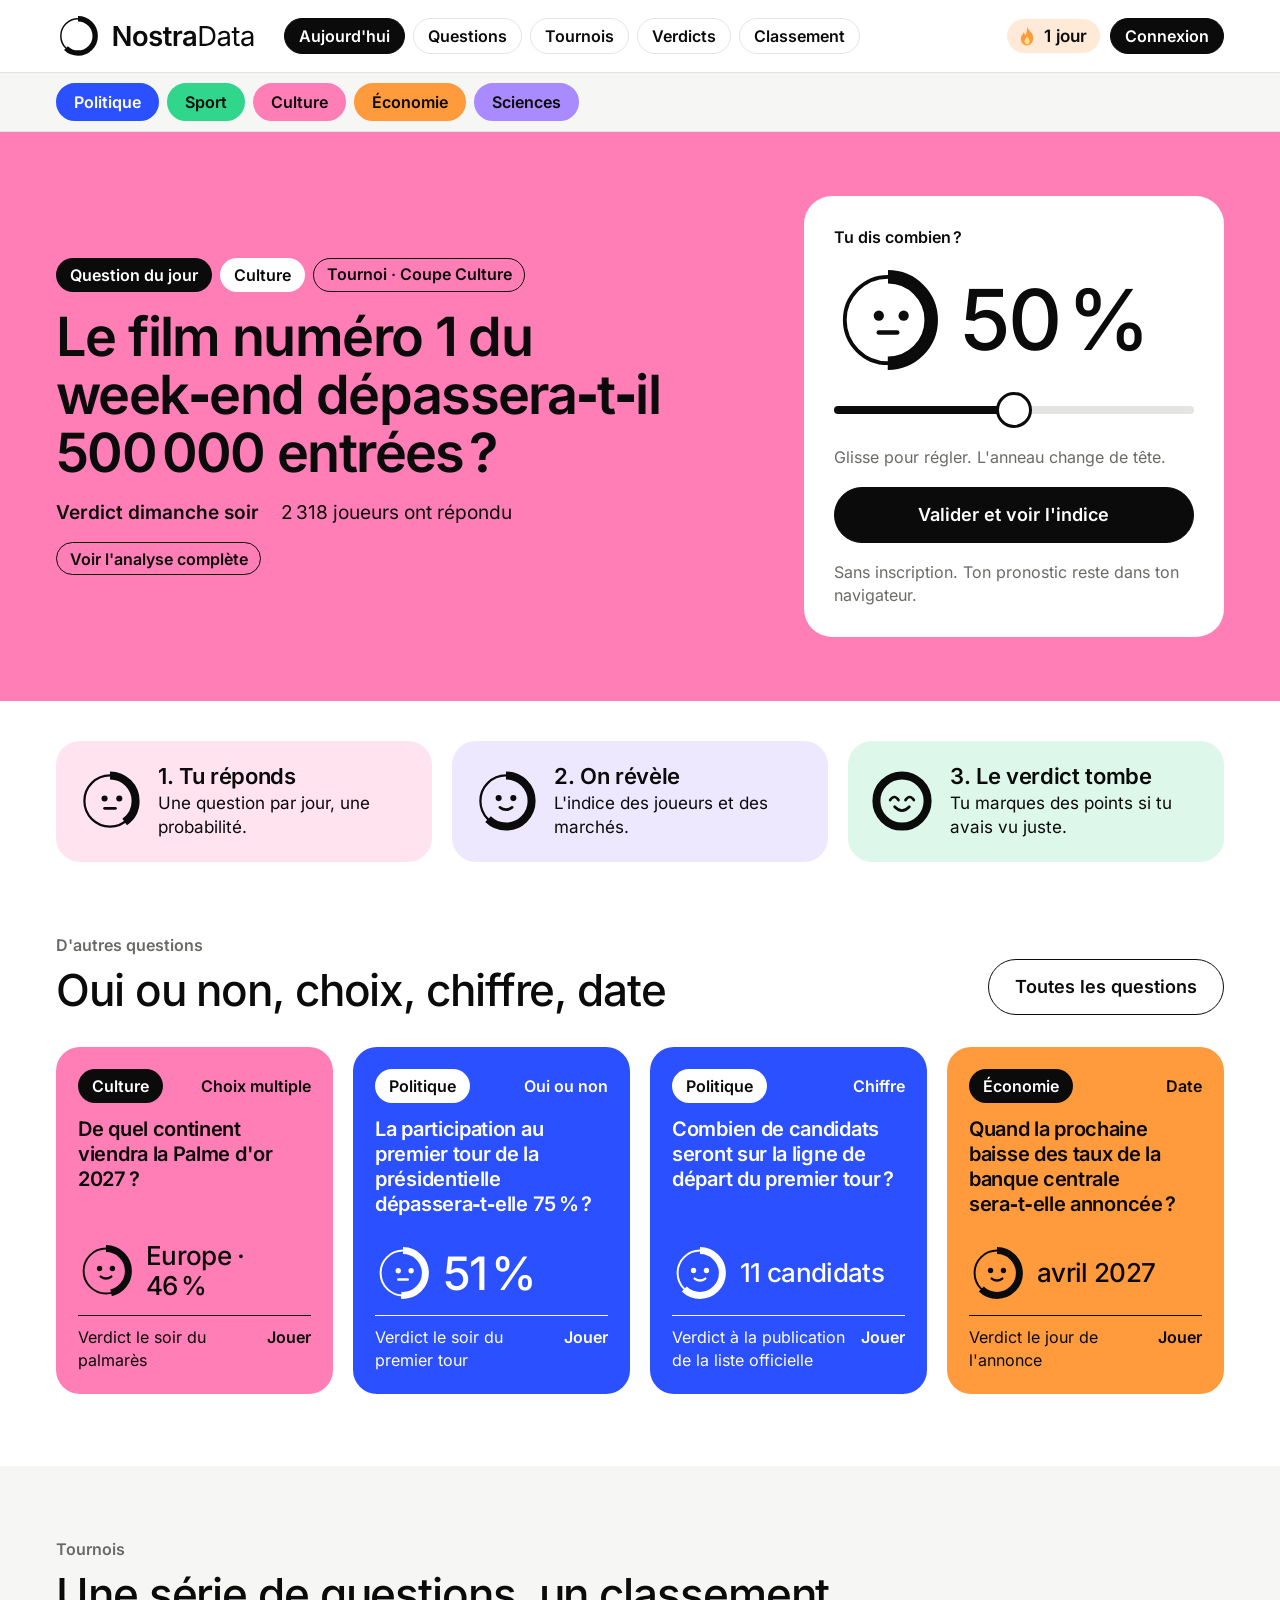
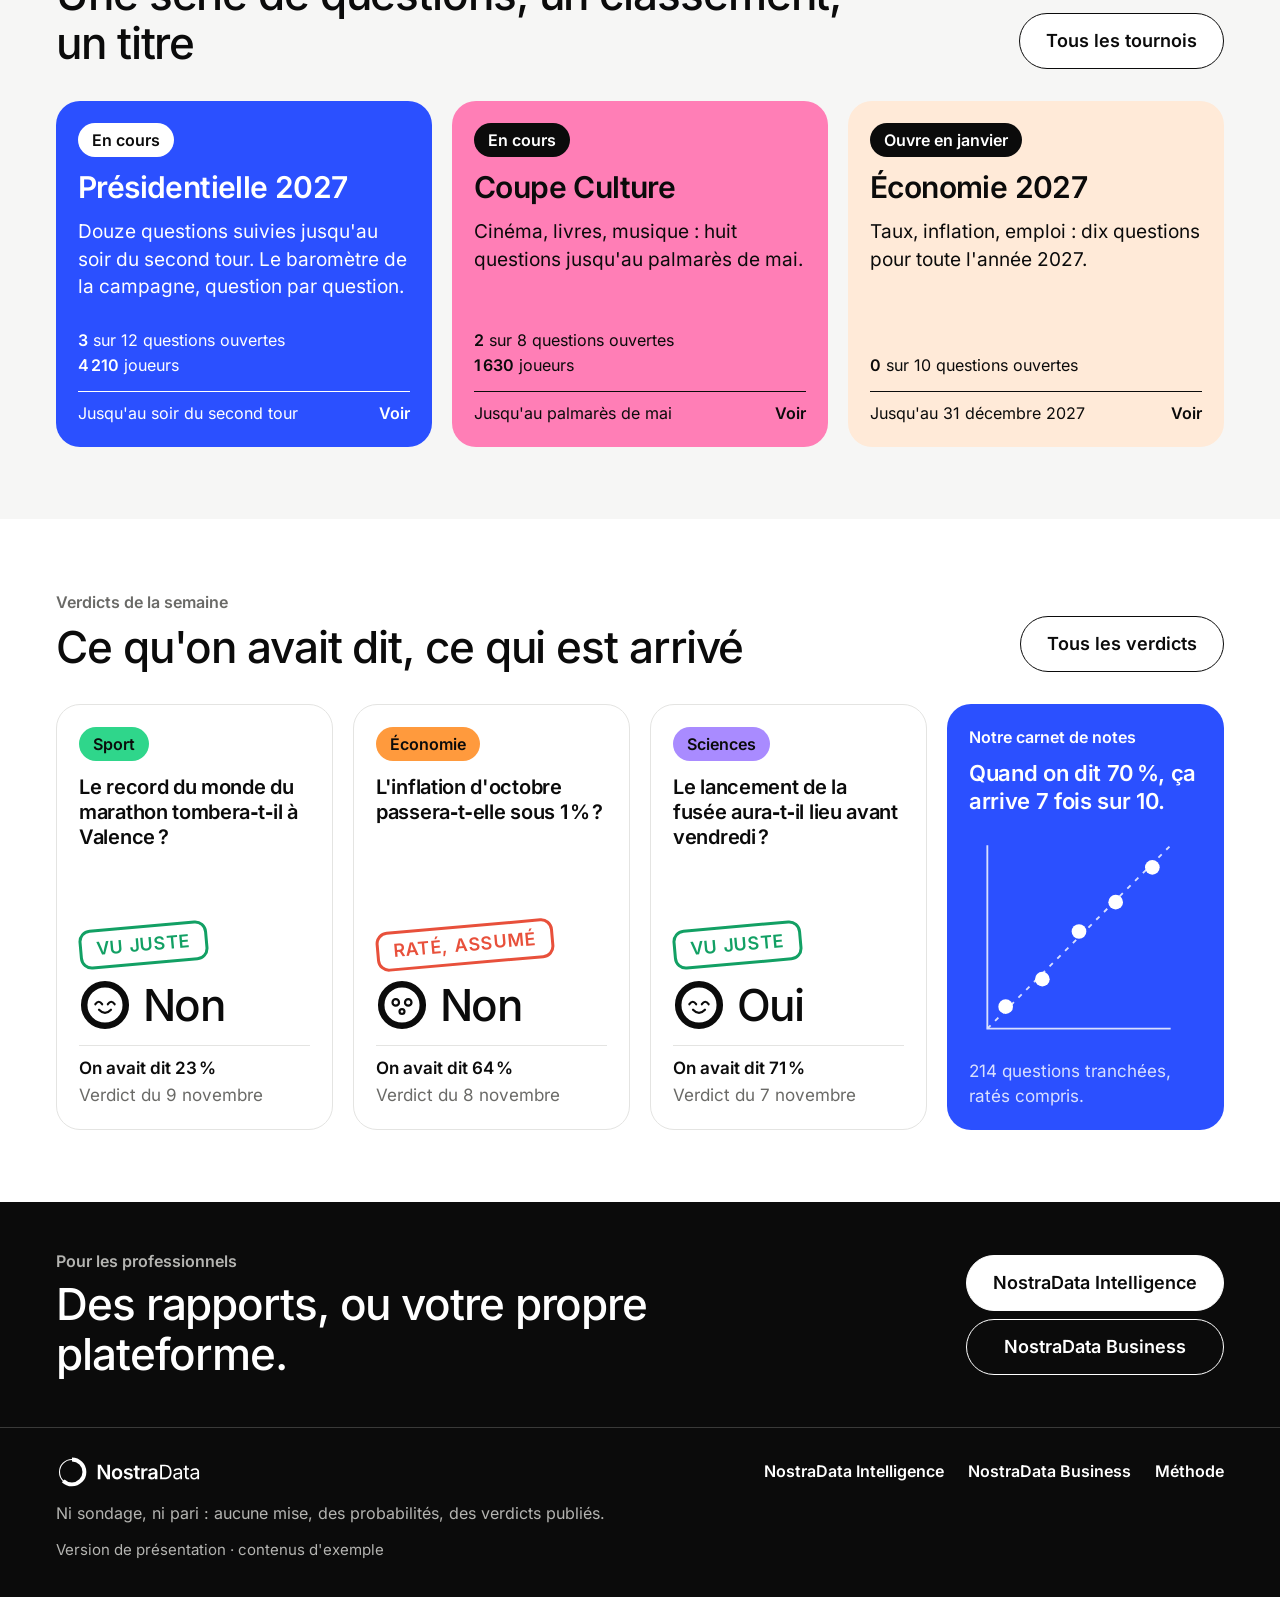
<file: index.html>
<!doctype html>
<html lang="fr">
<head>
<meta charset="utf-8">
<meta name="viewport" content="width=device-width, initial-scale=1">
<title>NostraData — L'avenir, en probabilités</title>
<meta name="description" content="Chaque jour, une question. Tu donnes ta probabilité, on te montre l'indice, et le verdict dit qui avait raison.">
<meta name="theme-color" content="#0B0B0B">
<link rel="icon" href="assets/img/favicon.svg" type="image/svg+xml">
<link rel="preload" href="assets/fonts/inter-latin-400-normal.woff2" as="font" type="font/woff2" crossorigin>
<link rel="preload" href="assets/fonts/inter-latin-600-normal.woff2" as="font" type="font/woff2" crossorigin>
<link rel="stylesheet" href="assets/css/style.css">
</head>
<body>
<header class="site-header">
  <div class="wrap header-row">
    <a class="brand" href="index.html" aria-label="NostraData, accueil"><img src="assets/img/logo.svg" alt="NostraData" width="200" height="44"></a>
    <nav class="tabs" aria-label="Navigation principale">
      <a class="tab is-active" href="index.html" aria-current="page">Aujourd'hui</a>
      <a class="tab" href="questions.html">Questions</a>
      <a class="tab" href="tournois.html">Tournois</a>
      <a class="tab" href="verdicts.html">Verdicts</a>
      <a class="tab" href="classement.html">Classement</a>
    </nav>
    <div class="header-right">
      <a class="streak" id="streak" href="profil.html" hidden></a>
      <a class="btn btn--petit" id="auth-link" href="connexion.html">Connexion</a>
    </div>
  </div>
  <div class="cats-bar">
    <nav class="wrap cats" id="cats" aria-label="Catégories"><a class="cat t-politique" href="questions.html?theme=politique">Politique</a><a class="cat t-sport" href="questions.html?theme=sport">Sport</a><a class="cat t-culture" href="questions.html?theme=culture">Culture</a><a class="cat t-economie" href="questions.html?theme=economie">Économie</a><a class="cat t-sciences" href="questions.html?theme=sciences">Sciences</a></nav>
  </div>
</header>
<main>
<section class="hero t-culture" id="hero">
  <div class="wrap hero-row">
    <div class="hero-text">
      <p class="defi-banner" id="defi-banner" hidden></p>
      <div class="hero-pills" id="q-pills"></div>
      <h1 id="q-text">La question du jour arrive.</h1>
      <div class="hero-meta"><span class="strong" id="q-verdict"></span><span id="q-players"></span></div>
      <div><a class="pill pill--contour" id="q-full" href="questions.html" hidden>Voir l'analyse complète</a></div>
    </div>
    <div class="play" id="play" data-question="today"><noscript>Active JavaScript pour jouer.</noscript></div>
  </div>
</section>

<section class="steps">
  <div class="wrap grid">
    <div class="step step--1"><span class="face" data-face="40,partage"></span><div><h3>1. Tu réponds</h3><p>Une question par jour, une probabilité.</p></div></div>
    <div class="step step--2"><span class="face" data-face="62,confiant"></span><div><h3>2. On révèle</h3><p>L'indice des joueurs et des marchés.</p></div></div>
    <div class="step step--3"><span class="face" data-face="100,sur"></span><div><h3>3. Le verdict tombe</h3><p>Tu marques des points si tu avais vu juste.</p></div></div>
  </div>
</section>

<section class="section">
  <div class="wrap stack">
    <div class="section-head">
      <div><p class="kicker">D'autres questions</p><h2 class="h2">Oui ou non, choix, chiffre, date</h2></div>
      <a class="btn btn--contour" href="questions.html">Toutes les questions</a>
    </div>
    <div class="grid" data-questions="autres" data-limit="4"></div>
  </div>
</section>

<section class="section section--gris">
  <div class="wrap stack">
    <div class="section-head">
      <div><p class="kicker">Tournois</p><h2 class="h2">Une série de questions, un classement, un titre</h2></div>
      <a class="btn btn--contour" href="tournois.html">Tous les tournois</a>
    </div>
    <div class="grid grid--large" data-tournaments data-limit="3"></div>
  </div>
</section>

<section class="section">
  <div class="wrap stack">
    <div class="section-head">
      <div><p class="kicker">Verdicts de la semaine</p><h2 class="h2">Ce qu'on avait dit, ce qui est arrivé</h2></div>
      <a class="btn btn--contour" href="verdicts.html">Tous les verdicts</a>
    </div>
    <div class="grid" id="verdicts-preview"></div>
  </div>
</section>
</main>
<section class="pro" id="pro">
  <div class="wrap pro-row">
    <div>
      <p class="kicker">Pour les professionnels</p>
      <h2 class="h2">Des rapports, ou votre propre plateforme.</h2>
    </div>
    <div class="pro-actions">
      <a class="btn btn--blanc" href="intelligence.html">NostraData Intelligence</a>
      <a class="btn btn--contour-blanc" href="business.html">NostraData Business</a>
    </div>
  </div>
</section>
<footer class="site-footer">
  <div class="wrap footer-row">
    <img src="assets/img/logo-blanc.svg" alt="NostraData" width="145" height="32">
    <nav class="footer-links" aria-label="Offres professionnelles">
      <a href="intelligence.html">NostraData Intelligence</a>
      <a href="business.html">NostraData Business</a>
      <a href="methode.html">Méthode</a>
    </nav>
    <p>Ni sondage, ni pari : aucune mise, des probabilités, des verdicts publiés.</p>
    <p class="footer-note">Version de présentation · contenus d'exemple</p>
  </div>
</footer>
<script src="assets/js/data.js"></script>
<script src="assets/js/app.js"></script>
<script src="assets/js/expert.js"></script>
</body>
</html>
</file>
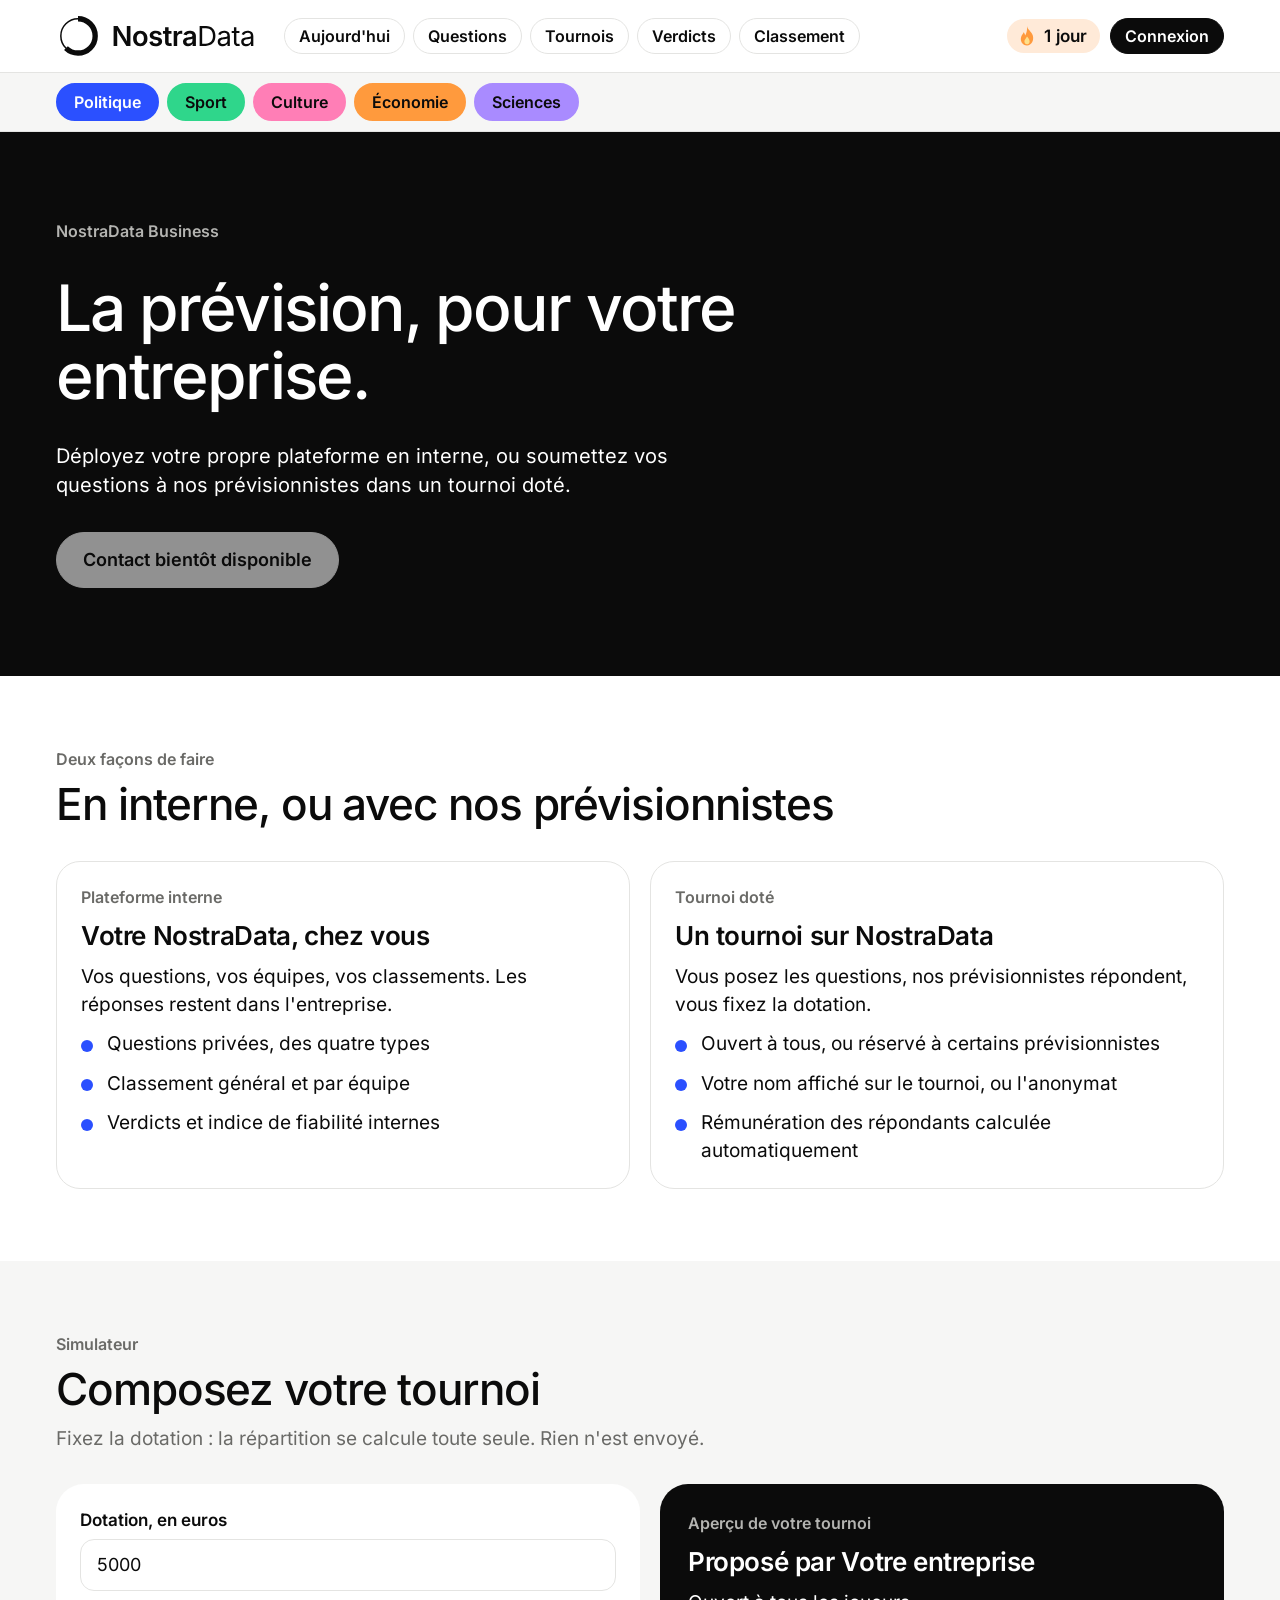
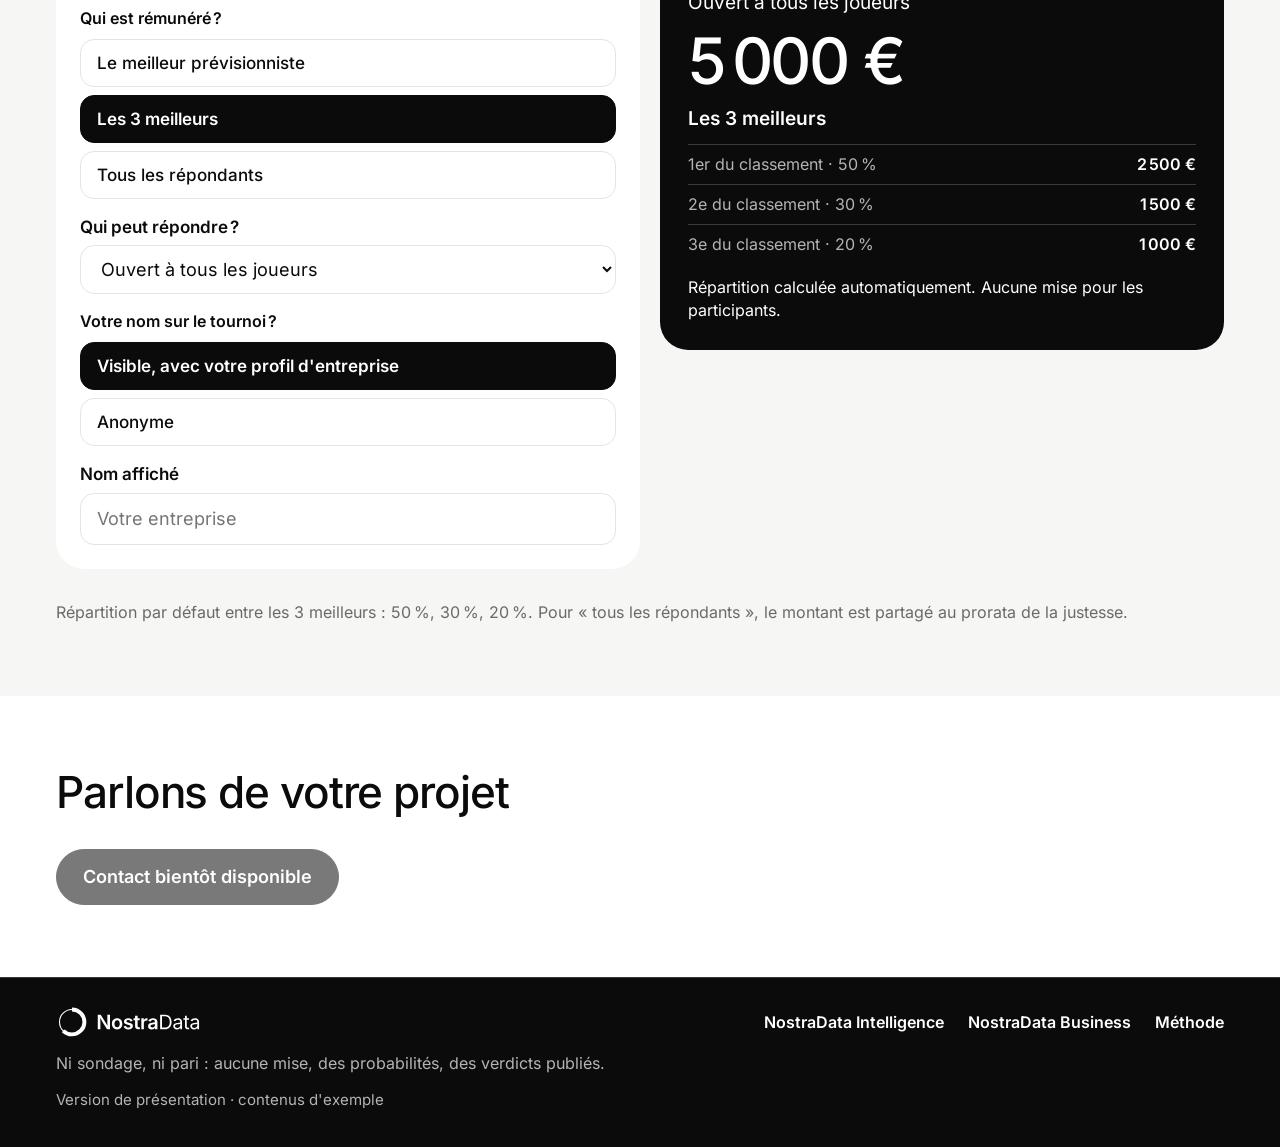
<file: business.html>
<!doctype html>
<html lang="fr">
<head>
<meta charset="utf-8">
<meta name="viewport" content="width=device-width, initial-scale=1">
<title>NostraData Business — La prévision pour votre entreprise</title>
<meta name="description" content="NostraData Business : votre plateforme de prévision interne, ou un tournoi soumis à nos prévisionnistes avec la dotation de votre choix.">
<meta name="theme-color" content="#0B0B0B">
<link rel="icon" href="assets/img/favicon.svg" type="image/svg+xml">
<link rel="preload" href="assets/fonts/inter-latin-400-normal.woff2" as="font" type="font/woff2" crossorigin>
<link rel="preload" href="assets/fonts/inter-latin-600-normal.woff2" as="font" type="font/woff2" crossorigin>
<link rel="stylesheet" href="assets/css/style.css">
</head>
<body>
<header class="site-header">
  <div class="wrap header-row">
    <a class="brand" href="index.html" aria-label="NostraData, accueil"><img src="assets/img/logo.svg" alt="NostraData" width="200" height="44"></a>
    <nav class="tabs" aria-label="Navigation principale">
      <a class="tab" href="index.html">Aujourd'hui</a>
      <a class="tab" href="questions.html">Questions</a>
      <a class="tab" href="tournois.html">Tournois</a>
      <a class="tab" href="verdicts.html">Verdicts</a>
      <a class="tab" href="classement.html">Classement</a>
    </nav>
    <div class="header-right">
      <a class="streak" id="streak" href="profil.html" hidden></a>
      <a class="btn btn--petit" id="auth-link" href="connexion.html">Connexion</a>
    </div>
  </div>
  <div class="cats-bar">
    <nav class="wrap cats" id="cats" aria-label="Catégories"><a class="cat t-politique" href="questions.html?theme=politique">Politique</a><a class="cat t-sport" href="questions.html?theme=sport">Sport</a><a class="cat t-culture" href="questions.html?theme=culture">Culture</a><a class="cat t-economie" href="questions.html?theme=economie">Économie</a><a class="cat t-sciences" href="questions.html?theme=sciences">Sciences</a></nav>
  </div>
</header>
<main class="institut">
<section class="inst-hero">
  <div class="wrap stack">
    <p class="kicker">NostraData Business</p>
    <h1>La prévision, pour votre entreprise.</h1>
    <p class="hero-lead">Déployez votre propre plateforme en interne, ou soumettez vos questions à nos prévisionnistes dans un tournoi doté.</p>
    <div><a class="btn btn--blanc" data-contact="NostraData Business" href="#contact">Demander une démo</a></div>
  </div>
</section>

<section class="section">
  <div class="wrap stack">
    <div class="section-head">
      <div><p class="kicker">Deux façons de faire</p><h2 class="h2">En interne, ou avec nos prévisionnistes</h2></div>
    </div>
    <div class="grid grid--large">
      <div class="offer"><p class="kicker">Plateforme interne</p><h3 class="h3">Votre NostraData, chez vous</h3><p>Vos questions, vos équipes, vos classements. Les réponses restent dans l'entreprise.</p><ul class="ticks"><li>Questions privées, des quatre types</li><li>Classement général et par équipe</li><li>Verdicts et indice de fiabilité internes</li></ul></div>
      <div class="offer"><p class="kicker">Tournoi doté</p><h3 class="h3">Un tournoi sur NostraData</h3><p>Vous posez les questions, nos prévisionnistes répondent, vous fixez la dotation.</p><ul class="ticks"><li>Ouvert à tous, ou réservé à certains prévisionnistes</li><li>Votre nom affiché sur le tournoi, ou l'anonymat</li><li>Rémunération des répondants calculée automatiquement</li></ul></div>
    </div>
  </div>
</section>
<section class="section section--gris">
  <div class="wrap stack">
    <div class="section-head">
      <div><p class="kicker">Simulateur</p><h2 class="h2">Composez votre tournoi</h2><p class="muted">Fixez la dotation : la répartition se calcule toute seule. Rien n'est envoyé.</p></div>
    </div>
    <div class="sim">
      <form class="sim-form fields" id="sim-form">
        <div class="field">
          <label for="sim-amount">Dotation, en euros</label>
          <input id="sim-amount" name="amount" type="number" min="0" max="1000000" step="500" value="5000" inputmode="numeric">
        </div>
        <fieldset class="options">
          <legend class="play-label">Qui est rémunéré ?</legend>
          <label class="option"><input type="radio" name="mode" value="meilleur"><span>Le meilleur prévisionniste</span></label>
          <label class="option"><input type="radio" name="mode" value="trois" checked><span>Les 3 meilleurs</span></label>
          <label class="option"><input type="radio" name="mode" value="tous"><span>Tous les répondants</span></label>
        </fieldset>
        <div class="field" id="sim-n-field" hidden>
          <label for="sim-n" id="sim-n-label">Répondants attendus</label>
          <input class="slider" id="sim-n" name="n" type="range" min="50" max="2000" step="10" value="300">
        </div>
        <div class="field">
          <label for="sim-audience">Qui peut répondre ?</label>
          <select id="sim-audience" name="audience">
            <option>Ouvert à tous les joueurs</option>
            <option>Réservé aux Augures et aux Oracles</option>
            <option>Réservé aux Oracles</option>
            <option>Réservé aux meilleurs d'une catégorie</option>
          </select>
        </div>
        <fieldset class="options">
          <legend class="play-label">Votre nom sur le tournoi ?</legend>
          <label class="option"><input type="radio" name="visible" value="oui" checked><span>Visible, avec votre profil d'entreprise</span></label>
          <label class="option"><input type="radio" name="visible" value="non"><span>Anonyme</span></label>
        </fieldset>
        <div class="field" id="sim-name-field">
          <label for="sim-name">Nom affiché</label>
          <input id="sim-name" name="name" type="text" maxlength="40" placeholder="Votre entreprise" autocomplete="organization">
        </div>
      </form>
      <div class="sim-out" id="sim-out" aria-live="polite"></div>
    </div>
    <p class="small muted">Répartition par défaut entre les 3 meilleurs : 50 %, 30 %, 20 %. Pour « tous les répondants », le montant est partagé au prorata de la justesse.</p>
  </div>
</section>
<section class="section" id="contact">
  <div class="wrap stack">
    <h2 class="h2">Parlons de votre projet</h2>
    <div><a class="btn" data-contact="NostraData Business" href="#contact">Demander une démo</a></div>
  </div>
</section>
</main>
<footer class="site-footer">
  <div class="wrap footer-row">
    <img src="assets/img/logo-blanc.svg" alt="NostraData" width="145" height="32">
    <nav class="footer-links" aria-label="Offres professionnelles">
      <a href="intelligence.html">NostraData Intelligence</a>
      <a href="business.html">NostraData Business</a>
      <a href="methode.html">Méthode</a>
    </nav>
    <p>Ni sondage, ni pari : aucune mise, des probabilités, des verdicts publiés.</p>
    <p class="footer-note">Version de présentation · contenus d'exemple</p>
  </div>
</footer>
<script src="assets/js/data.js"></script>
<script src="assets/js/app.js"></script>
<script src="assets/js/expert.js"></script>
</body>
</html>
</file>
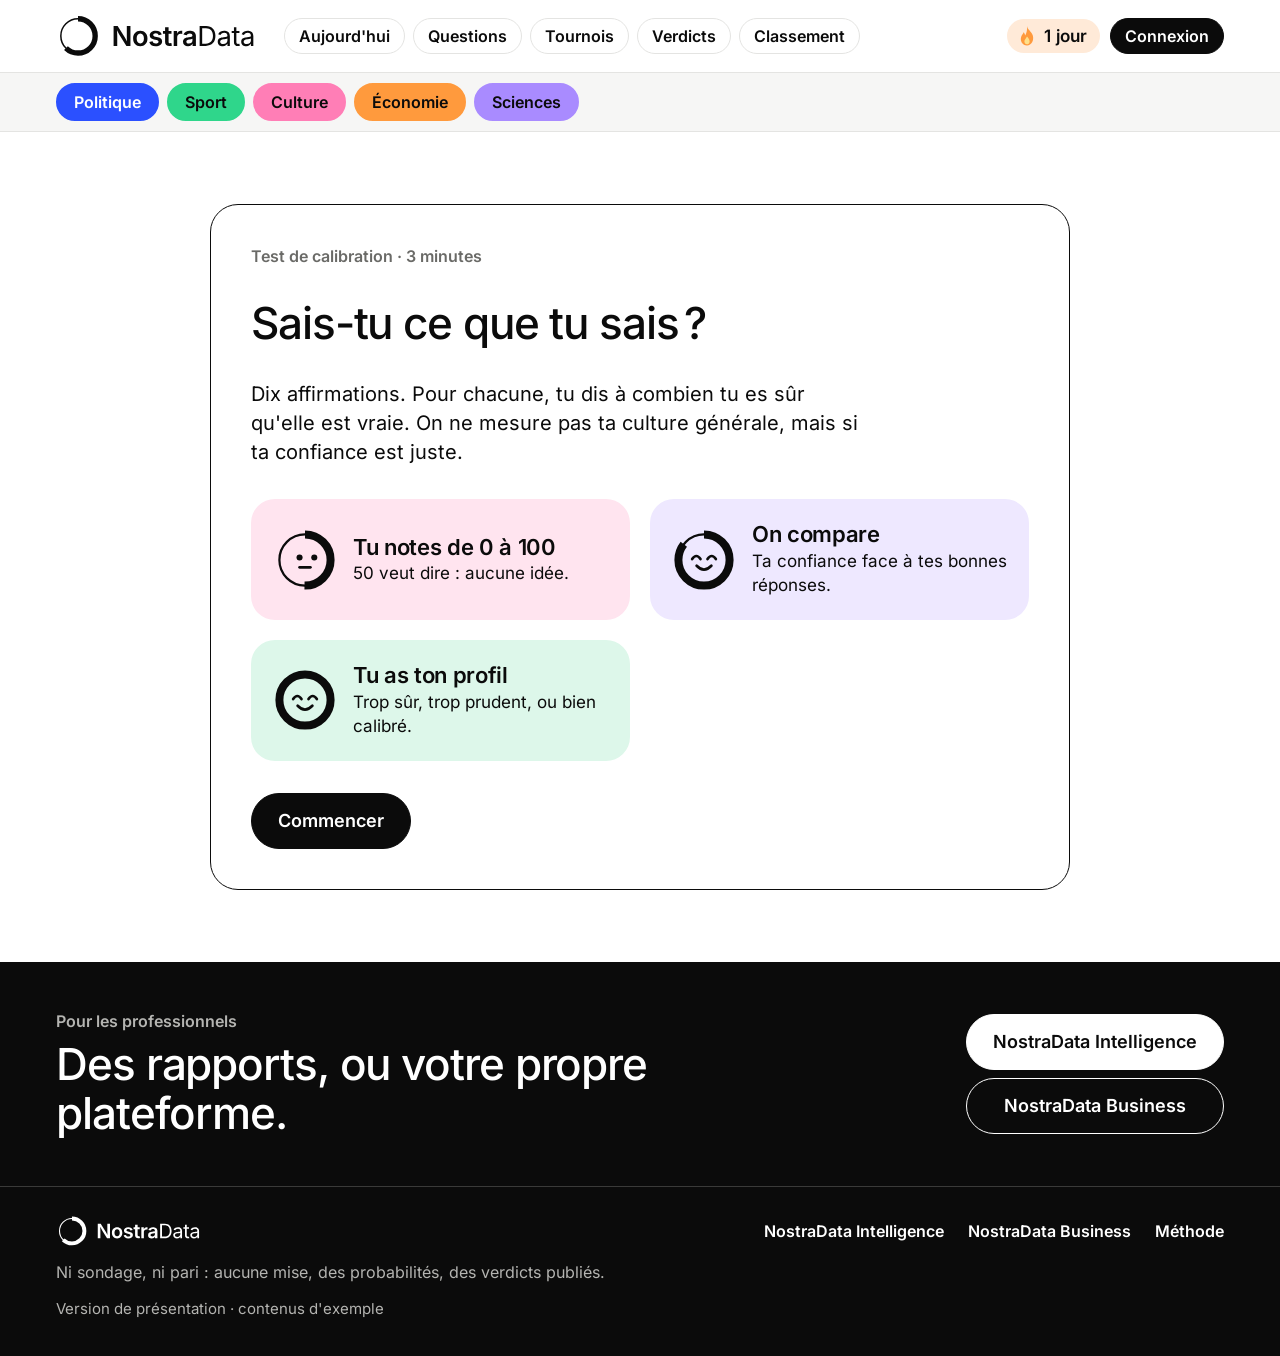
<file: calibration.html>
<!doctype html>
<html lang="fr">
<head>
<meta charset="utf-8">
<meta name="viewport" content="width=device-width, initial-scale=1">
<title>Test de calibration — NostraData</title>
<meta name="description" content="Dix affirmations pour savoir si ta confiance est juste : le test de calibration de NostraData.">
<meta name="theme-color" content="#0B0B0B">
<link rel="icon" href="assets/img/favicon.svg" type="image/svg+xml">
<link rel="preload" href="assets/fonts/inter-latin-400-normal.woff2" as="font" type="font/woff2" crossorigin>
<link rel="preload" href="assets/fonts/inter-latin-600-normal.woff2" as="font" type="font/woff2" crossorigin>
<link rel="stylesheet" href="assets/css/style.css">
</head>
<body>
<header class="site-header">
  <div class="wrap header-row">
    <a class="brand" href="index.html" aria-label="NostraData, accueil"><img src="assets/img/logo.svg" alt="NostraData" width="200" height="44"></a>
    <nav class="tabs" aria-label="Navigation principale">
      <a class="tab" href="index.html">Aujourd'hui</a>
      <a class="tab" href="questions.html">Questions</a>
      <a class="tab" href="tournois.html">Tournois</a>
      <a class="tab" href="verdicts.html">Verdicts</a>
      <a class="tab" href="classement.html">Classement</a>
    </nav>
    <div class="header-right">
      <a class="streak" id="streak" href="profil.html" hidden></a>
      <a class="btn btn--petit" id="auth-link" href="connexion.html">Connexion</a>
    </div>
  </div>
  <div class="cats-bar">
    <nav class="wrap cats" id="cats" aria-label="Catégories"><a class="cat t-politique" href="questions.html?theme=politique">Politique</a><a class="cat t-sport" href="questions.html?theme=sport">Sport</a><a class="cat t-culture" href="questions.html?theme=culture">Culture</a><a class="cat t-economie" href="questions.html?theme=economie">Économie</a><a class="cat t-sciences" href="questions.html?theme=sciences">Sciences</a></nav>
  </div>
</header>
<main>
<section class="section">
  <div class="wrap">
    <div class="calib-box stack" id="calib">
      <p class="kicker">Test de calibration · 3 minutes</p>
      <h1 class="h2">Sais-tu ce que tu sais ?</h1>
      <p class="hero-lead">Dix affirmations. Pour chacune, tu dis à combien tu es sûr qu'elle est vraie. On ne mesure pas ta culture générale, mais si ta confiance est juste.</p>
      <div class="grid">
        <div class="step step--1"><span class="face" data-face="50,partage"></span><div><h3>Tu notes de 0 à 100</h3><p>50 veut dire : aucune idée.</p></div></div>
        <div class="step step--2"><span class="face" data-face="85,sur"></span><div><h3>On compare</h3><p>Ta confiance face à tes bonnes réponses.</p></div></div>
        <div class="step step--3"><span class="face" data-face="100,sur"></span><div><h3>Tu as ton profil</h3><p>Trop sûr, trop prudent, ou bien calibré.</p></div></div>
      </div>
      <div><button class="btn" type="button" id="calib-start">Commencer</button></div>
    </div>
  </div>
</section>
</main>
<section class="pro" id="pro">
  <div class="wrap pro-row">
    <div>
      <p class="kicker">Pour les professionnels</p>
      <h2 class="h2">Des rapports, ou votre propre plateforme.</h2>
    </div>
    <div class="pro-actions">
      <a class="btn btn--blanc" href="intelligence.html">NostraData Intelligence</a>
      <a class="btn btn--contour-blanc" href="business.html">NostraData Business</a>
    </div>
  </div>
</section>
<footer class="site-footer">
  <div class="wrap footer-row">
    <img src="assets/img/logo-blanc.svg" alt="NostraData" width="145" height="32">
    <nav class="footer-links" aria-label="Offres professionnelles">
      <a href="intelligence.html">NostraData Intelligence</a>
      <a href="business.html">NostraData Business</a>
      <a href="methode.html">Méthode</a>
    </nav>
    <p>Ni sondage, ni pari : aucune mise, des probabilités, des verdicts publiés.</p>
    <p class="footer-note">Version de présentation · contenus d'exemple</p>
  </div>
</footer>
<script src="assets/js/data.js"></script>
<script src="assets/js/app.js"></script>
<script src="assets/js/expert.js"></script>
</body>
</html>
</file>
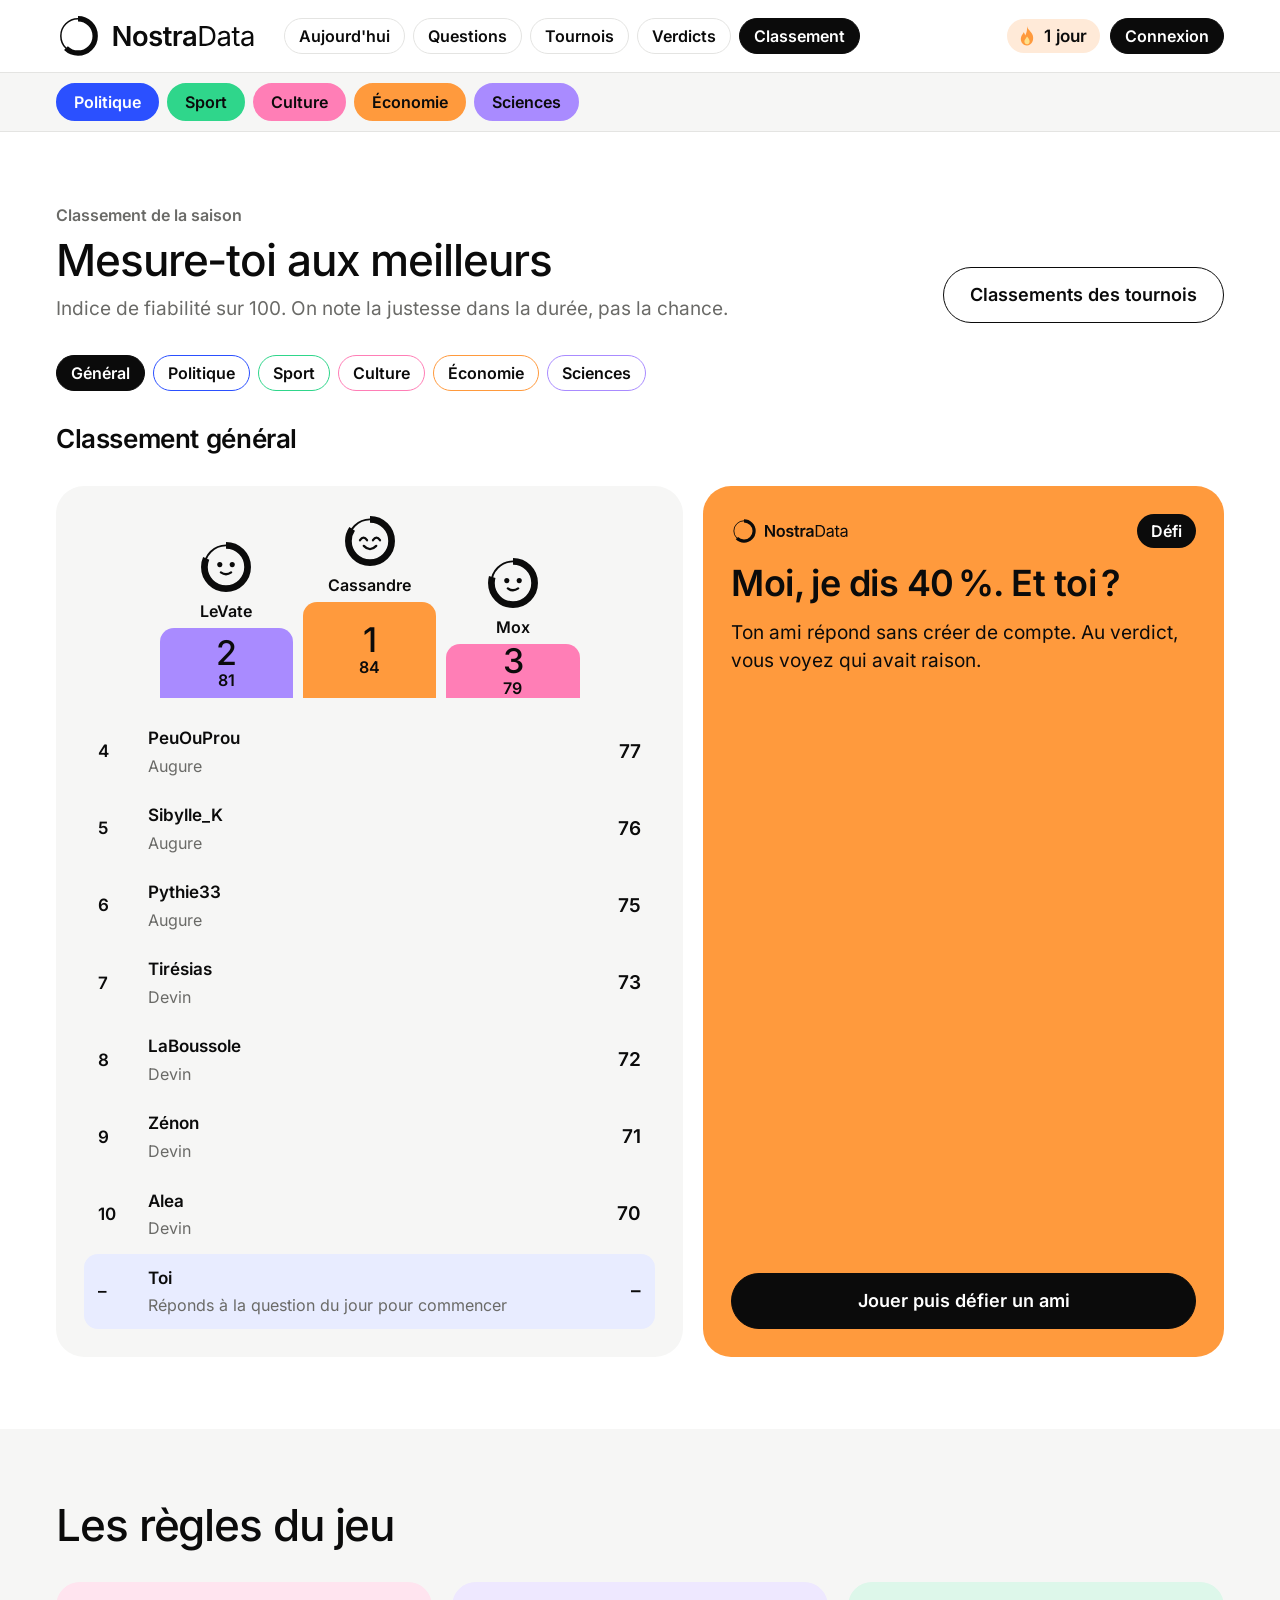
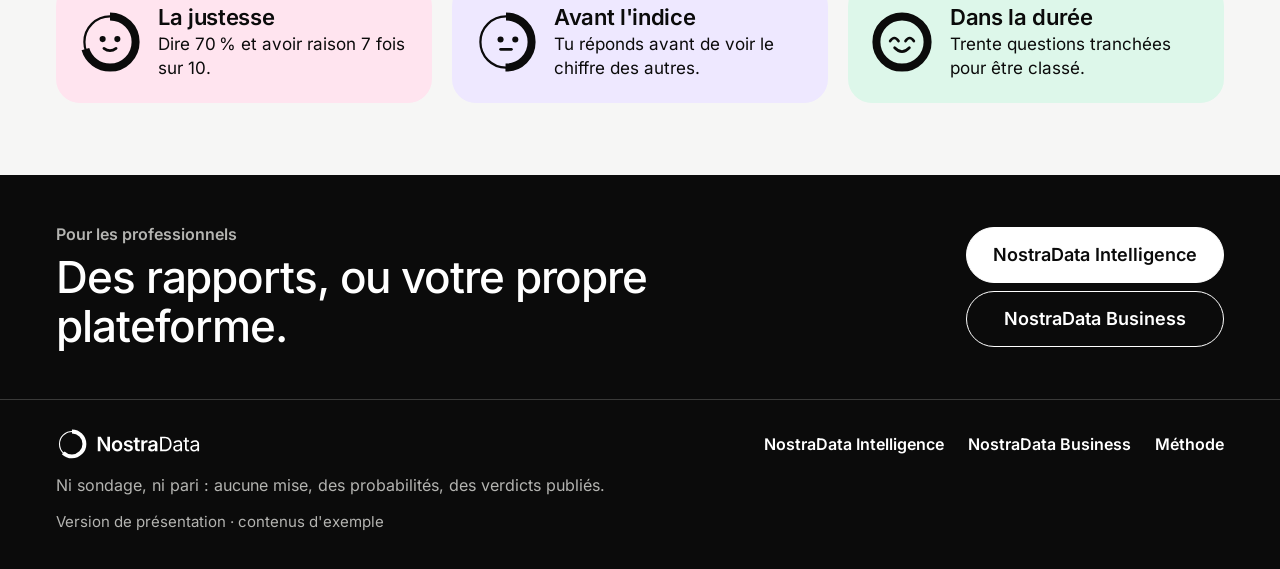
<file: classement.html>
<!doctype html>
<html lang="fr">
<head>
<meta charset="utf-8">
<meta name="viewport" content="width=device-width, initial-scale=1">
<title>Classement — NostraData</title>
<meta name="description" content="Le classement des meilleurs prévisionnistes de NostraData : la justesse dans la durée, pas la chance.">
<meta name="theme-color" content="#0B0B0B">
<link rel="icon" href="assets/img/favicon.svg" type="image/svg+xml">
<link rel="preload" href="assets/fonts/inter-latin-400-normal.woff2" as="font" type="font/woff2" crossorigin>
<link rel="preload" href="assets/fonts/inter-latin-600-normal.woff2" as="font" type="font/woff2" crossorigin>
<link rel="stylesheet" href="assets/css/style.css">
</head>
<body>
<header class="site-header">
  <div class="wrap header-row">
    <a class="brand" href="index.html" aria-label="NostraData, accueil"><img src="assets/img/logo.svg" alt="NostraData" width="200" height="44"></a>
    <nav class="tabs" aria-label="Navigation principale">
      <a class="tab" href="index.html">Aujourd'hui</a>
      <a class="tab" href="questions.html">Questions</a>
      <a class="tab" href="tournois.html">Tournois</a>
      <a class="tab" href="verdicts.html">Verdicts</a>
      <a class="tab is-active" href="classement.html" aria-current="page">Classement</a>
    </nav>
    <div class="header-right">
      <a class="streak" id="streak" href="profil.html" hidden></a>
      <a class="btn btn--petit" id="auth-link" href="connexion.html">Connexion</a>
    </div>
  </div>
  <div class="cats-bar">
    <nav class="wrap cats" id="cats" aria-label="Catégories"><a class="cat t-politique" href="questions.html?theme=politique">Politique</a><a class="cat t-sport" href="questions.html?theme=sport">Sport</a><a class="cat t-culture" href="questions.html?theme=culture">Culture</a><a class="cat t-economie" href="questions.html?theme=economie">Économie</a><a class="cat t-sciences" href="questions.html?theme=sciences">Sciences</a></nav>
  </div>
</header>
<main>
<section class="section">
  <div class="wrap stack">
    <div class="section-head">
      <div><p class="kicker">Classement de la saison</p><h1 class="h2">Mesure-toi aux meilleurs</h1><p class="muted">Indice de fiabilité sur 100. On note la justesse dans la durée, pas la chance.</p></div>
      <a class="btn btn--contour" href="tournois.html">Classements des tournois</a>
    </div>
    <div class="filters" id="board-filters" role="group" aria-label="Classement général ou par catégorie"></div>
    <h2 class="h3" id="board-label">Classement général</h2>
    <div class="duo-cols">
    <div class="board">
      <div class="podium" id="podium"></div>
      <ol class="rank-list" id="rank-list" data-limit="10"></ol>
    </div>
    <aside class="defi">
      <div class="defi-top"><img src="assets/img/logo.svg" alt="" width="118" height="26"><span class="pill">Défi</span></div>
      <h3>Moi, je dis 40 %. Et toi ?</h3>
      <p>Ton ami répond sans créer de compte. Au verdict, vous voyez qui avait raison.</p>
      <div class="spacer"></div>
      <a class="btn btn--plein" href="index.html">Jouer puis défier un ami</a>
    </aside>
    </div>
  </div>
</section>
<section class="section section--gris">
  <div class="wrap stack">
    <h2 class="h2">Les règles du jeu</h2>
    <div class="grid">
      <div class="step step--1"><span class="face" data-face="70,confiant"></span><div><h3>La justesse</h3><p>Dire 70 % et avoir raison 7 fois sur 10.</p></div></div>
      <div class="step step--2"><span class="face" data-face="50,partage"></span><div><h3>Avant l'indice</h3><p>Tu réponds avant de voir le chiffre des autres.</p></div></div>
      <div class="step step--3"><span class="face" data-face="100,sur"></span><div><h3>Dans la durée</h3><p>Trente questions tranchées pour être classé.</p></div></div>
    </div>
  </div>
</section>
</main>
<section class="pro" id="pro">
  <div class="wrap pro-row">
    <div>
      <p class="kicker">Pour les professionnels</p>
      <h2 class="h2">Des rapports, ou votre propre plateforme.</h2>
    </div>
    <div class="pro-actions">
      <a class="btn btn--blanc" href="intelligence.html">NostraData Intelligence</a>
      <a class="btn btn--contour-blanc" href="business.html">NostraData Business</a>
    </div>
  </div>
</section>
<footer class="site-footer">
  <div class="wrap footer-row">
    <img src="assets/img/logo-blanc.svg" alt="NostraData" width="145" height="32">
    <nav class="footer-links" aria-label="Offres professionnelles">
      <a href="intelligence.html">NostraData Intelligence</a>
      <a href="business.html">NostraData Business</a>
      <a href="methode.html">Méthode</a>
    </nav>
    <p>Ni sondage, ni pari : aucune mise, des probabilités, des verdicts publiés.</p>
    <p class="footer-note">Version de présentation · contenus d'exemple</p>
  </div>
</footer>
<script src="assets/js/data.js"></script>
<script src="assets/js/app.js"></script>
<script src="assets/js/expert.js"></script>
</body>
</html>
</file>
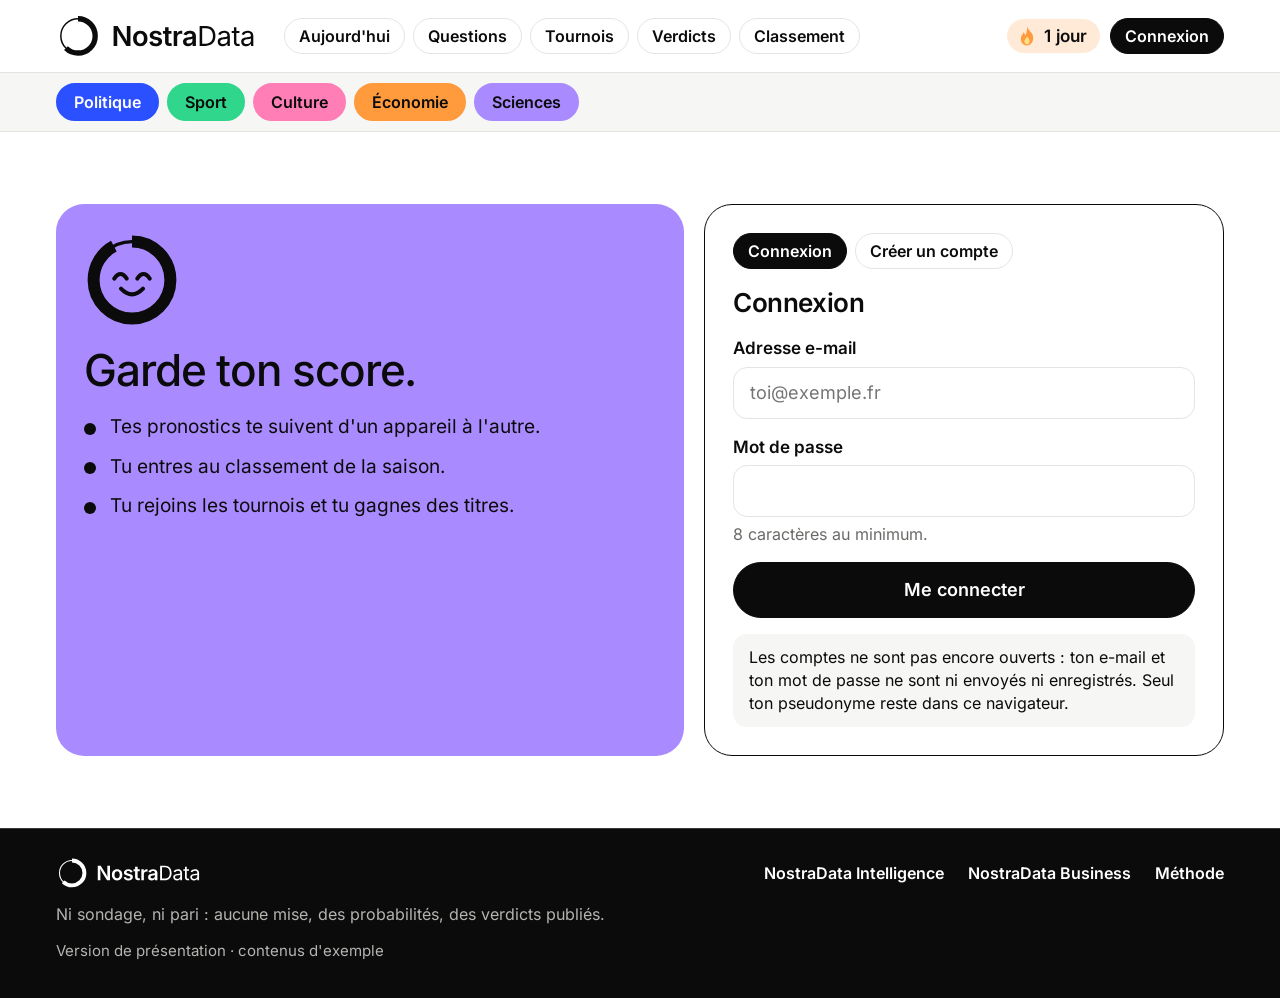
<file: connexion.html>
<!doctype html>
<html lang="fr">
<head>
<meta charset="utf-8">
<meta name="viewport" content="width=device-width, initial-scale=1">
<title>Connexion — NostraData</title>
<meta name="description" content="Connecte-toi à NostraData pour garder ton score, entrer au classement et rejoindre les tournois.">
<meta name="theme-color" content="#0B0B0B">
<link rel="icon" href="assets/img/favicon.svg" type="image/svg+xml">
<link rel="preload" href="assets/fonts/inter-latin-400-normal.woff2" as="font" type="font/woff2" crossorigin>
<link rel="preload" href="assets/fonts/inter-latin-600-normal.woff2" as="font" type="font/woff2" crossorigin>
<link rel="stylesheet" href="assets/css/style.css">
</head>
<body>
<header class="site-header">
  <div class="wrap header-row">
    <a class="brand" href="index.html" aria-label="NostraData, accueil"><img src="assets/img/logo.svg" alt="NostraData" width="200" height="44"></a>
    <nav class="tabs" aria-label="Navigation principale">
      <a class="tab" href="index.html">Aujourd'hui</a>
      <a class="tab" href="questions.html">Questions</a>
      <a class="tab" href="tournois.html">Tournois</a>
      <a class="tab" href="verdicts.html">Verdicts</a>
      <a class="tab" href="classement.html">Classement</a>
    </nav>
    <div class="header-right">
      <a class="streak" id="streak" href="profil.html" hidden></a>
      <a class="btn btn--petit" id="auth-link" href="connexion.html">Connexion</a>
    </div>
  </div>
  <div class="cats-bar">
    <nav class="wrap cats" id="cats" aria-label="Catégories"><a class="cat t-politique" href="questions.html?theme=politique">Politique</a><a class="cat t-sport" href="questions.html?theme=sport">Sport</a><a class="cat t-culture" href="questions.html?theme=culture">Culture</a><a class="cat t-economie" href="questions.html?theme=economie">Économie</a><a class="cat t-sciences" href="questions.html?theme=sciences">Sciences</a></nav>
  </div>
</header>
<main>
<section class="section">
  <div class="wrap auth">
    <div class="auth-pitch">
      <span class="face" data-face="92,sur"></span>
      <h1 class="h2">Garde ton score.</h1>
      <ul class="ticks">
        <li>Tes pronostics te suivent d'un appareil à l'autre.</li>
        <li>Tu entres au classement de la saison.</li>
        <li>Tu rejoins les tournois et tu gagnes des titres.</li>
      </ul>
    </div>

    <div class="auth-card" id="auth-panel">
      <div class="filters" role="group" aria-label="Connexion ou création de compte">
        <button type="button" class="filter" data-auth-tab="connexion" aria-pressed="true">Connexion</button>
        <button type="button" class="filter" data-auth-tab="inscription" aria-pressed="false">Créer un compte</button>
      </div>
      <h2 class="h3" id="auth-title">Connexion</h2>
      <form id="auth-form" class="fields">
        <div class="field" id="field-pseudo" hidden>
          <label for="pseudo">Pseudonyme</label>
          <input id="pseudo" name="pseudo" type="text" autocomplete="nickname" maxlength="20" placeholder="Cassandre">
          <p class="small muted">C'est le nom affiché au classement.</p>
        </div>
        <div class="field">
          <label for="email">Adresse e-mail</label>
          <input id="email" name="email" type="email" autocomplete="email" required placeholder="toi@exemple.fr">
        </div>
        <div class="field">
          <label for="password">Mot de passe</label>
          <input id="password" name="password" type="password" autocomplete="current-password" required minlength="8">
          <p class="small muted">8 caractères au minimum.</p>
        </div>
        <button class="btn btn--plein" type="submit" id="auth-submit">Me connecter</button>
        <p class="small demo-note">Les comptes ne sont pas encore ouverts : ton e-mail et ton mot de passe ne sont ni envoyés ni enregistrés. Seul ton pseudonyme reste dans ce navigateur.</p>
      </form>
    </div>

    <div class="auth-card" id="auth-account" hidden>
      <p class="kicker">Connecté</p>
      <h2 class="h3" id="account-pseudo"></h2>
      <p id="account-count"></p>
      <a class="btn btn--plein" href="profil.html">Voir mon profil public</a>
      <a class="btn btn--contour btn--plein" href="index.html">Jouer la question du jour</a>
      <button class="link-btn" type="button" id="logout">Me déconnecter</button>
    </div>
  </div>
</section>
</main>
<footer class="site-footer">
  <div class="wrap footer-row">
    <img src="assets/img/logo-blanc.svg" alt="NostraData" width="145" height="32">
    <nav class="footer-links" aria-label="Offres professionnelles">
      <a href="intelligence.html">NostraData Intelligence</a>
      <a href="business.html">NostraData Business</a>
      <a href="methode.html">Méthode</a>
    </nav>
    <p>Ni sondage, ni pari : aucune mise, des probabilités, des verdicts publiés.</p>
    <p class="footer-note">Version de présentation · contenus d'exemple</p>
  </div>
</footer>
<script src="assets/js/data.js"></script>
<script src="assets/js/app.js"></script>
<script src="assets/js/expert.js"></script>
</body>
</html>
</file>
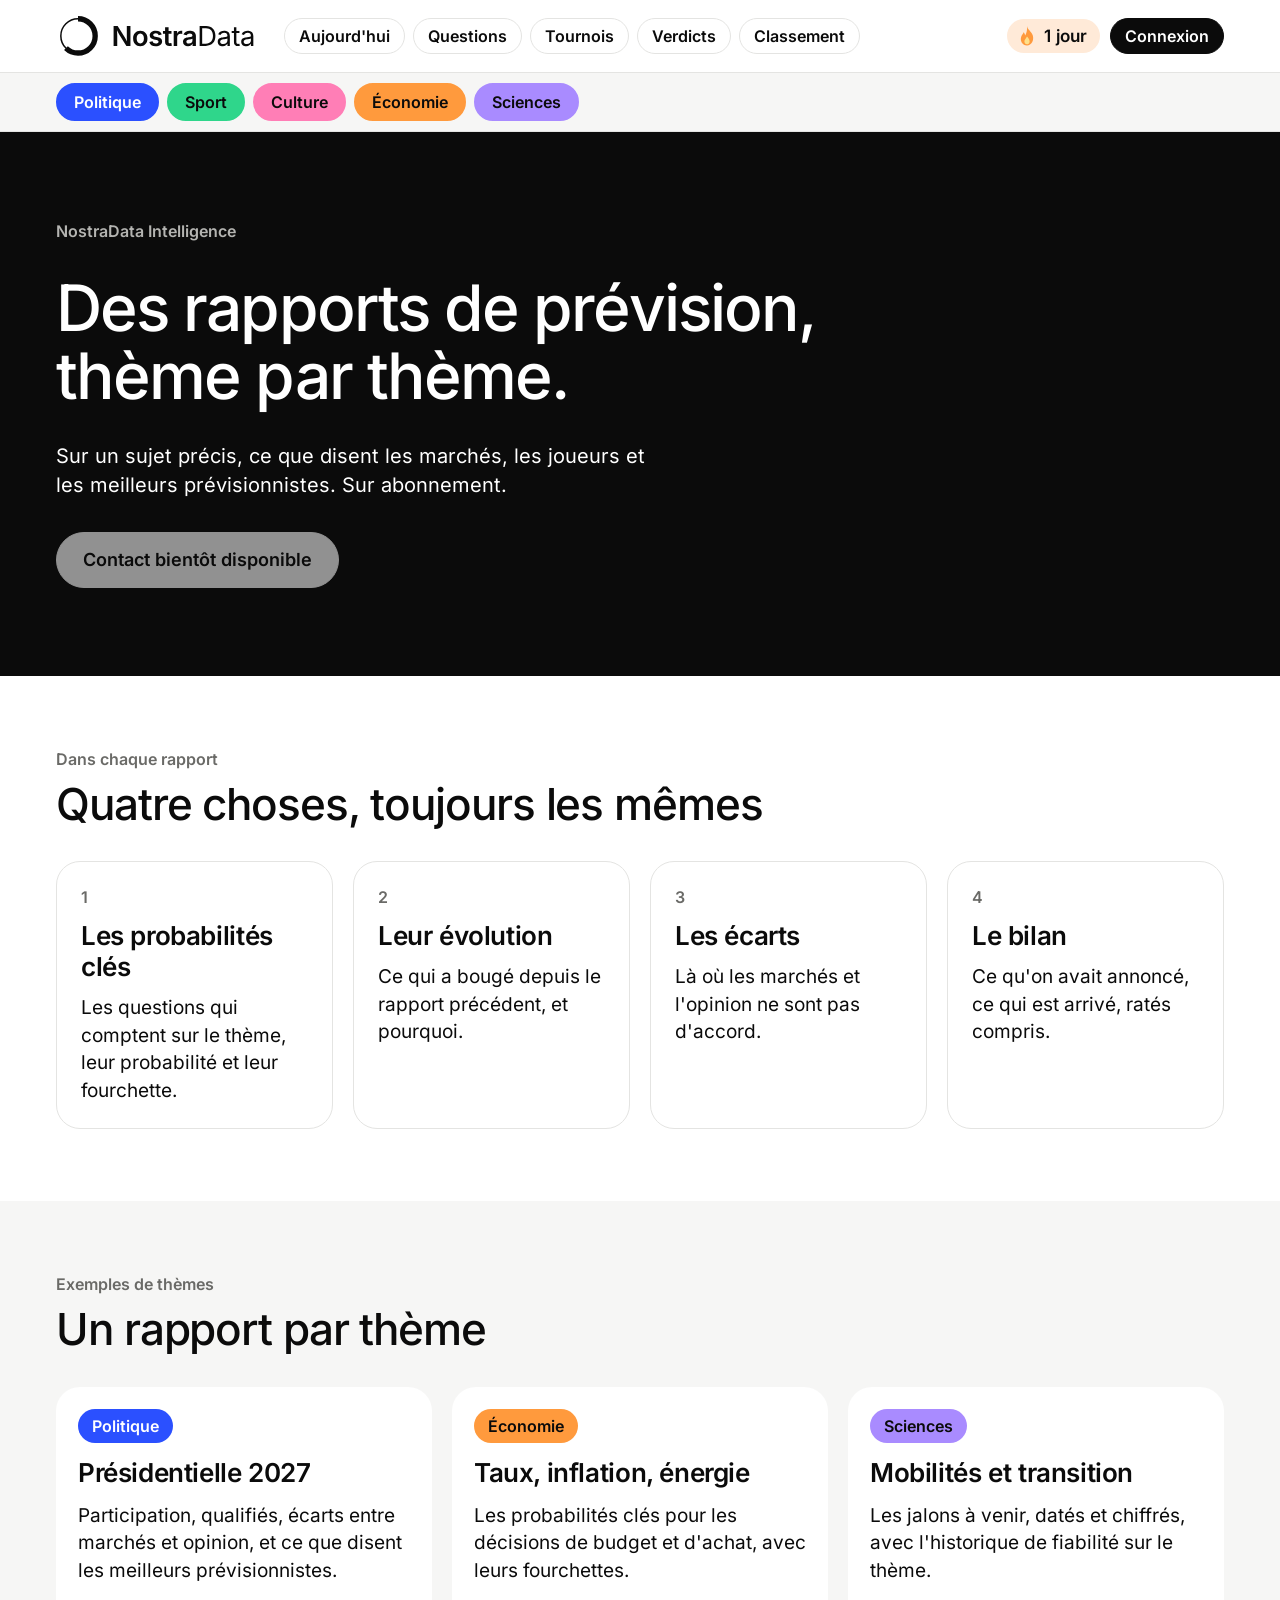
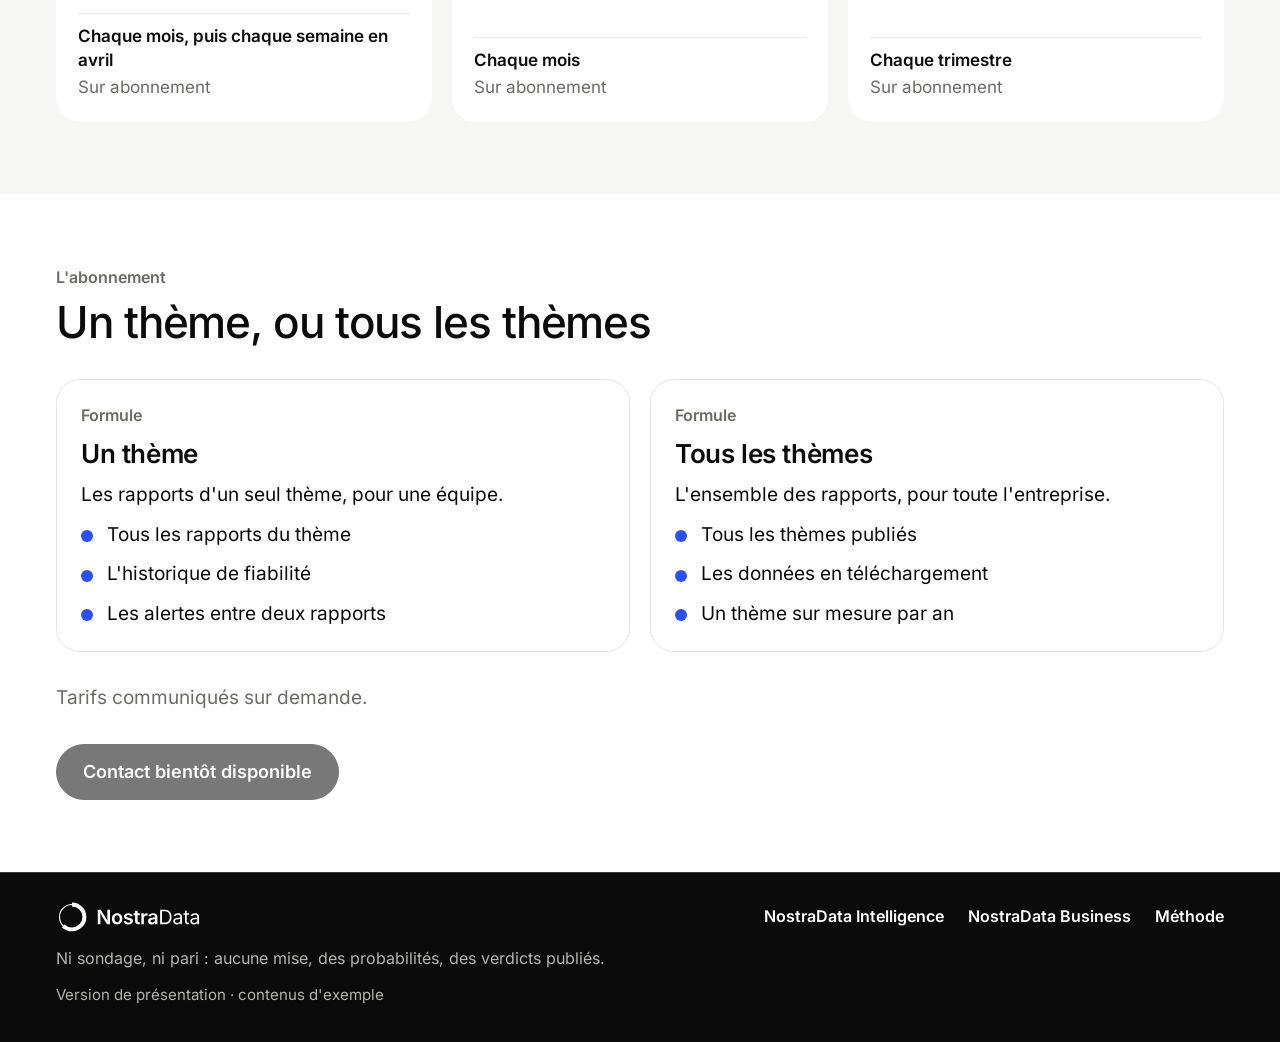
<file: intelligence.html>
<!doctype html>
<html lang="fr">
<head>
<meta charset="utf-8">
<meta name="viewport" content="width=device-width, initial-scale=1">
<title>NostraData Intelligence — Rapports de prévision</title>
<meta name="description" content="NostraData Intelligence : des rapports de prévision sur des thèmes précis, sur abonnement.">
<meta name="theme-color" content="#0B0B0B">
<link rel="icon" href="assets/img/favicon.svg" type="image/svg+xml">
<link rel="preload" href="assets/fonts/inter-latin-400-normal.woff2" as="font" type="font/woff2" crossorigin>
<link rel="preload" href="assets/fonts/inter-latin-600-normal.woff2" as="font" type="font/woff2" crossorigin>
<link rel="stylesheet" href="assets/css/style.css">
</head>
<body>
<header class="site-header">
  <div class="wrap header-row">
    <a class="brand" href="index.html" aria-label="NostraData, accueil"><img src="assets/img/logo.svg" alt="NostraData" width="200" height="44"></a>
    <nav class="tabs" aria-label="Navigation principale">
      <a class="tab" href="index.html">Aujourd'hui</a>
      <a class="tab" href="questions.html">Questions</a>
      <a class="tab" href="tournois.html">Tournois</a>
      <a class="tab" href="verdicts.html">Verdicts</a>
      <a class="tab" href="classement.html">Classement</a>
    </nav>
    <div class="header-right">
      <a class="streak" id="streak" href="profil.html" hidden></a>
      <a class="btn btn--petit" id="auth-link" href="connexion.html">Connexion</a>
    </div>
  </div>
  <div class="cats-bar">
    <nav class="wrap cats" id="cats" aria-label="Catégories"><a class="cat t-politique" href="questions.html?theme=politique">Politique</a><a class="cat t-sport" href="questions.html?theme=sport">Sport</a><a class="cat t-culture" href="questions.html?theme=culture">Culture</a><a class="cat t-economie" href="questions.html?theme=economie">Économie</a><a class="cat t-sciences" href="questions.html?theme=sciences">Sciences</a></nav>
  </div>
</header>
<main class="institut">
<section class="inst-hero">
  <div class="wrap stack">
    <p class="kicker">NostraData Intelligence</p>
    <h1>Des rapports de prévision, thème par thème.</h1>
    <p class="hero-lead">Sur un sujet précis, ce que disent les marchés, les joueurs et les meilleurs prévisionnistes. Sur abonnement.</p>
    <div><a class="btn btn--blanc" data-contact="NostraData Intelligence" href="#contact">Demander une démo</a></div>
  </div>
</section>

<section class="section">
  <div class="wrap stack">
    <div class="section-head">
      <div><p class="kicker">Dans chaque rapport</p><h2 class="h2">Quatre choses, toujours les mêmes</h2></div>
    </div>
    <div class="grid">
      <div class="offer"><p class="kicker">1</p><h3 class="h3">Les probabilités clés</h3><p>Les questions qui comptent sur le thème, leur probabilité et leur fourchette.</p></div>
      <div class="offer"><p class="kicker">2</p><h3 class="h3">Leur évolution</h3><p>Ce qui a bougé depuis le rapport précédent, et pourquoi.</p></div>
      <div class="offer"><p class="kicker">3</p><h3 class="h3">Les écarts</h3><p>Là où les marchés et l'opinion ne sont pas d'accord.</p></div>
      <div class="offer"><p class="kicker">4</p><h3 class="h3">Le bilan</h3><p>Ce qu'on avait annoncé, ce qui est arrivé, ratés compris.</p></div>
    </div>
  </div>
</section>
<section class="section section--gris">
  <div class="wrap stack">
    <div class="section-head">
      <div><p class="kicker">Exemples de thèmes</p><h2 class="h2">Un rapport par thème</h2></div>
    </div>
    <div class="grid grid--large" data-reports></div>
  </div>
</section>
<section class="section" id="contact">
  <div class="wrap stack">
    <div class="section-head">
      <div><p class="kicker">L'abonnement</p><h2 class="h2">Un thème, ou tous les thèmes</h2></div>
    </div>
    <div class="grid grid--large">
      <div class="offer"><p class="kicker">Formule</p><h3 class="h3">Un thème</h3><p>Les rapports d'un seul thème, pour une équipe.</p><ul class="ticks"><li>Tous les rapports du thème</li><li>L'historique de fiabilité</li><li>Les alertes entre deux rapports</li></ul></div>
      <div class="offer"><p class="kicker">Formule</p><h3 class="h3">Tous les thèmes</h3><p>L'ensemble des rapports, pour toute l'entreprise.</p><ul class="ticks"><li>Tous les thèmes publiés</li><li>Les données en téléchargement</li><li>Un thème sur mesure par an</li></ul></div>
    </div>
    <p class="muted">Tarifs communiqués sur demande.</p>
    <div><a class="btn" data-contact="NostraData Intelligence" href="#contact">Demander une démo</a></div>
  </div>
</section>
</main>
<footer class="site-footer">
  <div class="wrap footer-row">
    <img src="assets/img/logo-blanc.svg" alt="NostraData" width="145" height="32">
    <nav class="footer-links" aria-label="Offres professionnelles">
      <a href="intelligence.html">NostraData Intelligence</a>
      <a href="business.html">NostraData Business</a>
      <a href="methode.html">Méthode</a>
    </nav>
    <p>Ni sondage, ni pari : aucune mise, des probabilités, des verdicts publiés.</p>
    <p class="footer-note">Version de présentation · contenus d'exemple</p>
  </div>
</footer>
<script src="assets/js/data.js"></script>
<script src="assets/js/app.js"></script>
<script src="assets/js/expert.js"></script>
</body>
</html>
</file>
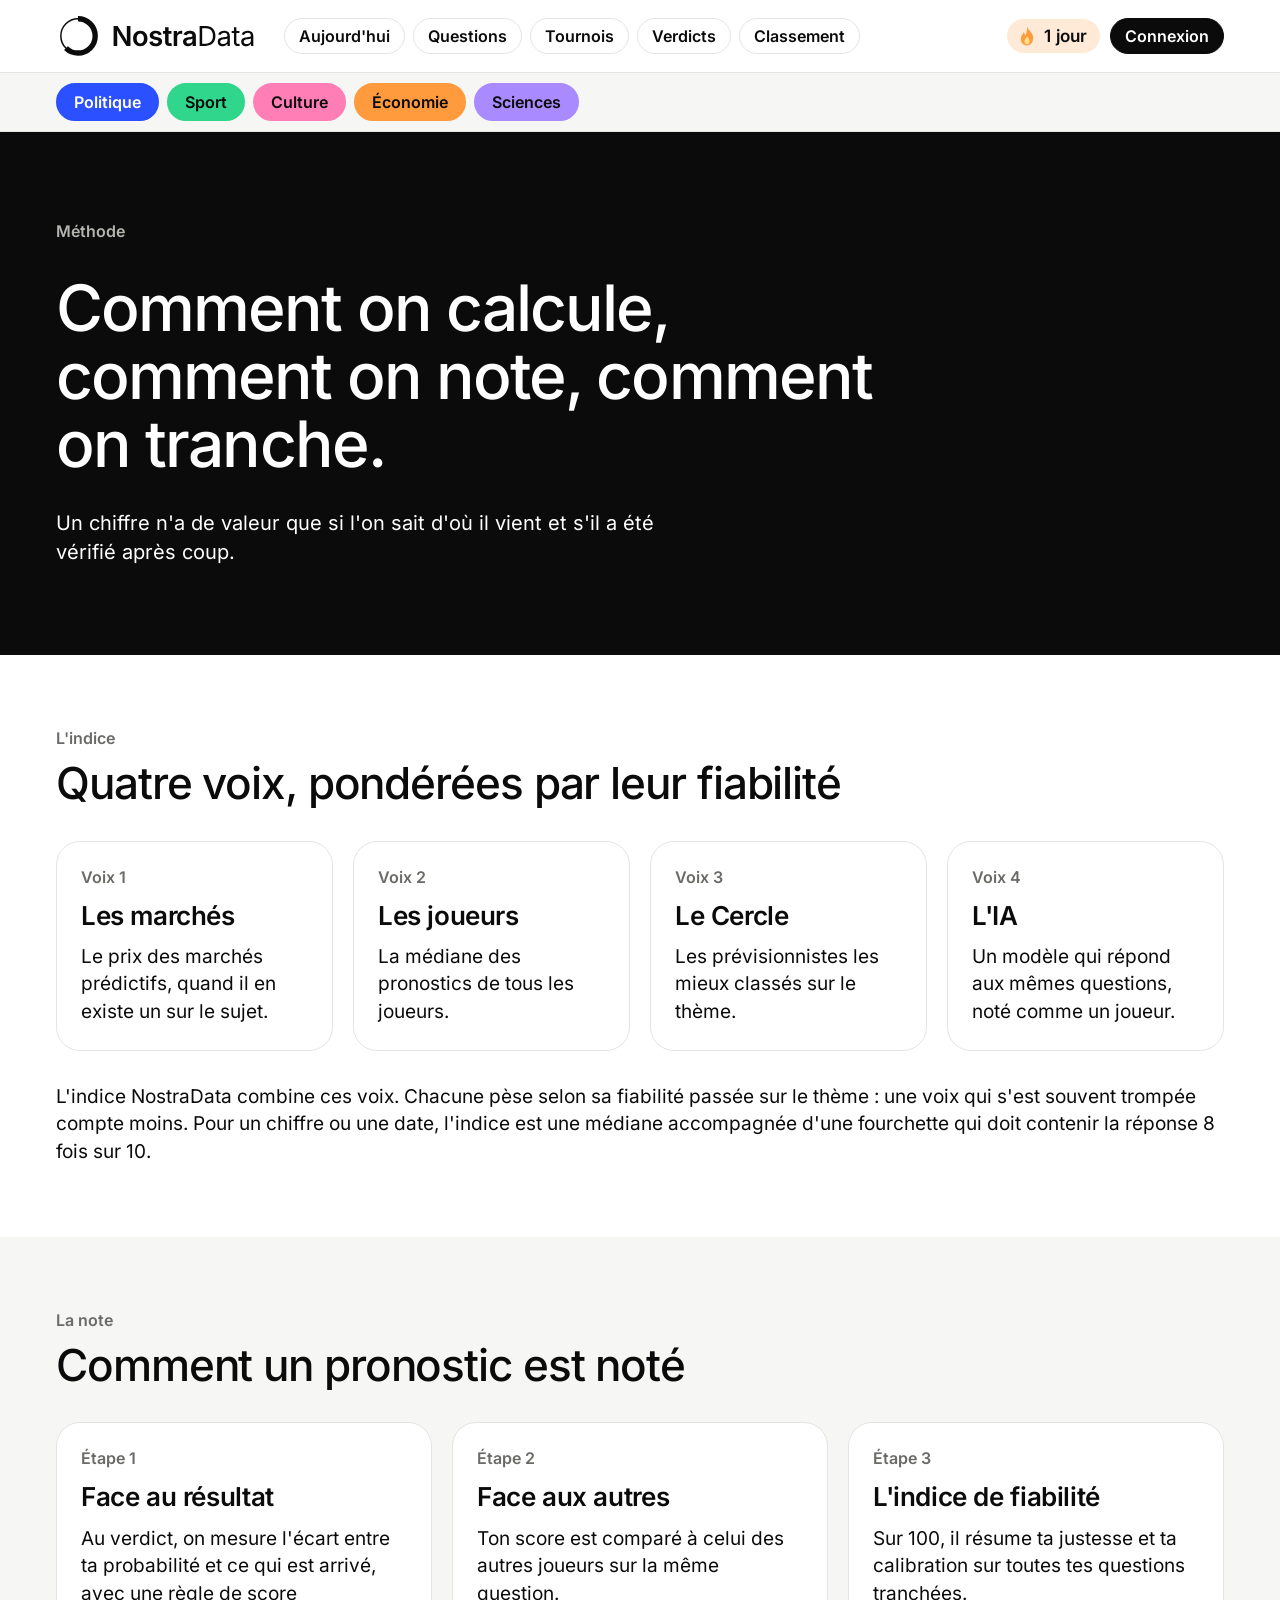
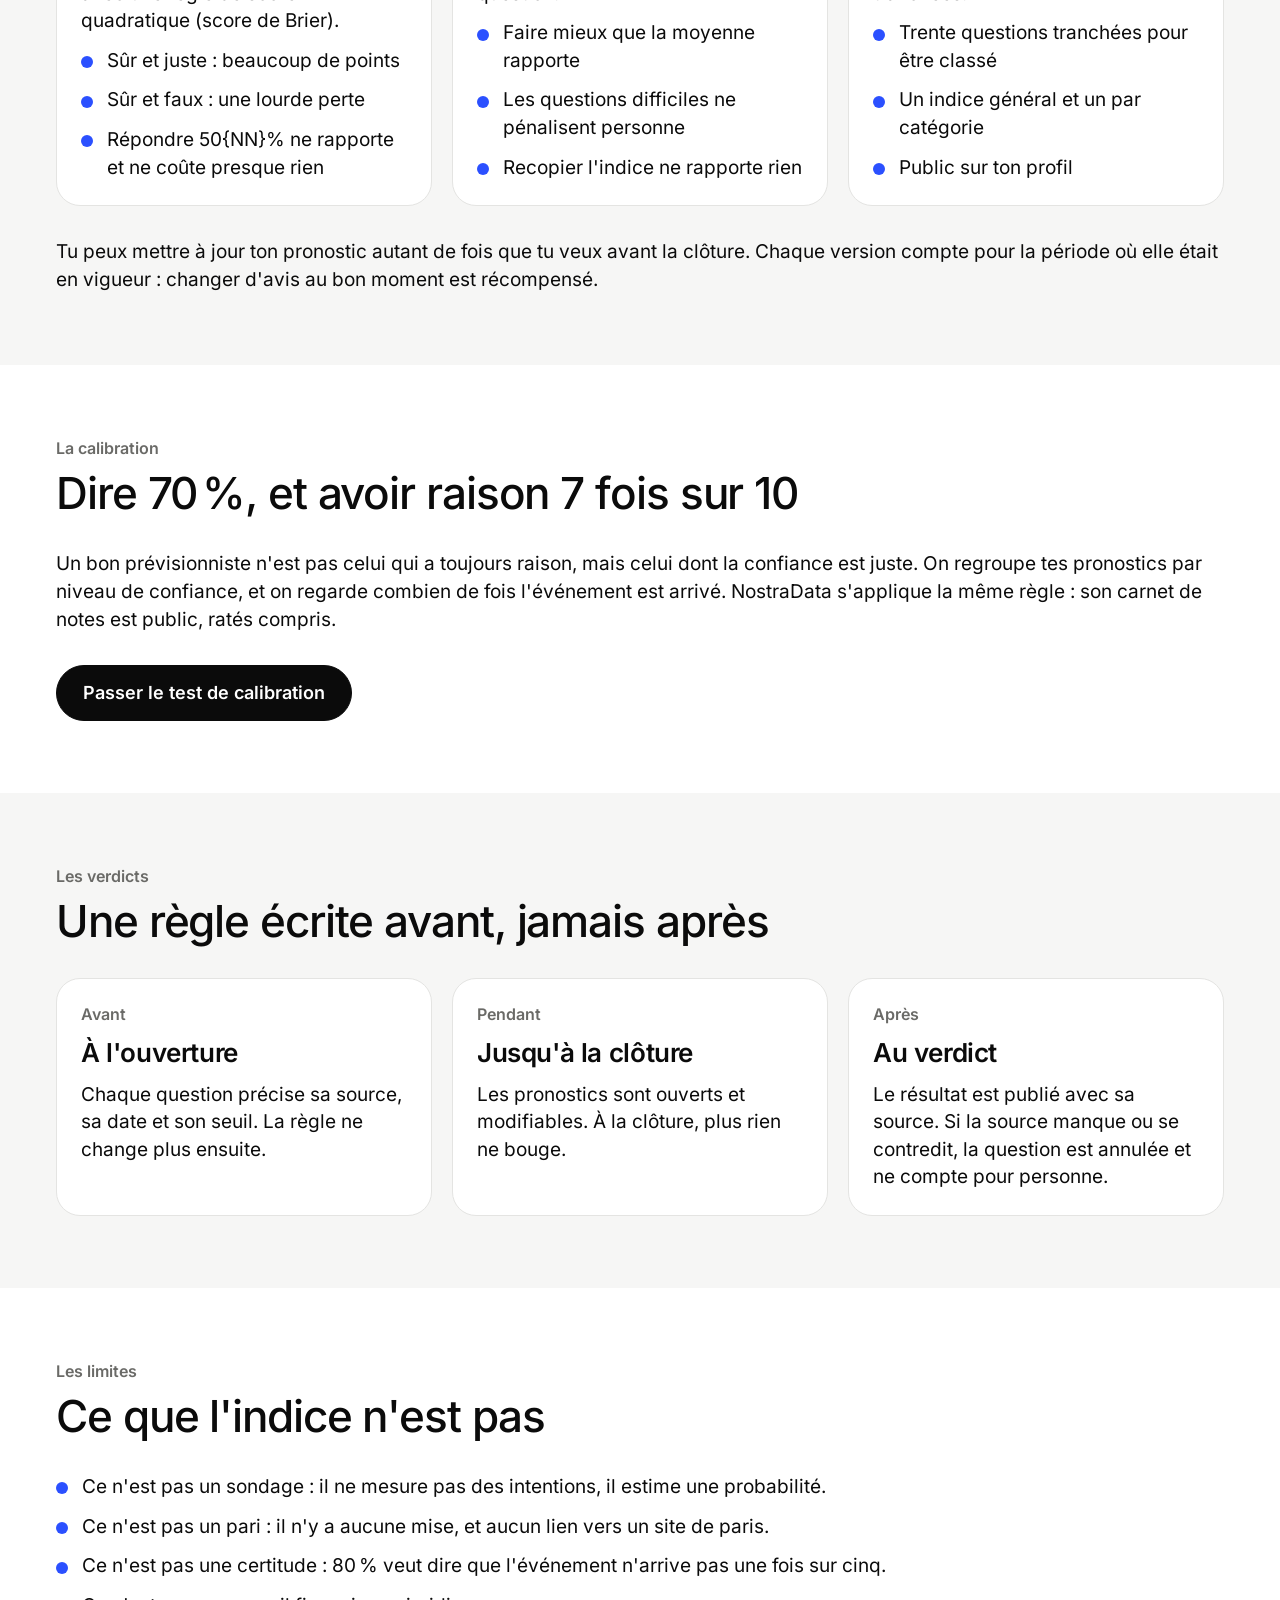
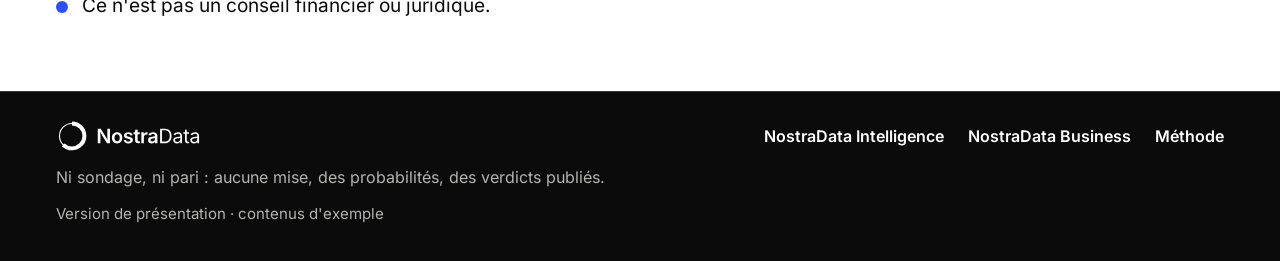
<file: methode.html>
<!doctype html>
<html lang="fr">
<head>
<meta charset="utf-8">
<meta name="viewport" content="width=device-width, initial-scale=1">
<title>Méthode — NostraData</title>
<meta name="description" content="Comment NostraData calcule son indice, note les prévisionnistes et tranche les questions.">
<meta name="theme-color" content="#0B0B0B">
<link rel="icon" href="assets/img/favicon.svg" type="image/svg+xml">
<link rel="preload" href="assets/fonts/inter-latin-400-normal.woff2" as="font" type="font/woff2" crossorigin>
<link rel="preload" href="assets/fonts/inter-latin-600-normal.woff2" as="font" type="font/woff2" crossorigin>
<link rel="stylesheet" href="assets/css/style.css">
</head>
<body>
<header class="site-header">
  <div class="wrap header-row">
    <a class="brand" href="index.html" aria-label="NostraData, accueil"><img src="assets/img/logo.svg" alt="NostraData" width="200" height="44"></a>
    <nav class="tabs" aria-label="Navigation principale">
      <a class="tab" href="index.html">Aujourd'hui</a>
      <a class="tab" href="questions.html">Questions</a>
      <a class="tab" href="tournois.html">Tournois</a>
      <a class="tab" href="verdicts.html">Verdicts</a>
      <a class="tab" href="classement.html">Classement</a>
    </nav>
    <div class="header-right">
      <a class="streak" id="streak" href="profil.html" hidden></a>
      <a class="btn btn--petit" id="auth-link" href="connexion.html">Connexion</a>
    </div>
  </div>
  <div class="cats-bar">
    <nav class="wrap cats" id="cats" aria-label="Catégories"><a class="cat t-politique" href="questions.html?theme=politique">Politique</a><a class="cat t-sport" href="questions.html?theme=sport">Sport</a><a class="cat t-culture" href="questions.html?theme=culture">Culture</a><a class="cat t-economie" href="questions.html?theme=economie">Économie</a><a class="cat t-sciences" href="questions.html?theme=sciences">Sciences</a></nav>
  </div>
</header>
<main class="institut">
<section class="inst-hero">
  <div class="wrap stack">
    <p class="kicker">Méthode</p>
    <h1>Comment on calcule, comment on note, comment on tranche.</h1>
    <p class="hero-lead">Un chiffre n'a de valeur que si l'on sait d'où il vient et s'il a été vérifié après coup.</p>
  </div>
</section>
<section class="section">
  <div class="wrap stack">
    <div class="section-head">
      <div><p class="kicker">L'indice</p><h2 class="h2">Quatre voix, pondérées par leur fiabilité</h2></div>
    </div>
    <div class="grid">
      <div class="offer"><p class="kicker">Voix 1</p><h3 class="h3">Les marchés</h3><p>Le prix des marchés prédictifs, quand il en existe un sur le sujet.</p></div>
      <div class="offer"><p class="kicker">Voix 2</p><h3 class="h3">Les joueurs</h3><p>La médiane des pronostics de tous les joueurs.</p></div>
      <div class="offer"><p class="kicker">Voix 3</p><h3 class="h3">Le Cercle</h3><p>Les prévisionnistes les mieux classés sur le thème.</p></div>
      <div class="offer"><p class="kicker">Voix 4</p><h3 class="h3">L'IA</h3><p>Un modèle qui répond aux mêmes questions, noté comme un joueur.</p></div>
    </div>
    <p>L'indice NostraData combine ces voix. Chacune pèse selon sa fiabilité passée sur le thème : une voix qui s'est souvent trompée compte moins. Pour un chiffre ou une date, l'indice est une médiane accompagnée d'une fourchette qui doit contenir la réponse 8 fois sur 10.</p>
  </div>
</section>
<section class="section section--gris">
  <div class="wrap stack">
    <div class="section-head">
      <div><p class="kicker">La note</p><h2 class="h2">Comment un pronostic est noté</h2></div>
    </div>
    <div class="grid grid--large">
      <div class="offer"><p class="kicker">Étape 1</p><h3 class="h3">Face au résultat</h3><p>Au verdict, on mesure l'écart entre ta probabilité et ce qui est arrivé, avec une règle de score quadratique (score de Brier).</p><ul class="ticks"><li>Sûr et juste : beaucoup de points</li><li>Sûr et faux : une lourde perte</li><li>Répondre 50{NN}% ne rapporte et ne coûte presque rien</li></ul></div>
      <div class="offer"><p class="kicker">Étape 2</p><h3 class="h3">Face aux autres</h3><p>Ton score est comparé à celui des autres joueurs sur la même question.</p><ul class="ticks"><li>Faire mieux que la moyenne rapporte</li><li>Les questions difficiles ne pénalisent personne</li><li>Recopier l'indice ne rapporte rien</li></ul></div>
      <div class="offer"><p class="kicker">Étape 3</p><h3 class="h3">L'indice de fiabilité</h3><p>Sur 100, il résume ta justesse et ta calibration sur toutes tes questions tranchées.</p><ul class="ticks"><li>Trente questions tranchées pour être classé</li><li>Un indice général et un par catégorie</li><li>Public sur ton profil</li></ul></div>
    </div>
    <p>Tu peux mettre à jour ton pronostic autant de fois que tu veux avant la clôture. Chaque version compte pour la période où elle était en vigueur : changer d'avis au bon moment est récompensé.</p>
  </div>
</section>
<section class="section">
  <div class="wrap stack">
    <div class="section-head">
      <div><p class="kicker">La calibration</p><h2 class="h2">Dire 70 %, et avoir raison 7 fois sur 10</h2></div>
    </div>
    <p>Un bon prévisionniste n'est pas celui qui a toujours raison, mais celui dont la confiance est juste. On regroupe tes pronostics par niveau de confiance, et on regarde combien de fois l'événement est arrivé. NostraData s'applique la même règle : son carnet de notes est public, ratés compris.</p>
    <div><a class="btn" href="calibration.html">Passer le test de calibration</a></div>
  </div>
</section>
<section class="section section--gris">
  <div class="wrap stack">
    <div class="section-head">
      <div><p class="kicker">Les verdicts</p><h2 class="h2">Une règle écrite avant, jamais après</h2></div>
    </div>
    <div class="grid grid--large">
      <div class="offer"><p class="kicker">Avant</p><h3 class="h3">À l'ouverture</h3><p>Chaque question précise sa source, sa date et son seuil. La règle ne change plus ensuite.</p></div>
      <div class="offer"><p class="kicker">Pendant</p><h3 class="h3">Jusqu'à la clôture</h3><p>Les pronostics sont ouverts et modifiables. À la clôture, plus rien ne bouge.</p></div>
      <div class="offer"><p class="kicker">Après</p><h3 class="h3">Au verdict</h3><p>Le résultat est publié avec sa source. Si la source manque ou se contredit, la question est annulée et ne compte pour personne.</p></div>
    </div>
  </div>
</section>
<section class="section">
  <div class="wrap stack">
    <div class="section-head">
      <div><p class="kicker">Les limites</p><h2 class="h2">Ce que l'indice n'est pas</h2></div>
    </div>
    <ul class="ticks">
      <li>Ce n'est pas un sondage : il ne mesure pas des intentions, il estime une probabilité.</li>
      <li>Ce n'est pas un pari : il n'y a aucune mise, et aucun lien vers un site de paris.</li>
      <li>Ce n'est pas une certitude : 80 % veut dire que l'événement n'arrive pas une fois sur cinq.</li>
      <li>Ce n'est pas un conseil financier ou juridique.</li>
    </ul>
  </div>
</section>
</main>
<footer class="site-footer">
  <div class="wrap footer-row">
    <img src="assets/img/logo-blanc.svg" alt="NostraData" width="145" height="32">
    <nav class="footer-links" aria-label="Offres professionnelles">
      <a href="intelligence.html">NostraData Intelligence</a>
      <a href="business.html">NostraData Business</a>
      <a href="methode.html">Méthode</a>
    </nav>
    <p>Ni sondage, ni pari : aucune mise, des probabilités, des verdicts publiés.</p>
    <p class="footer-note">Version de présentation · contenus d'exemple</p>
  </div>
</footer>
<script src="assets/js/data.js"></script>
<script src="assets/js/app.js"></script>
<script src="assets/js/expert.js"></script>
</body>
</html>
</file>
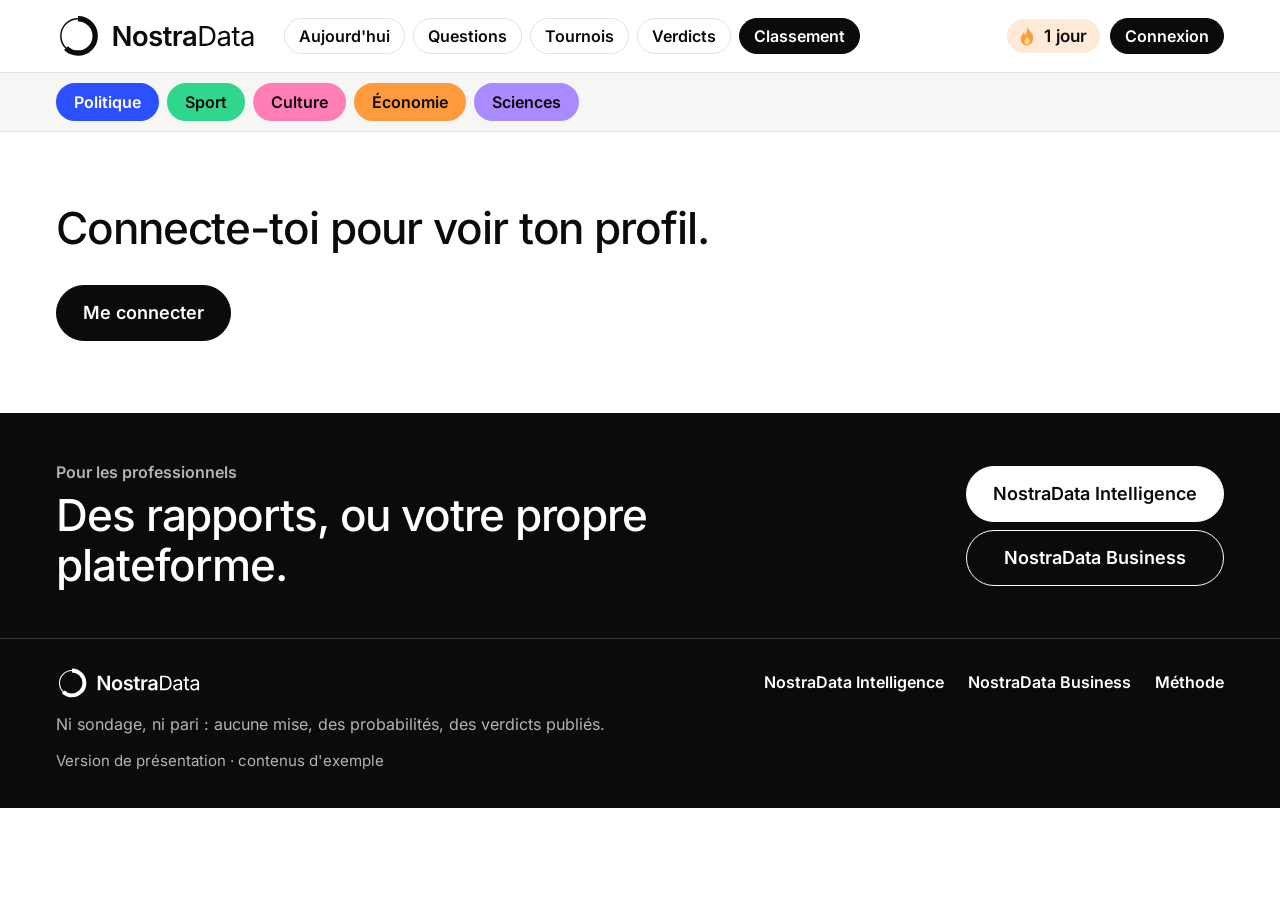
<file: profil.html>
<!doctype html>
<html lang="fr">
<head>
<meta charset="utf-8">
<meta name="viewport" content="width=device-width, initial-scale=1">
<title>Profil — NostraData</title>
<meta name="description" content="Le profil public d'un prévisionniste NostraData : son indice de fiabilité, sa calibration et ses verdicts.">
<meta name="theme-color" content="#0B0B0B">
<link rel="icon" href="assets/img/favicon.svg" type="image/svg+xml">
<link rel="preload" href="assets/fonts/inter-latin-400-normal.woff2" as="font" type="font/woff2" crossorigin>
<link rel="preload" href="assets/fonts/inter-latin-600-normal.woff2" as="font" type="font/woff2" crossorigin>
<link rel="stylesheet" href="assets/css/style.css">
</head>
<body>
<header class="site-header">
  <div class="wrap header-row">
    <a class="brand" href="index.html" aria-label="NostraData, accueil"><img src="assets/img/logo.svg" alt="NostraData" width="200" height="44"></a>
    <nav class="tabs" aria-label="Navigation principale">
      <a class="tab" href="index.html">Aujourd'hui</a>
      <a class="tab" href="questions.html">Questions</a>
      <a class="tab" href="tournois.html">Tournois</a>
      <a class="tab" href="verdicts.html">Verdicts</a>
      <a class="tab is-active" href="classement.html" aria-current="page">Classement</a>
    </nav>
    <div class="header-right">
      <a class="streak" id="streak" href="profil.html" hidden></a>
      <a class="btn btn--petit" id="auth-link" href="connexion.html">Connexion</a>
    </div>
  </div>
  <div class="cats-bar">
    <nav class="wrap cats" id="cats" aria-label="Catégories"><a class="cat t-politique" href="questions.html?theme=politique">Politique</a><a class="cat t-sport" href="questions.html?theme=sport">Sport</a><a class="cat t-culture" href="questions.html?theme=culture">Culture</a><a class="cat t-economie" href="questions.html?theme=economie">Économie</a><a class="cat t-sciences" href="questions.html?theme=sciences">Sciences</a></nav>
  </div>
</header>
<main id="profile">
<section class="section"><div class="wrap"><h1 class="h2">Chargement du profil.</h1><noscript>Active JavaScript pour voir ce profil.</noscript></div></section>
</main>
<section class="pro" id="pro">
  <div class="wrap pro-row">
    <div>
      <p class="kicker">Pour les professionnels</p>
      <h2 class="h2">Des rapports, ou votre propre plateforme.</h2>
    </div>
    <div class="pro-actions">
      <a class="btn btn--blanc" href="intelligence.html">NostraData Intelligence</a>
      <a class="btn btn--contour-blanc" href="business.html">NostraData Business</a>
    </div>
  </div>
</section>
<footer class="site-footer">
  <div class="wrap footer-row">
    <img src="assets/img/logo-blanc.svg" alt="NostraData" width="145" height="32">
    <nav class="footer-links" aria-label="Offres professionnelles">
      <a href="intelligence.html">NostraData Intelligence</a>
      <a href="business.html">NostraData Business</a>
      <a href="methode.html">Méthode</a>
    </nav>
    <p>Ni sondage, ni pari : aucune mise, des probabilités, des verdicts publiés.</p>
    <p class="footer-note">Version de présentation · contenus d'exemple</p>
  </div>
</footer>
<script src="assets/js/data.js"></script>
<script src="assets/js/app.js"></script>
<script src="assets/js/expert.js"></script>
</body>
</html>
</file>
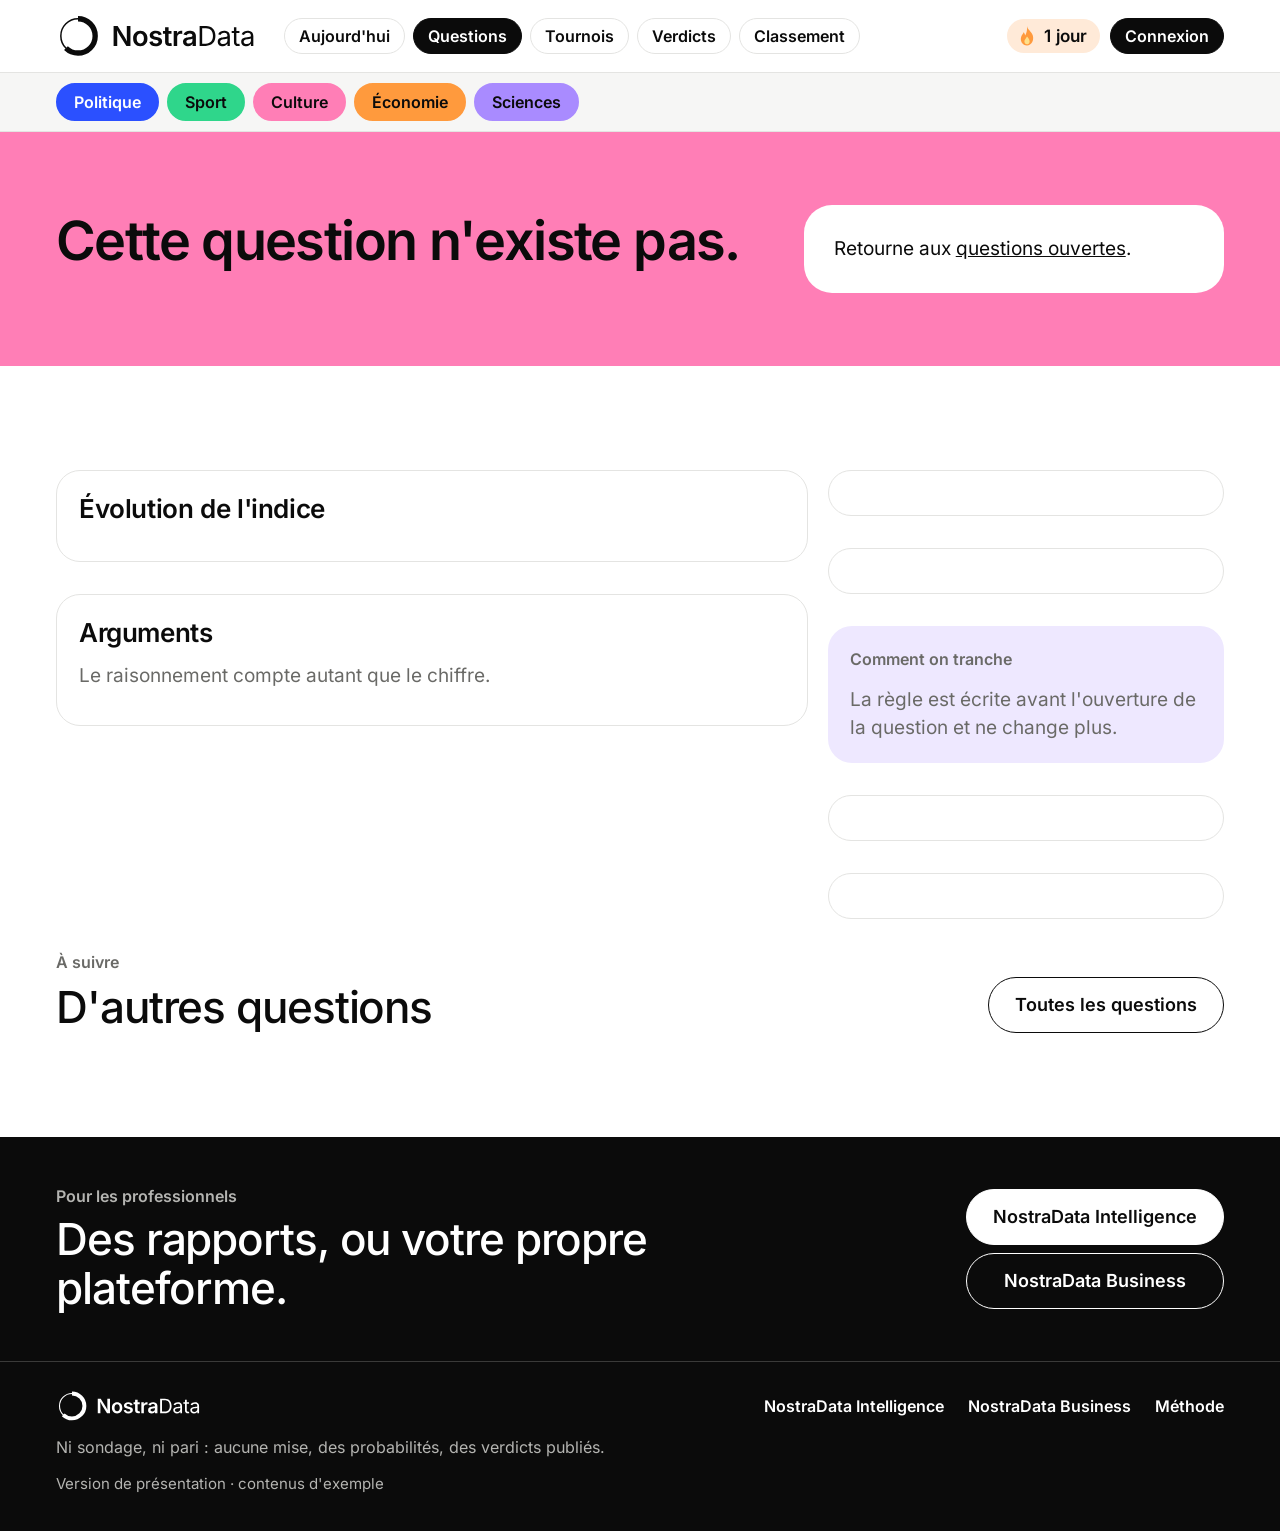
<file: question.html>
<!doctype html>
<html lang="fr">
<head>
<meta charset="utf-8">
<meta name="viewport" content="width=device-width, initial-scale=1">
<title>Question — NostraData</title>
<meta name="description" content="Donne ton pronostic, découvre l'indice NostraData, et attends le verdict.">
<meta name="theme-color" content="#0B0B0B">
<link rel="icon" href="assets/img/favicon.svg" type="image/svg+xml">
<link rel="preload" href="assets/fonts/inter-latin-400-normal.woff2" as="font" type="font/woff2" crossorigin>
<link rel="preload" href="assets/fonts/inter-latin-600-normal.woff2" as="font" type="font/woff2" crossorigin>
<link rel="stylesheet" href="assets/css/style.css">
</head>
<body>
<header class="site-header">
  <div class="wrap header-row">
    <a class="brand" href="index.html" aria-label="NostraData, accueil"><img src="assets/img/logo.svg" alt="NostraData" width="200" height="44"></a>
    <nav class="tabs" aria-label="Navigation principale">
      <a class="tab" href="index.html">Aujourd'hui</a>
      <a class="tab is-active" href="questions.html" aria-current="page">Questions</a>
      <a class="tab" href="tournois.html">Tournois</a>
      <a class="tab" href="verdicts.html">Verdicts</a>
      <a class="tab" href="classement.html">Classement</a>
    </nav>
    <div class="header-right">
      <a class="streak" id="streak" href="profil.html" hidden></a>
      <a class="btn btn--petit" id="auth-link" href="connexion.html">Connexion</a>
    </div>
  </div>
  <div class="cats-bar">
    <nav class="wrap cats" id="cats" aria-label="Catégories"><a class="cat t-politique" href="questions.html?theme=politique">Politique</a><a class="cat t-sport" href="questions.html?theme=sport">Sport</a><a class="cat t-culture" href="questions.html?theme=culture">Culture</a><a class="cat t-economie" href="questions.html?theme=economie">Économie</a><a class="cat t-sciences" href="questions.html?theme=sciences">Sciences</a></nav>
  </div>
</header>
<main>
<section class="hero t-culture" id="hero">
  <div class="wrap hero-row">
    <div class="hero-text">
      <p class="defi-banner" id="defi-banner" hidden></p>
      <div class="hero-pills" id="q-pills"></div>
      <h1 id="q-text">Chargement de la question.</h1>
      <div class="hero-meta"><span class="strong" id="q-verdict"></span><span id="q-players"></span></div>
      <div><a class="pill pill--contour" id="q-full" href="questions.html" hidden>Voir l'analyse complète</a></div>
    </div>
    <div class="play" id="play" data-question="param"><noscript>Active JavaScript pour jouer.</noscript></div>
  </div>
</section>

<section class="section">
  <div class="wrap stack">
    <div class="tiles" id="x-stats"></div>
    <div class="xgrid">
      <div class="stack">
        <div class="panel">
          <div class="panel-head"><h2 class="h3">Évolution de l'indice</h2><div class="filters" id="x-range" role="group" aria-label="Période affichée"></div></div>
          <div id="x-chart"></div>
        </div>
        <div class="panel">
          <h2 class="h3">Arguments</h2>
          <p class="muted">Le raisonnement compte autant que le chiffre.</p>
          <div id="x-args" class="stack-s"></div>
        </div>
      </div>
      <aside class="stack">
        <div class="panel" id="x-sources"></div>
        <div class="panel" id="x-dist"></div>
        <div class="rule-box"><p class="kicker">Comment on tranche</p><p class="q" id="q-rule"></p><p class="muted">La règle est écrite avant l'ouverture de la question et ne change plus.</p></div>
        <div class="panel" id="x-follow"></div>
        <div class="panel" id="x-tools"></div>
      </aside>
    </div>
    <div class="section-head">
      <div><p class="kicker">À suivre</p><h2 class="h2">D'autres questions</h2></div>
      <a class="btn btn--contour" href="questions.html">Toutes les questions</a>
    </div>
    <div class="grid" id="q-others"></div>
  </div>
</section>
</main>
<section class="pro" id="pro">
  <div class="wrap pro-row">
    <div>
      <p class="kicker">Pour les professionnels</p>
      <h2 class="h2">Des rapports, ou votre propre plateforme.</h2>
    </div>
    <div class="pro-actions">
      <a class="btn btn--blanc" href="intelligence.html">NostraData Intelligence</a>
      <a class="btn btn--contour-blanc" href="business.html">NostraData Business</a>
    </div>
  </div>
</section>
<footer class="site-footer">
  <div class="wrap footer-row">
    <img src="assets/img/logo-blanc.svg" alt="NostraData" width="145" height="32">
    <nav class="footer-links" aria-label="Offres professionnelles">
      <a href="intelligence.html">NostraData Intelligence</a>
      <a href="business.html">NostraData Business</a>
      <a href="methode.html">Méthode</a>
    </nav>
    <p>Ni sondage, ni pari : aucune mise, des probabilités, des verdicts publiés.</p>
    <p class="footer-note">Version de présentation · contenus d'exemple</p>
  </div>
</footer>
<script src="assets/js/data.js"></script>
<script src="assets/js/app.js"></script>
<script src="assets/js/expert.js"></script>
</body>
</html>
</file>
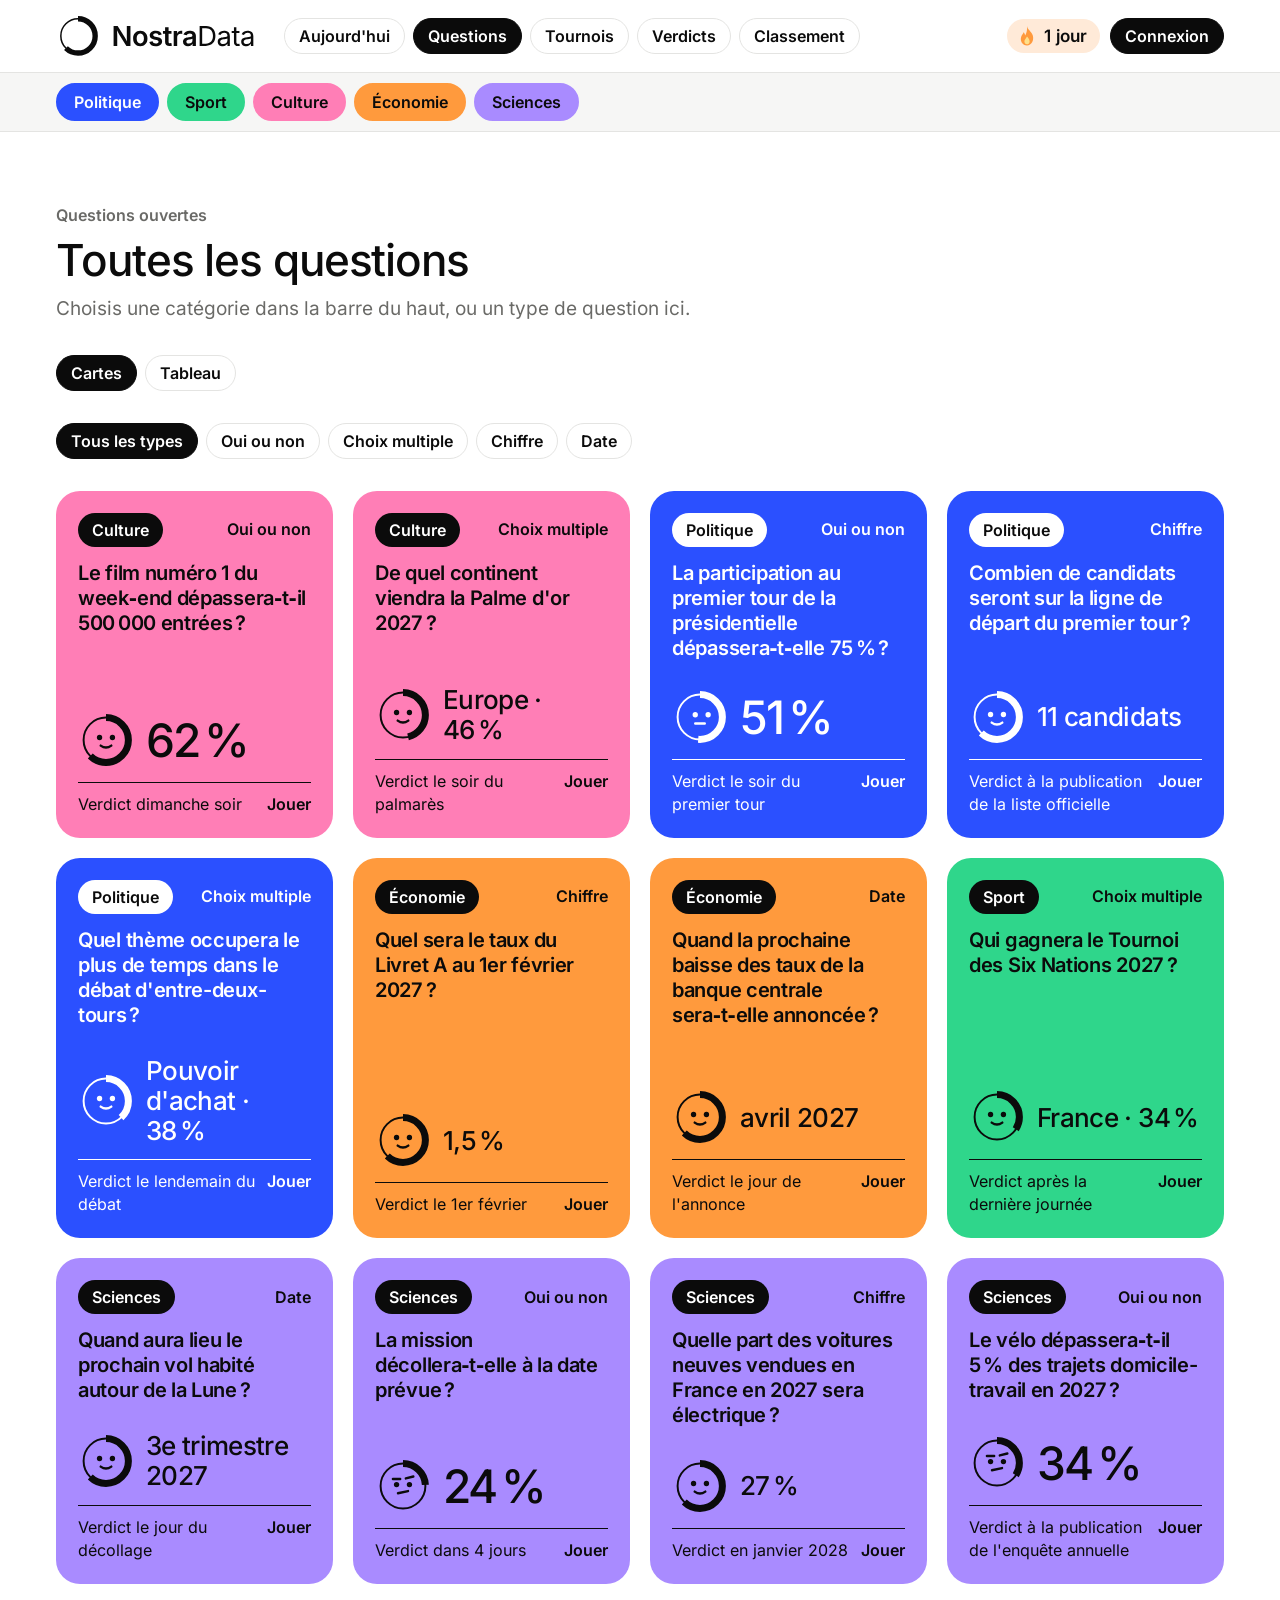
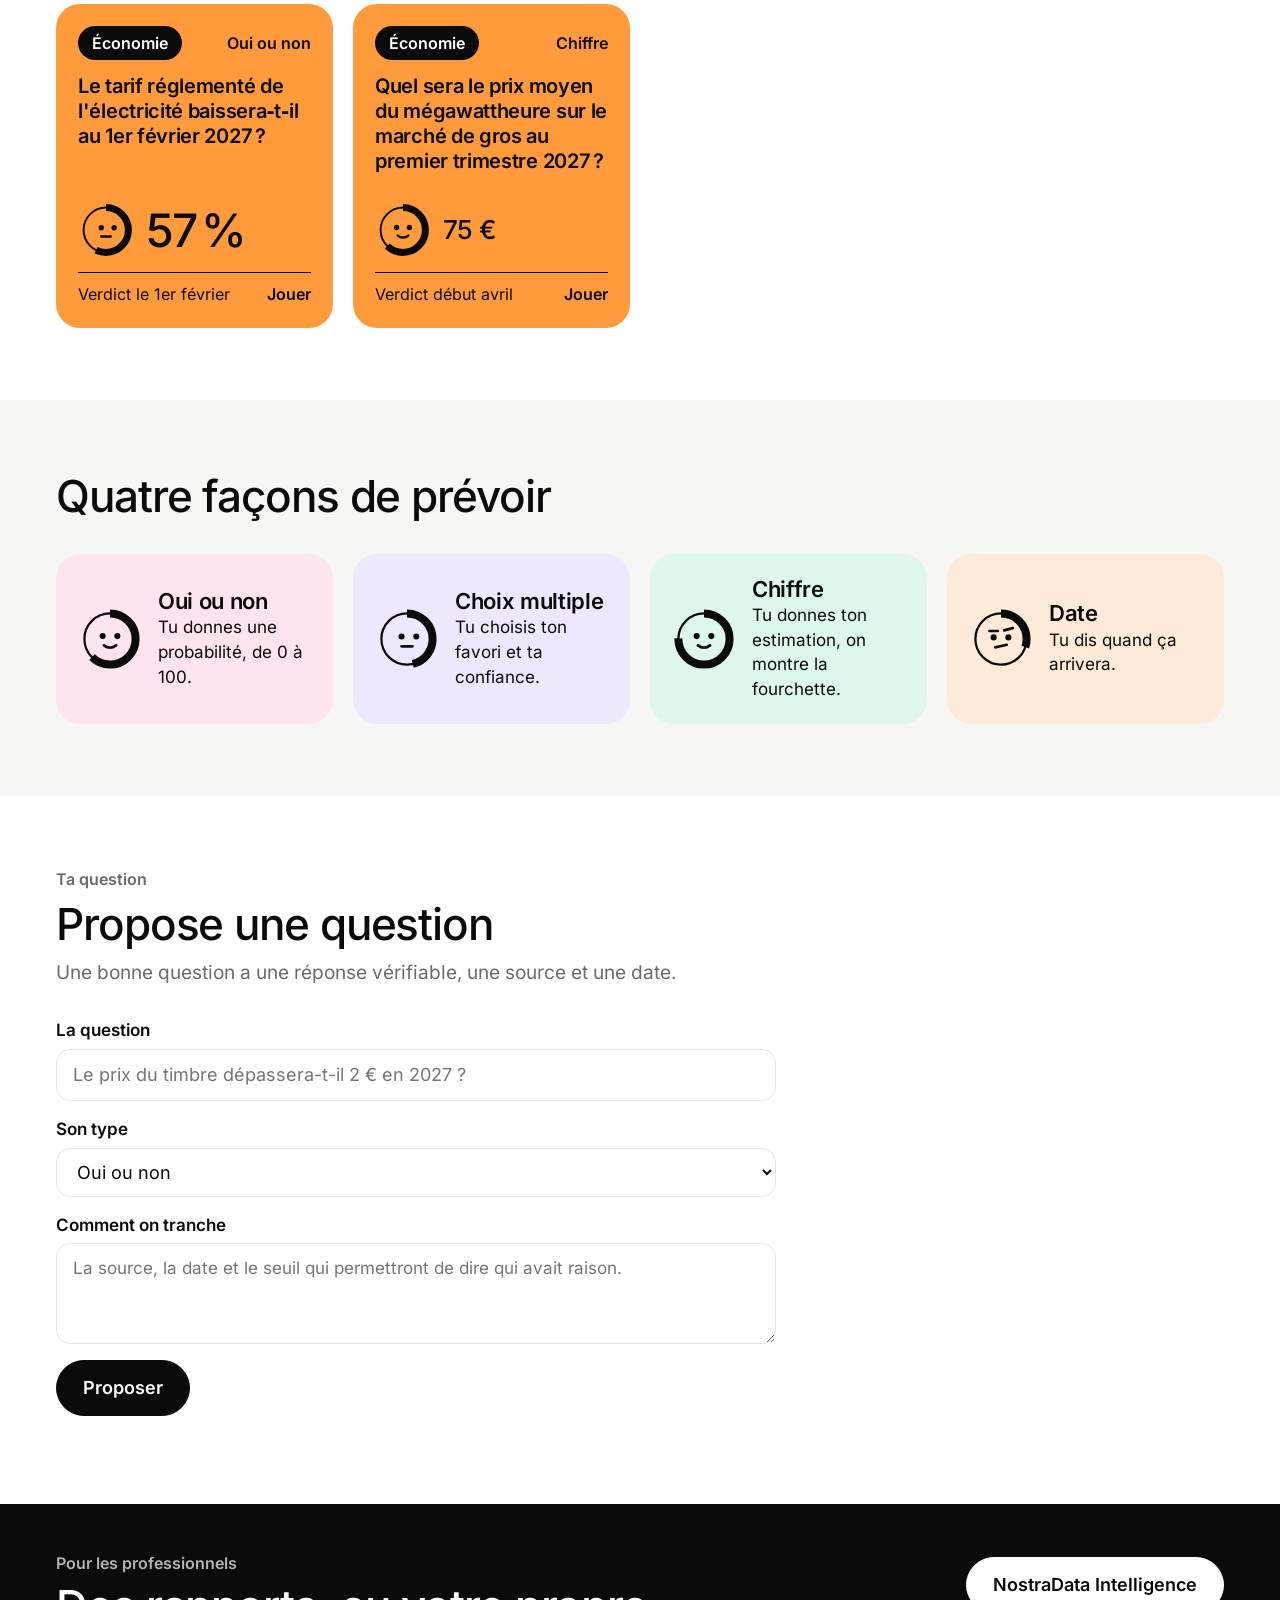
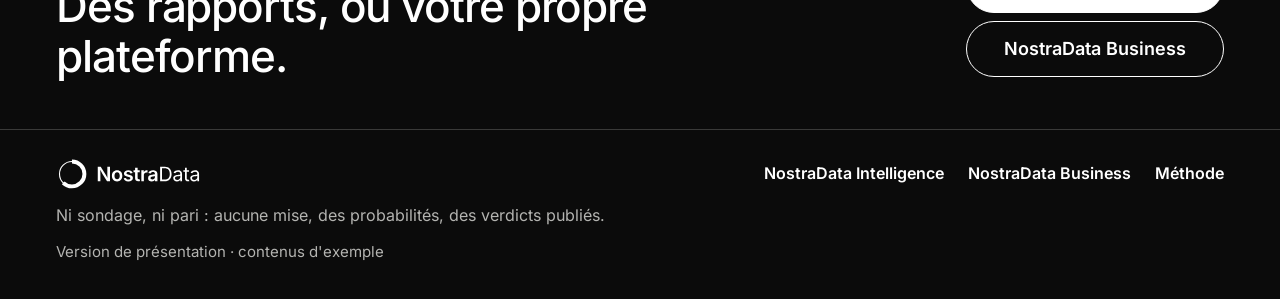
<file: questions.html>
<!doctype html>
<html lang="fr">
<head>
<meta charset="utf-8">
<meta name="viewport" content="width=device-width, initial-scale=1">
<title>Questions — NostraData</title>
<meta name="description" content="Toutes les questions ouvertes de NostraData : oui ou non, choix multiple, chiffre, date.">
<meta name="theme-color" content="#0B0B0B">
<link rel="icon" href="assets/img/favicon.svg" type="image/svg+xml">
<link rel="preload" href="assets/fonts/inter-latin-400-normal.woff2" as="font" type="font/woff2" crossorigin>
<link rel="preload" href="assets/fonts/inter-latin-600-normal.woff2" as="font" type="font/woff2" crossorigin>
<link rel="stylesheet" href="assets/css/style.css">
</head>
<body>
<header class="site-header">
  <div class="wrap header-row">
    <a class="brand" href="index.html" aria-label="NostraData, accueil"><img src="assets/img/logo.svg" alt="NostraData" width="200" height="44"></a>
    <nav class="tabs" aria-label="Navigation principale">
      <a class="tab" href="index.html">Aujourd'hui</a>
      <a class="tab is-active" href="questions.html" aria-current="page">Questions</a>
      <a class="tab" href="tournois.html">Tournois</a>
      <a class="tab" href="verdicts.html">Verdicts</a>
      <a class="tab" href="classement.html">Classement</a>
    </nav>
    <div class="header-right">
      <a class="streak" id="streak" href="profil.html" hidden></a>
      <a class="btn btn--petit" id="auth-link" href="connexion.html">Connexion</a>
    </div>
  </div>
  <div class="cats-bar">
    <nav class="wrap cats" id="cats" aria-label="Catégories"><a class="cat t-politique" href="questions.html?theme=politique">Politique</a><a class="cat t-sport" href="questions.html?theme=sport">Sport</a><a class="cat t-culture" href="questions.html?theme=culture">Culture</a><a class="cat t-economie" href="questions.html?theme=economie">Économie</a><a class="cat t-sciences" href="questions.html?theme=sciences">Sciences</a></nav>
  </div>
</header>
<main>
<section class="section">
  <div class="wrap stack">
    <div class="section-head">
      <div><p class="kicker">Questions ouvertes</p><h1 class="h2" id="questions-title">Toutes les questions</h1><p class="muted">Choisis une catégorie dans la barre du haut, ou un type de question ici.</p></div>
      <a class="btn btn--contour" id="questions-reset" href="questions.html" hidden>Toutes les catégories</a>
    </div>
    <div class="filters" role="group" aria-label="Affichage">
      <button type="button" class="filter" data-view="cartes" aria-pressed="true">Cartes</button>
      <button type="button" class="filter" data-view="tableau" aria-pressed="false">Tableau</button>
    </div>
    <div class="stack" id="view-cartes">
      <div class="filters" id="type-filters" role="group" aria-label="Filtrer par type de question"></div>
      <div class="grid" id="questions-list"></div>
    </div>
    <div class="stack" id="view-tableau" hidden>
      <div class="toolbar">
        <div class="field"><label for="q-search">Rechercher</label><input id="q-search" type="search" placeholder="Un mot de la question"></div>
        <div class="field"><label for="q-sort">Trier par</label><select id="q-sort"><option value="suivies">Les plus suivies</option><option value="bouge">Ce qui bouge le plus</option><option value="theme">Catégorie</option></select></div>
      </div>
      <div class="table-wrap" id="questions-table"></div>
    </div>
  </div>
</section>
<section class="section section--gris">
  <div class="wrap stack">
    <h2 class="h2">Quatre façons de prévoir</h2>
    <div class="grid">
      <div class="step step--1"><span class="face" data-face="62,confiant"></span><div><h3>Oui ou non</h3><p>Tu donnes une probabilité, de 0 à 100.</p></div></div>
      <div class="step step--2"><span class="face" data-face="46,partage"></span><div><h3>Choix multiple</h3><p>Tu choisis ton favori et ta confiance.</p></div></div>
      <div class="step step--3"><span class="face" data-face="75,confiant"></span><div><h3>Chiffre</h3><p>Tu donnes ton estimation, on montre la fourchette.</p></div></div>
      <div class="step step--4"><span class="face" data-face="30,sceptique"></span><div><h3>Date</h3><p>Tu dis quand ça arrivera.</p></div></div>
    </div>
  </div>
</section>
<section class="section">
  <div class="wrap stack">
    <div class="section-head">
      <div><p class="kicker">Ta question</p><h2 class="h2">Propose une question</h2><p class="muted">Une bonne question a une réponse vérifiable, une source et une date.</p></div>
    </div>
    <form class="fields propose" id="propose-form">
      <div class="field"><label for="propose-text">La question</label><input id="propose-text" type="text" maxlength="200" required placeholder="Le prix du timbre dépassera-t-il 2 € en 2027 ?"></div>
      <div class="field"><label for="propose-type">Son type</label><select id="propose-type"><option>Oui ou non</option><option>Choix multiple</option><option>Chiffre</option><option>Date</option></select></div>
      <div class="field"><label for="propose-rule">Comment on tranche</label><textarea id="propose-rule" rows="3" maxlength="300" required placeholder="La source, la date et le seuil qui permettront de dire qui avait raison."></textarea></div>
      <div><button class="btn" type="submit">Proposer</button></div>
      <p class="small muted" id="propose-status" role="status"></p>
    </form>
  </div>
</section>
</main>
<section class="pro" id="pro">
  <div class="wrap pro-row">
    <div>
      <p class="kicker">Pour les professionnels</p>
      <h2 class="h2">Des rapports, ou votre propre plateforme.</h2>
    </div>
    <div class="pro-actions">
      <a class="btn btn--blanc" href="intelligence.html">NostraData Intelligence</a>
      <a class="btn btn--contour-blanc" href="business.html">NostraData Business</a>
    </div>
  </div>
</section>
<footer class="site-footer">
  <div class="wrap footer-row">
    <img src="assets/img/logo-blanc.svg" alt="NostraData" width="145" height="32">
    <nav class="footer-links" aria-label="Offres professionnelles">
      <a href="intelligence.html">NostraData Intelligence</a>
      <a href="business.html">NostraData Business</a>
      <a href="methode.html">Méthode</a>
    </nav>
    <p>Ni sondage, ni pari : aucune mise, des probabilités, des verdicts publiés.</p>
    <p class="footer-note">Version de présentation · contenus d'exemple</p>
  </div>
</footer>
<script src="assets/js/data.js"></script>
<script src="assets/js/app.js"></script>
<script src="assets/js/expert.js"></script>
</body>
</html>
</file>
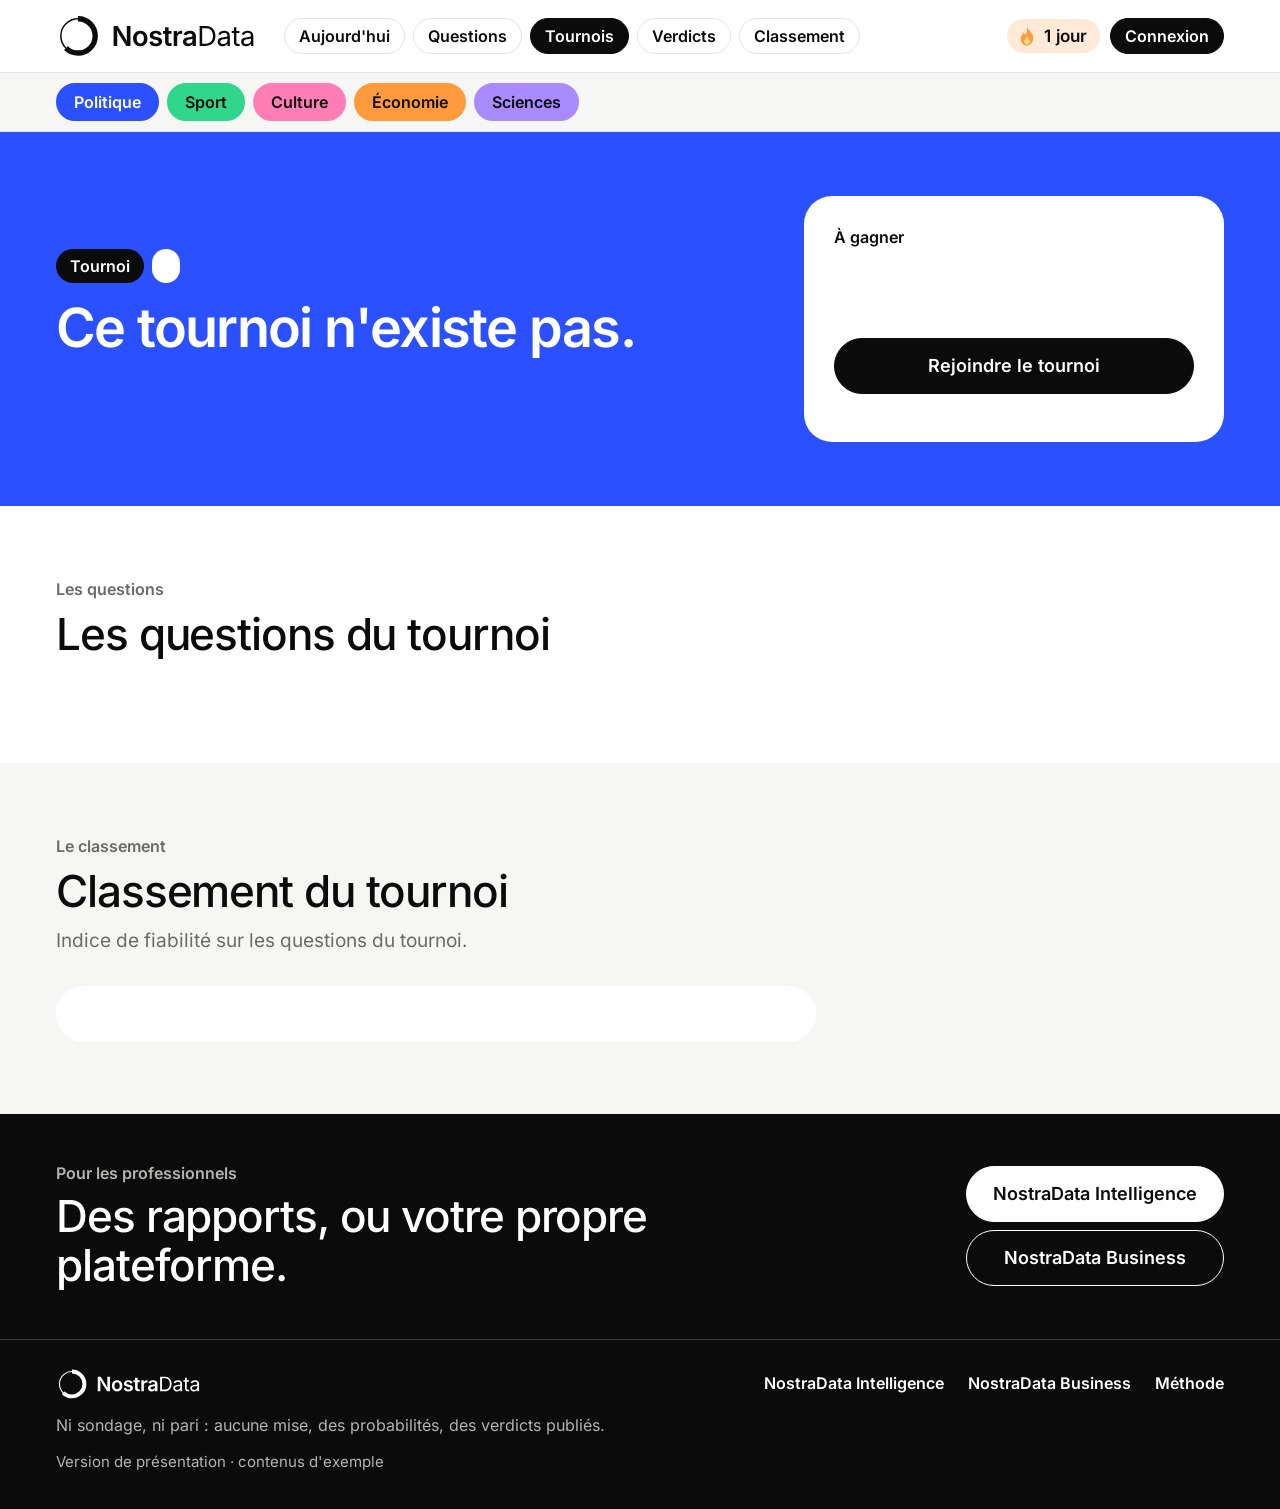
<file: tournoi.html>
<!doctype html>
<html lang="fr">
<head>
<meta charset="utf-8">
<meta name="viewport" content="width=device-width, initial-scale=1">
<title>Tournoi — NostraData</title>
<meta name="description" content="Un tournoi NostraData : ses questions, son classement, son titre à gagner.">
<meta name="theme-color" content="#0B0B0B">
<link rel="icon" href="assets/img/favicon.svg" type="image/svg+xml">
<link rel="preload" href="assets/fonts/inter-latin-400-normal.woff2" as="font" type="font/woff2" crossorigin>
<link rel="preload" href="assets/fonts/inter-latin-600-normal.woff2" as="font" type="font/woff2" crossorigin>
<link rel="stylesheet" href="assets/css/style.css">
</head>
<body>
<header class="site-header">
  <div class="wrap header-row">
    <a class="brand" href="index.html" aria-label="NostraData, accueil"><img src="assets/img/logo.svg" alt="NostraData" width="200" height="44"></a>
    <nav class="tabs" aria-label="Navigation principale">
      <a class="tab" href="index.html">Aujourd'hui</a>
      <a class="tab" href="questions.html">Questions</a>
      <a class="tab is-active" href="tournois.html" aria-current="page">Tournois</a>
      <a class="tab" href="verdicts.html">Verdicts</a>
      <a class="tab" href="classement.html">Classement</a>
    </nav>
    <div class="header-right">
      <a class="streak" id="streak" href="profil.html" hidden></a>
      <a class="btn btn--petit" id="auth-link" href="connexion.html">Connexion</a>
    </div>
  </div>
  <div class="cats-bar">
    <nav class="wrap cats" id="cats" aria-label="Catégories"><a class="cat t-politique" href="questions.html?theme=politique">Politique</a><a class="cat t-sport" href="questions.html?theme=sport">Sport</a><a class="cat t-culture" href="questions.html?theme=culture">Culture</a><a class="cat t-economie" href="questions.html?theme=economie">Économie</a><a class="cat t-sciences" href="questions.html?theme=sciences">Sciences</a></nav>
  </div>
</header>
<main id="tournament">
<section class="hero t-politique" id="hero">
  <div class="wrap hero-row">
    <div class="hero-text">
      <div class="hero-pills"><span class="pill">Tournoi</span><span class="pill pill--blanc" id="t-status"></span></div>
      <h1 id="t-name">Chargement du tournoi.</h1>
      <p class="hero-lead" id="t-desc"></p>
      <p class="strong" id="t-sponsor" hidden></p>
      <div class="hero-meta" id="t-meta"></div>
    </div>
    <div class="play">
      <p class="play-label">À gagner</p>
      <p class="q" id="t-reward"></p>
      <div class="rows" id="t-distribution" hidden></div>
      <p class="small strong" id="t-audience"></p>
      <div class="progress" id="t-progress" aria-hidden="true"></div>
      <p class="small strong" id="t-progress-label"></p>
      <a class="btn btn--plein" id="t-join" href="connexion.html">Rejoindre le tournoi</a>
      <p class="small muted" id="t-join-note"></p>
    </div>
  </div>
</section>
<section class="section">
  <div class="wrap stack">
    <div class="section-head">
      <div><p class="kicker">Les questions</p><h2 class="h2">Les questions du tournoi</h2></div>
    </div>
    <div class="grid" id="t-questions"></div>
  </div>
</section>
<section class="section section--gris">
  <div class="wrap stack">
    <div class="section-head">
      <div><p class="kicker">Le classement</p><h2 class="h2">Classement du tournoi</h2><p class="muted">Indice de fiabilité sur les questions du tournoi.</p></div>
    </div>
    <div class="board board--blanc"><ol class="rank-list" id="t-board"></ol></div>
  </div>
</section>
</main>
<section class="pro" id="pro">
  <div class="wrap pro-row">
    <div>
      <p class="kicker">Pour les professionnels</p>
      <h2 class="h2">Des rapports, ou votre propre plateforme.</h2>
    </div>
    <div class="pro-actions">
      <a class="btn btn--blanc" href="intelligence.html">NostraData Intelligence</a>
      <a class="btn btn--contour-blanc" href="business.html">NostraData Business</a>
    </div>
  </div>
</section>
<footer class="site-footer">
  <div class="wrap footer-row">
    <img src="assets/img/logo-blanc.svg" alt="NostraData" width="145" height="32">
    <nav class="footer-links" aria-label="Offres professionnelles">
      <a href="intelligence.html">NostraData Intelligence</a>
      <a href="business.html">NostraData Business</a>
      <a href="methode.html">Méthode</a>
    </nav>
    <p>Ni sondage, ni pari : aucune mise, des probabilités, des verdicts publiés.</p>
    <p class="footer-note">Version de présentation · contenus d'exemple</p>
  </div>
</footer>
<script src="assets/js/data.js"></script>
<script src="assets/js/app.js"></script>
<script src="assets/js/expert.js"></script>
</body>
</html>
</file>
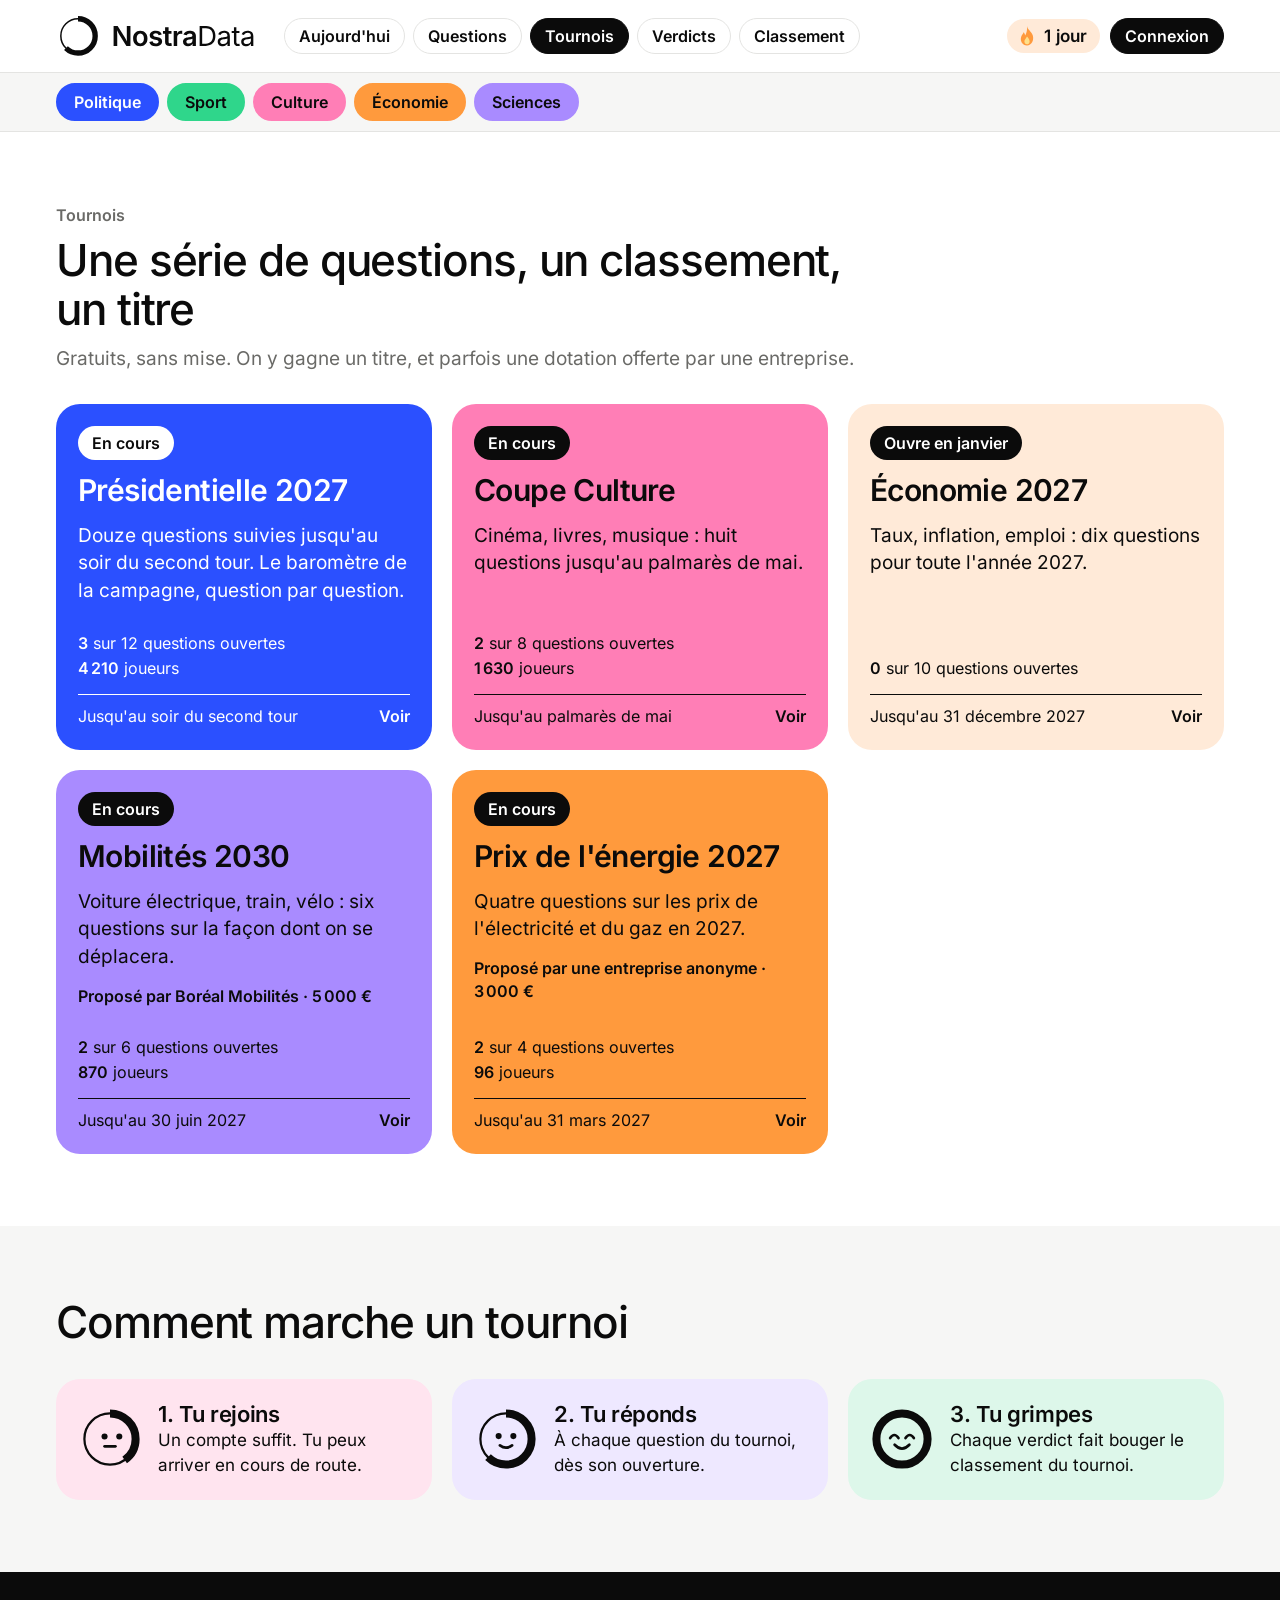
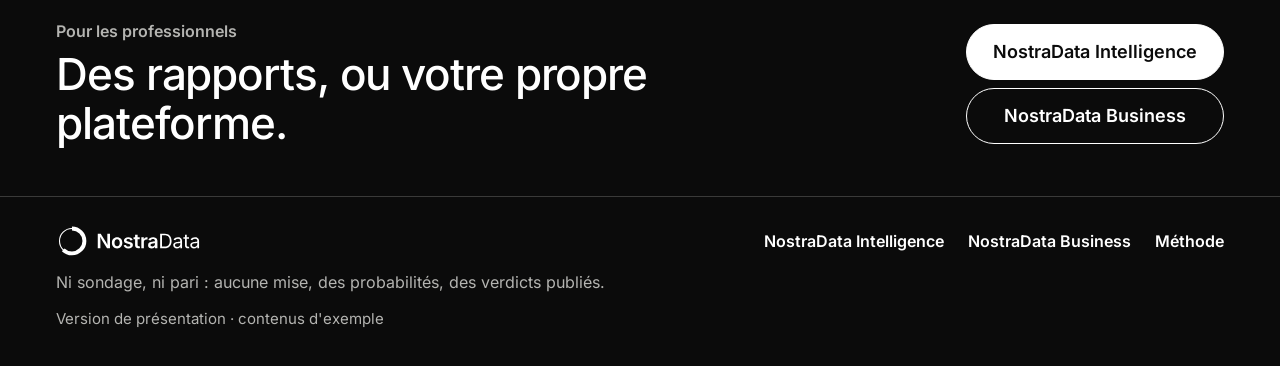
<file: tournois.html>
<!doctype html>
<html lang="fr">
<head>
<meta charset="utf-8">
<meta name="viewport" content="width=device-width, initial-scale=1">
<title>Tournois — NostraData</title>
<meta name="description" content="Les tournois NostraData : une série de questions, un classement dédié, un titre à gagner.">
<meta name="theme-color" content="#0B0B0B">
<link rel="icon" href="assets/img/favicon.svg" type="image/svg+xml">
<link rel="preload" href="assets/fonts/inter-latin-400-normal.woff2" as="font" type="font/woff2" crossorigin>
<link rel="preload" href="assets/fonts/inter-latin-600-normal.woff2" as="font" type="font/woff2" crossorigin>
<link rel="stylesheet" href="assets/css/style.css">
</head>
<body>
<header class="site-header">
  <div class="wrap header-row">
    <a class="brand" href="index.html" aria-label="NostraData, accueil"><img src="assets/img/logo.svg" alt="NostraData" width="200" height="44"></a>
    <nav class="tabs" aria-label="Navigation principale">
      <a class="tab" href="index.html">Aujourd'hui</a>
      <a class="tab" href="questions.html">Questions</a>
      <a class="tab is-active" href="tournois.html" aria-current="page">Tournois</a>
      <a class="tab" href="verdicts.html">Verdicts</a>
      <a class="tab" href="classement.html">Classement</a>
    </nav>
    <div class="header-right">
      <a class="streak" id="streak" href="profil.html" hidden></a>
      <a class="btn btn--petit" id="auth-link" href="connexion.html">Connexion</a>
    </div>
  </div>
  <div class="cats-bar">
    <nav class="wrap cats" id="cats" aria-label="Catégories"><a class="cat t-politique" href="questions.html?theme=politique">Politique</a><a class="cat t-sport" href="questions.html?theme=sport">Sport</a><a class="cat t-culture" href="questions.html?theme=culture">Culture</a><a class="cat t-economie" href="questions.html?theme=economie">Économie</a><a class="cat t-sciences" href="questions.html?theme=sciences">Sciences</a></nav>
  </div>
</header>
<main>
<section class="section">
  <div class="wrap stack">
    <div class="section-head">
      <div><p class="kicker">Tournois</p><h1 class="h2">Une série de questions, un classement, un titre</h1><p class="muted">Gratuits, sans mise. On y gagne un titre, et parfois une dotation offerte par une entreprise.</p></div>
    </div>
    <div class="grid grid--large" data-tournaments></div>
  </div>
</section>
<section class="section section--gris">
  <div class="wrap stack">
    <h2 class="h2">Comment marche un tournoi</h2>
    <div class="grid">
      <div class="step step--1"><span class="face" data-face="40,partage"></span><div><h3>1. Tu rejoins</h3><p>Un compte suffit. Tu peux arriver en cours de route.</p></div></div>
      <div class="step step--2"><span class="face" data-face="62,confiant"></span><div><h3>2. Tu réponds</h3><p>À chaque question du tournoi, dès son ouverture.</p></div></div>
      <div class="step step--3"><span class="face" data-face="100,sur"></span><div><h3>3. Tu grimpes</h3><p>Chaque verdict fait bouger le classement du tournoi.</p></div></div>
    </div>
  </div>
</section>
</main>
<section class="pro" id="pro">
  <div class="wrap pro-row">
    <div>
      <p class="kicker">Pour les professionnels</p>
      <h2 class="h2">Des rapports, ou votre propre plateforme.</h2>
    </div>
    <div class="pro-actions">
      <a class="btn btn--blanc" href="intelligence.html">NostraData Intelligence</a>
      <a class="btn btn--contour-blanc" href="business.html">NostraData Business</a>
    </div>
  </div>
</section>
<footer class="site-footer">
  <div class="wrap footer-row">
    <img src="assets/img/logo-blanc.svg" alt="NostraData" width="145" height="32">
    <nav class="footer-links" aria-label="Offres professionnelles">
      <a href="intelligence.html">NostraData Intelligence</a>
      <a href="business.html">NostraData Business</a>
      <a href="methode.html">Méthode</a>
    </nav>
    <p>Ni sondage, ni pari : aucune mise, des probabilités, des verdicts publiés.</p>
    <p class="footer-note">Version de présentation · contenus d'exemple</p>
  </div>
</footer>
<script src="assets/js/data.js"></script>
<script src="assets/js/app.js"></script>
<script src="assets/js/expert.js"></script>
</body>
</html>
</file>
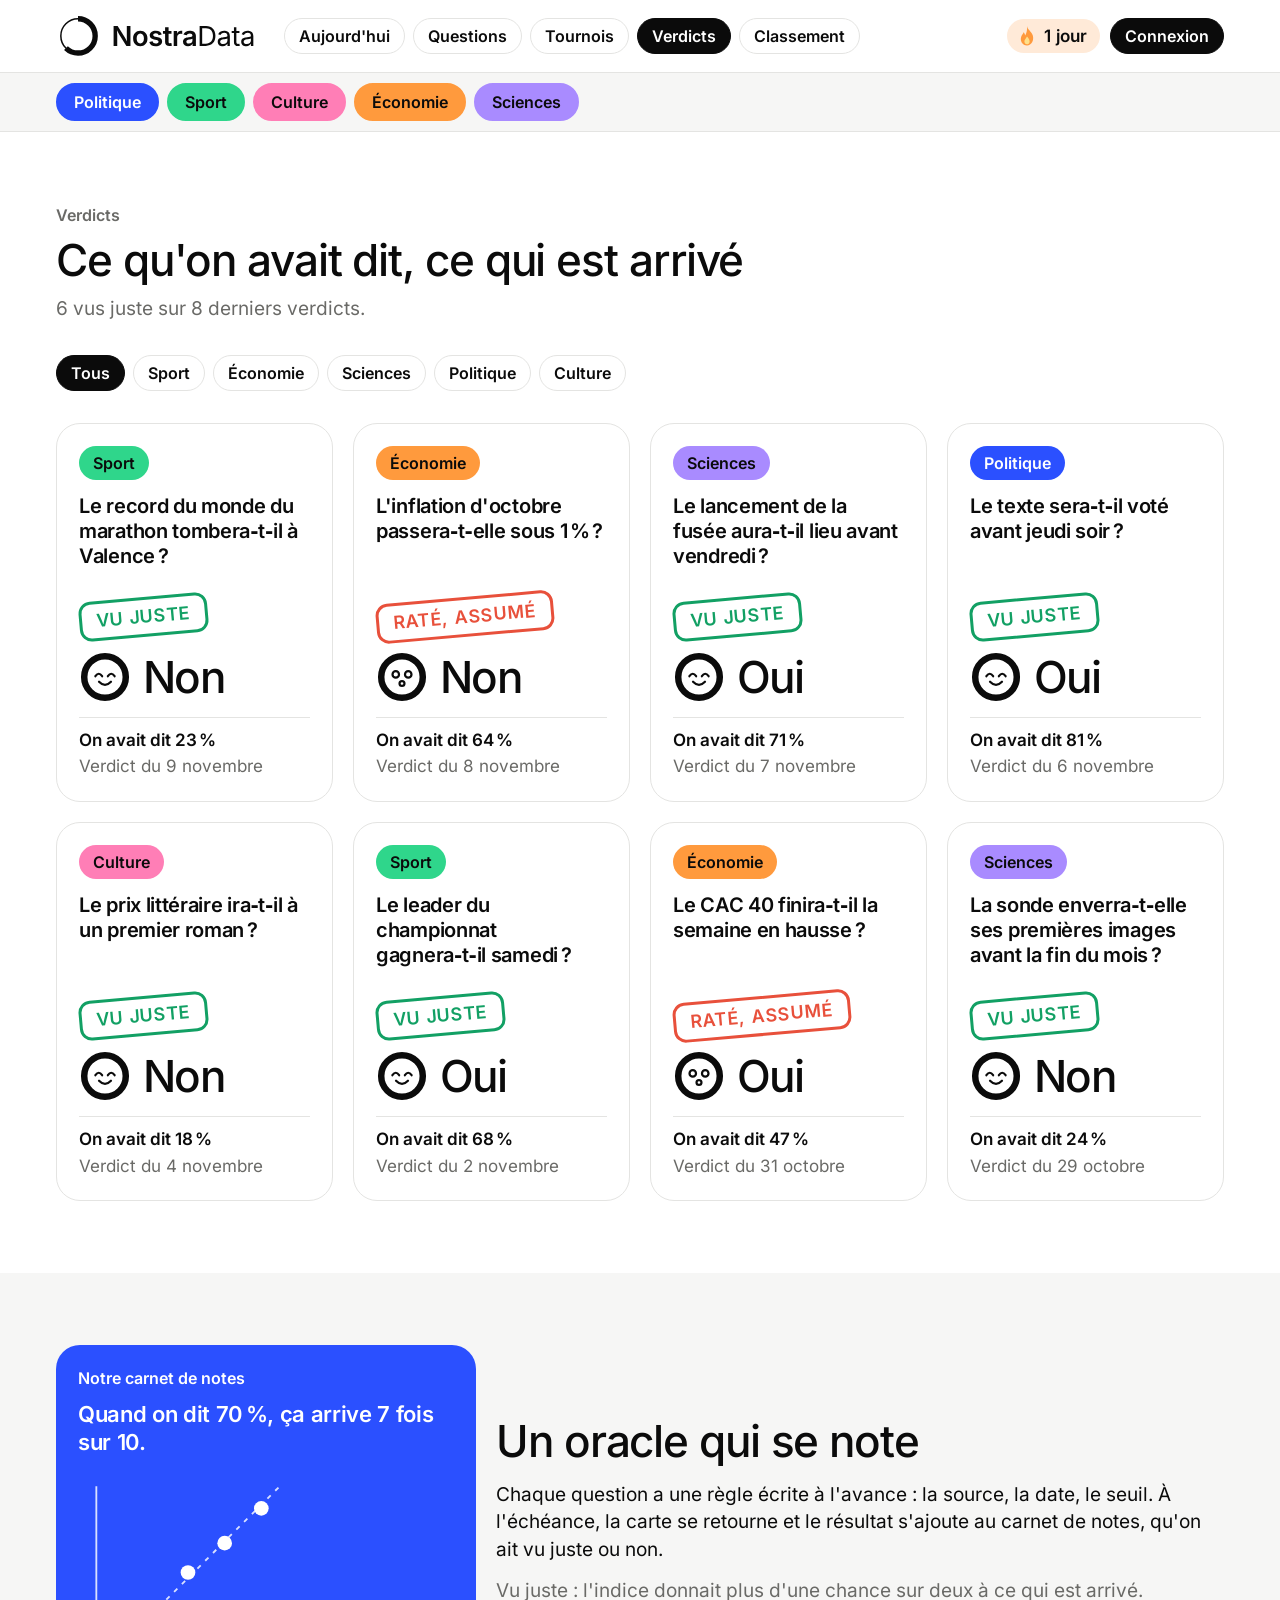
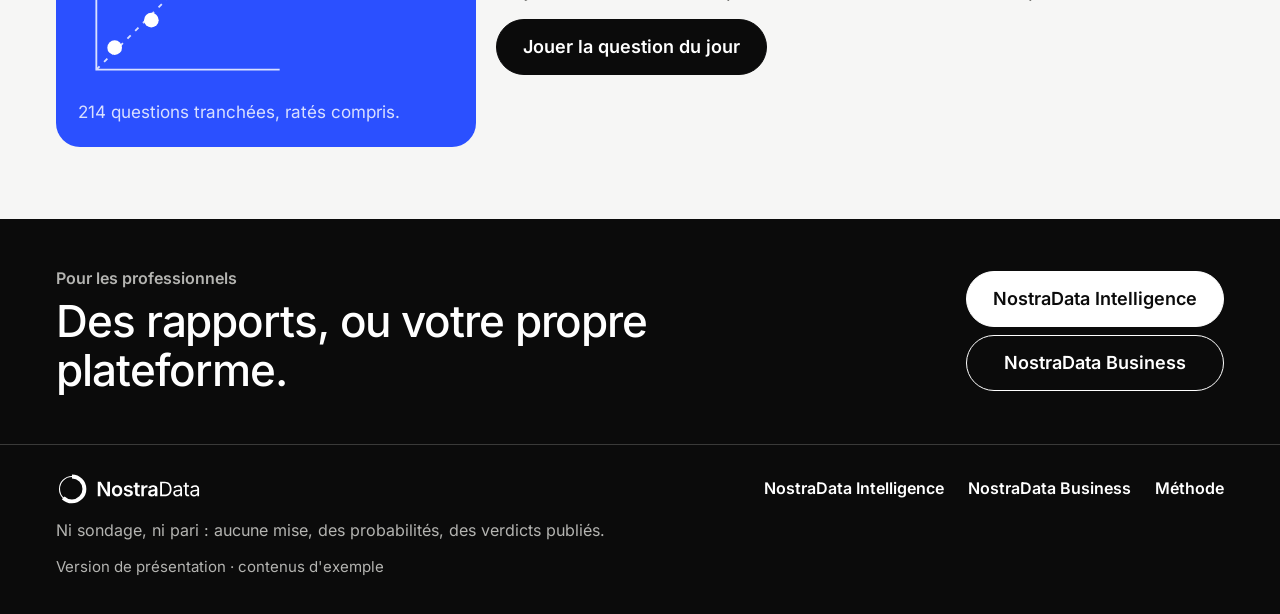
<file: verdicts.html>
<!doctype html>
<html lang="fr">
<head>
<meta charset="utf-8">
<meta name="viewport" content="width=device-width, initial-scale=1">
<title>Verdicts — NostraData</title>
<meta name="description" content="Le carnet de notes de NostraData : ce qu'on avait annoncé, ce qui est arrivé, ratés compris.">
<meta name="theme-color" content="#0B0B0B">
<link rel="icon" href="assets/img/favicon.svg" type="image/svg+xml">
<link rel="preload" href="assets/fonts/inter-latin-400-normal.woff2" as="font" type="font/woff2" crossorigin>
<link rel="preload" href="assets/fonts/inter-latin-600-normal.woff2" as="font" type="font/woff2" crossorigin>
<link rel="stylesheet" href="assets/css/style.css">
</head>
<body>
<header class="site-header">
  <div class="wrap header-row">
    <a class="brand" href="index.html" aria-label="NostraData, accueil"><img src="assets/img/logo.svg" alt="NostraData" width="200" height="44"></a>
    <nav class="tabs" aria-label="Navigation principale">
      <a class="tab" href="index.html">Aujourd'hui</a>
      <a class="tab" href="questions.html">Questions</a>
      <a class="tab" href="tournois.html">Tournois</a>
      <a class="tab is-active" href="verdicts.html" aria-current="page">Verdicts</a>
      <a class="tab" href="classement.html">Classement</a>
    </nav>
    <div class="header-right">
      <a class="streak" id="streak" href="profil.html" hidden></a>
      <a class="btn btn--petit" id="auth-link" href="connexion.html">Connexion</a>
    </div>
  </div>
  <div class="cats-bar">
    <nav class="wrap cats" id="cats" aria-label="Catégories"><a class="cat t-politique" href="questions.html?theme=politique">Politique</a><a class="cat t-sport" href="questions.html?theme=sport">Sport</a><a class="cat t-culture" href="questions.html?theme=culture">Culture</a><a class="cat t-economie" href="questions.html?theme=economie">Économie</a><a class="cat t-sciences" href="questions.html?theme=sciences">Sciences</a></nav>
  </div>
</header>
<main>
<section class="section">
  <div class="wrap stack">
    <div class="section-head">
      <div><p class="kicker">Verdicts</p><h1 class="h2">Ce qu'on avait dit, ce qui est arrivé</h1><p class="muted" id="verdicts-summary"></p></div>
    </div>
    <div class="filters" id="verdicts-filters" role="group" aria-label="Filtrer par thème"></div>
    <div class="grid" id="verdicts-list"></div>
  </div>
</section>
<section class="section section--gris">
  <div class="wrap duo-cols" style="align-items: center">
    <div style="flex: 1 1 320px; max-width: 420px" id="verdicts-calib"></div>
    <div class="stack" style="flex: 1.4 1 320px; gap: 14px">
      <h2 class="h2">Un oracle qui se note</h2>
      <p>Chaque question a une règle écrite à l'avance : la source, la date, le seuil. À l'échéance, la carte se retourne et le résultat s'ajoute au carnet de notes, qu'on ait vu juste ou non.</p>
      <p class="muted">Vu juste : l'indice donnait plus d'une chance sur deux à ce qui est arrivé.</p>
      <div><a class="btn" href="index.html">Jouer la question du jour</a></div>
    </div>
  </div>
</section>
</main>
<section class="pro" id="pro">
  <div class="wrap pro-row">
    <div>
      <p class="kicker">Pour les professionnels</p>
      <h2 class="h2">Des rapports, ou votre propre plateforme.</h2>
    </div>
    <div class="pro-actions">
      <a class="btn btn--blanc" href="intelligence.html">NostraData Intelligence</a>
      <a class="btn btn--contour-blanc" href="business.html">NostraData Business</a>
    </div>
  </div>
</section>
<footer class="site-footer">
  <div class="wrap footer-row">
    <img src="assets/img/logo-blanc.svg" alt="NostraData" width="145" height="32">
    <nav class="footer-links" aria-label="Offres professionnelles">
      <a href="intelligence.html">NostraData Intelligence</a>
      <a href="business.html">NostraData Business</a>
      <a href="methode.html">Méthode</a>
    </nav>
    <p>Ni sondage, ni pari : aucune mise, des probabilités, des verdicts publiés.</p>
    <p class="footer-note">Version de présentation · contenus d'exemple</p>
  </div>
</footer>
<script src="assets/js/data.js"></script>
<script src="assets/js/app.js"></script>
<script src="assets/js/expert.js"></script>
</body>
</html>
</file>
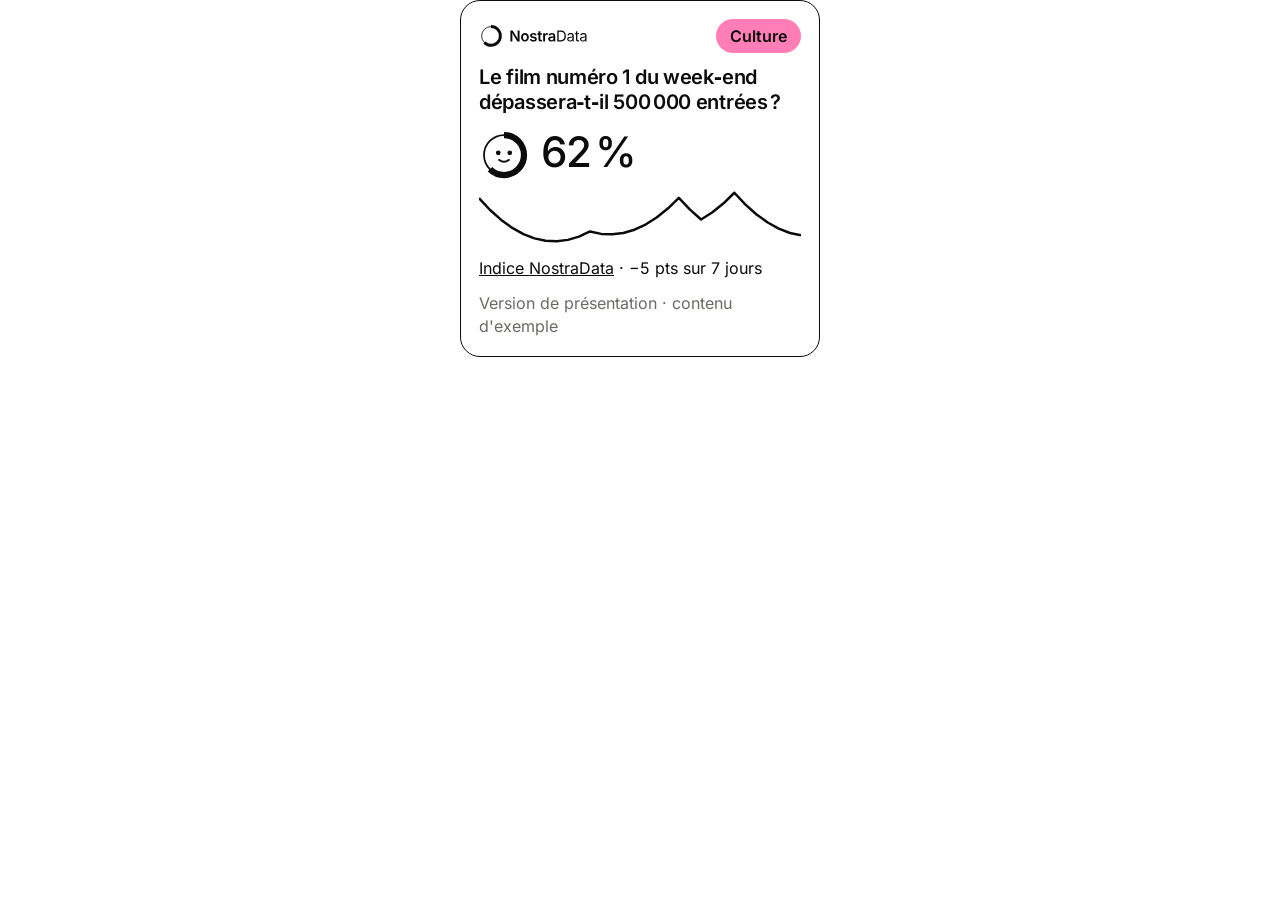
<file: widget.html>
<!doctype html>
<html lang="fr">
<head>
<meta charset="utf-8">
<meta name="viewport" content="width=device-width, initial-scale=1">
<title>Widget — NostraData</title>
<meta name="description" content="Widget NostraData à intégrer dans un article.">
<meta name="theme-color" content="#0B0B0B">
<link rel="icon" href="assets/img/favicon.svg" type="image/svg+xml">
<link rel="preload" href="assets/fonts/inter-latin-400-normal.woff2" as="font" type="font/woff2" crossorigin>
<link rel="preload" href="assets/fonts/inter-latin-600-normal.woff2" as="font" type="font/woff2" crossorigin>
<link rel="stylesheet" href="assets/css/style.css">
</head>
<body class="widget-body">
<main id="widget" class="widget"></main>
<script src="assets/js/data.js"></script>
<script src="assets/js/app.js"></script>
<script src="assets/js/expert.js"></script>
</body>
</html>
</file>
<file: assets/css/style.css>
/* NostraData — feuille de style du site
   Charte : Inter (400, 500, 600), aucun texte sous 15 px, une couleur par thème. */

@font-face { font-family: "Inter"; font-style: normal; font-weight: 400; font-display: swap; src: url("../fonts/inter-latin-400-normal.woff2") format("woff2"); }
@font-face { font-family: "Inter"; font-style: normal; font-weight: 500; font-display: swap; src: url("../fonts/inter-latin-500-normal.woff2") format("woff2"); }
@font-face { font-family: "Inter"; font-style: normal; font-weight: 600; font-display: swap; src: url("../fonts/inter-latin-600-normal.woff2") format("woff2"); }

:root {
  --encre: #0B0B0B;
  --blanc: #FFFFFF;
  --gris-50: #F6F6F5;
  --gris-200: #E4E4E2;
  --gris-600: #6A6A67;
  --gris-sombre: #B4B4B1;
  --bleu: #2B50FF;   --bleu-clair: #E8ECFF;
  --vert: #2FD68B;   --vert-clair: #DDF7EA;   --vert-texte: #12A064;
  --rose: #FF7EB6;   --rose-clair: #FFE4EF;
  --orange: #FF9A3D; --orange-clair: #FFEAD8;
  --violet: #A98BFF; --violet-clair: #EEE8FF; --violet-texte: #7A55F0;
  --corail: #FF6A55; --corail-texte: #E8503B;
  --rayon: 24px;
  --marge: 20px;
  --bloc: 40px;
}
@media (min-width: 900px) { :root { --marge: 56px; --bloc: 72px; } }

* { box-sizing: border-box; }
html { -webkit-text-size-adjust: 100%; }
body { margin: 0; background: var(--blanc); color: var(--encre); font-family: "Inter", system-ui, sans-serif; font-size: 17px; line-height: 1.45; }
@media (min-width: 900px) { body { font-size: 19px; } }
img, svg { display: block; max-width: 100%; }
h1, h2, h3, p { margin: 0; }
a { color: inherit; }
:focus-visible { outline: 3px solid var(--bleu); outline-offset: 3px; border-radius: 6px; }
[hidden] { display: none !important; }

.wrap { max-width: 1280px; margin: 0 auto; padding-left: var(--marge); padding-right: var(--marge); }
.section { padding-top: var(--bloc); padding-bottom: var(--bloc); }
.section--gris { background: var(--gris-50); }
.stack { display: flex; flex-direction: column; gap: 24px; }
@media (min-width: 900px) { .stack { gap: 32px; } }
.grid { display: grid; gap: 20px; grid-template-columns: repeat(auto-fit, minmax(250px, 1fr)); }
.muted { color: var(--gris-600); }
.small { font-size: 16px; line-height: 23px; }
.strong { font-weight: 600; }
.nowrap { white-space: nowrap; }

/* Thèmes : une couleur par thème, texte noir sauf sur le bleu */
.t-politique { --theme: var(--bleu);   --theme-texte: var(--blanc); --theme-clair: var(--bleu-clair); --theme-inverse: var(--encre); }
.t-sport     { --theme: var(--vert);   --theme-texte: var(--encre); --theme-clair: var(--vert-clair); --theme-inverse: var(--blanc); }
.t-culture   { --theme: var(--rose);   --theme-texte: var(--encre); --theme-clair: var(--rose-clair); --theme-inverse: var(--blanc); }
.t-economie  { --theme: var(--orange); --theme-texte: var(--encre); --theme-clair: var(--orange-clair); --theme-inverse: var(--blanc); }
.t-sciences  { --theme: var(--violet); --theme-texte: var(--encre); --theme-clair: var(--violet-clair); --theme-inverse: var(--blanc); }

/* Bandeau démo et en-tête */
.site-header { border-bottom: 1px solid var(--gris-200); background: var(--blanc); }
.header-row { display: flex; flex-wrap: wrap; align-items: center; justify-content: space-between; gap: 12px 28px; padding-top: 14px; padding-bottom: 14px; }
.brand img { height: 36px; width: auto; }
.header-right { display: flex; align-items: center; gap: 10px; }
@media (max-width: 440px) { .header-row { column-gap: 10px; } .brand img { height: 31px; } .header-right { gap: 8px; } }
@media (max-width: 380px) { .brand img { height: 26px; } .header-right .btn--petit { padding: 6px 11px; } }
/* Flammes : jours consécutifs de visite */
.streak { display: inline-flex; align-items: center; gap: 5px; background: var(--orange-clair); border-radius: 999px; padding: 5px 13px 5px 8px; font-size: 17px; line-height: 22px; font-weight: 600; white-space: nowrap; text-decoration: none; color: var(--encre); }
.streak:hover { box-shadow: 0 0 0 2px var(--encre); }
.streak .flame { width: 24px; height: 24px; }
.streak-label { display: none; }
@media (min-width: 600px) { .streak-label { display: inline; } }
.flame-out { fill: var(--orange); }
.flame-in { fill: #FFE08A; }
.streak--chaud .flame-out, .streak--feu .flame-out { fill: var(--corail); }
.streak--feu { background: #FFE5E0; }
.streak--feu .flame { filter: drop-shadow(0 0 4px rgba(255, 106, 85, 0.7)); }
.streak--pop .flame { animation: flamme 0.7s ease 0.3s both; transform-origin: 50% 90%; }
@keyframes flamme { 0% { transform: scale(0.6); } 55% { transform: scale(1.45) rotate(-6deg); } 100% { transform: scale(1); } }
.streak-panel { background: var(--orange-clair); border-radius: var(--rayon); padding: 22px; display: flex; flex-wrap: wrap; align-items: center; gap: 18px 36px; }
.streak-panel.streak--feu { background: #FFE5E0; }
.streak-big { display: flex; align-items: center; gap: 14px; }
.streak-big .flame { width: 76px; height: 76px; }
.streak-big .num { font-size: 60px; }
.week { display: flex; gap: 8px; }
.week-day { display: flex; flex-direction: column; align-items: center; gap: 2px; font-size: 15px; line-height: 20px; color: var(--gris-600); }
.week-day .flame { width: 34px; height: 34px; }
.week-day:not(.is-on) .flame-out { fill: var(--blanc); }
.week-day:not(.is-on) .flame-in { fill: var(--blanc); }
.week-day.is-on { color: var(--encre); font-weight: 600; }
.streak-next { flex: 1 1 260px; }
.tabs { order: 3; flex: 1 1 100%; display: flex; gap: 8px; overflow-x: auto; scrollbar-width: none; }
.tabs::-webkit-scrollbar, .cats::-webkit-scrollbar { display: none; }
@media (min-width: 900px) {
  .brand img { height: 44px; }
  .tabs { order: 0; flex: 1 1 auto; }
}
.tab { flex: 0 0 auto; text-decoration: none; font-size: 16px; line-height: 22px; font-weight: 600; padding: 6px 14px; border-radius: 999px; border: 1.5px solid var(--gris-200); background: var(--blanc); color: var(--encre); }
.tab:hover { border-color: var(--encre); }
.tab.is-active { background: var(--encre); border-color: var(--encre); color: var(--blanc); }
/* Barre des catégories : une couleur par thème */
.cats-bar { border-top: 1px solid var(--gris-200); background: var(--gris-50); }
.cats { display: flex; gap: 8px; overflow-x: auto; scrollbar-width: none; padding-top: 10px; padding-bottom: 10px; }
.cat { flex: 0 0 auto; text-decoration: none; font-size: 16px; line-height: 22px; font-weight: 600; padding: 6px 16px; border-radius: 999px; background: var(--theme); color: var(--theme-texte); border: 2px solid var(--theme); }
.cat:hover, .cat.is-active { border-color: var(--encre); }

/* Éléments de base */
.pill { display: inline-block; font-size: 16px; line-height: 22px; font-weight: 600; padding: 6px 14px; border-radius: 999px; white-space: nowrap; background: var(--encre); color: var(--blanc); }
.pill--blanc { background: var(--blanc); color: var(--encre); }
.pill--theme { background: var(--theme); color: var(--theme-texte); }
.btn { display: inline-block; cursor: pointer; text-align: center; text-decoration: none; font-family: inherit; font-size: 18px; line-height: 24px; font-weight: 600; padding: 15px 26px; border-radius: 999px; border: 1.5px solid var(--encre); background: var(--encre); color: var(--blanc); white-space: nowrap; transition: transform 0.12s ease; }
.btn:hover { transform: translateY(-1px); }
.btn:active { transform: translateY(1px); }
.btn--blanc { background: var(--blanc); color: var(--encre); border-color: var(--blanc); }
.btn--contour { background: var(--blanc); color: var(--encre); }
.btn--plein { width: 100%; white-space: normal; }
.btn--petit { font-size: 16px; line-height: 22px; padding: 6px 14px; }
.btn[disabled], .btn[aria-disabled="true"] { opacity: 0.55; cursor: default; transform: none; }
.link-btn { background: none; border: 0; padding: 0; font: inherit; color: var(--gris-600); text-decoration: underline; cursor: pointer; }
.kicker { font-size: 16px; line-height: 22px; font-weight: 600; color: var(--gris-600); }
.h2 { font-size: 30px; line-height: 1.12; font-weight: 500; letter-spacing: -0.025em; }
@media (min-width: 900px) { .h2 { font-size: 44px; } }
.section-head { display: flex; flex-wrap: wrap; align-items: flex-end; justify-content: space-between; gap: 16px; }
.section-head > div { display: flex; flex-direction: column; gap: 10px; max-width: 820px; }
.q { font-weight: 600; letter-spacing: -0.015em; font-size: 20px; line-height: 1.25; }
.num { font-weight: 500; letter-spacing: -0.035em; line-height: 1; white-space: nowrap; }
.stamp { display: inline-block; transform: rotate(-5deg); border: 3px solid currentColor; border-radius: 12px; padding: 6px 14px; font-size: 18px; line-height: 22px; font-weight: 600; letter-spacing: 0.04em; text-transform: uppercase; white-space: nowrap; }
.stamp--juste { color: var(--vert-texte); }
.stamp--rate { color: var(--corail-texte); }
.stamp--foule { color: var(--violet-texte); transform: rotate(-3deg); }

/* Question du jour */
.hero { background: var(--theme); color: var(--theme-texte); }
.hero-row { display: flex; flex-wrap: wrap; align-items: center; justify-content: space-between; gap: 28px; padding-top: 36px; padding-bottom: 36px; }
@media (min-width: 900px) { .hero-row { gap: 56px; padding-top: 64px; padding-bottom: 64px; } }
.hero-text { flex: 999 1 420px; min-width: 0; display: flex; flex-direction: column; gap: 16px; }
.hero-pills { display: flex; flex-wrap: wrap; gap: 8px; }
.hero h1 { font-size: 33px; line-height: 1.08; font-weight: 600; letter-spacing: -0.03em; }
@media (min-width: 900px) { .hero h1 { font-size: 54px; } }
.hero-meta { display: flex; flex-wrap: wrap; gap: 6px 22px; }
.defi-banner { background: var(--encre); color: var(--blanc); border-radius: 16px; padding: 12px 18px; font-weight: 600; align-self: flex-start; }

.play { flex: 1 1 300px; min-width: 0; max-width: 460px; background: var(--blanc); color: var(--encre); border-radius: 28px; padding: 22px; display: flex; flex-direction: column; gap: 18px; }
@media (min-width: 900px) { .play { flex-basis: 420px; padding: 30px; } }
.play-label { font-size: 16px; line-height: 22px; font-weight: 600; }
.gauge { display: flex; align-items: center; gap: 18px; }
.gauge-face { flex: 0 0 auto; width: 92px; height: 92px; }
.gauge .num { font-size: 68px; }
@media (min-width: 900px) { .gauge-face { width: 108px; height: 108px; } .gauge .num { font-size: 84px; } }
.face svg { width: 100%; height: 100%; }
.face .arc { transition: stroke-dasharray 0.25s ease; }

.slider { -webkit-appearance: none; appearance: none; width: 100%; height: 36px; margin: 0; background: transparent; cursor: pointer; --val: 50%; }
.slider::-webkit-slider-runnable-track { height: 8px; border-radius: 4px; background: linear-gradient(to right, var(--encre) var(--val), var(--gris-200) var(--val)); }
.slider::-moz-range-track { height: 8px; border-radius: 4px; background: var(--gris-200); }
.slider::-moz-range-progress { height: 8px; border-radius: 4px; background: var(--encre); }
.slider::-webkit-slider-thumb { -webkit-appearance: none; appearance: none; width: 36px; height: 36px; margin-top: -14px; border-radius: 50%; background: var(--blanc); border: 3px solid var(--encre); }
.slider::-moz-range-thumb { width: 30px; height: 30px; border-radius: 50%; background: var(--blanc); border: 3px solid var(--encre); }

/* Révélation */
.reveal { display: flex; flex-direction: column; gap: 16px; animation: apparition 0.35s ease; }
.reveal:focus { outline: none; }
.duo { display: flex; gap: 10px; }
.duo > div { flex: 1 1 0; display: flex; flex-direction: column; align-items: center; gap: 6px; text-align: center; }
.duo .face { width: 84px; height: 84px; }
.duo .num { font-size: 40px; }
.duo .moi { color: #E0458A; }
.reveal-stamp { display: flex; justify-content: center; min-height: 40px; }
.rows > div { display: flex; justify-content: space-between; gap: 12px; padding: 8px 0; border-top: 1px solid var(--gris-200); font-size: 16px; line-height: 23px; }
.rows > div > span:first-child { color: var(--gris-600); }
.rows > div > span:last-child { font-weight: 600; text-align: right; }
.share-status { min-height: 23px; }
@keyframes apparition { from { opacity: 0; transform: translateY(8px); } to { opacity: 1; transform: none; } }
@keyframes tampon { from { opacity: 0; transform: scale(1.6) rotate(-12deg); } to { opacity: 1; } }
.reveal .stamp { animation: tampon 0.3s ease 0.2s both; }

/* Les trois temps */
.steps { padding-top: 28px; }
@media (min-width: 900px) { .steps { padding-top: 40px; } }
.step { display: flex; align-items: center; gap: 16px; border-radius: var(--rayon); padding: 22px; }
.step .face { flex: 0 0 auto; width: 64px; height: 64px; }
.step h3 { font-size: 22px; line-height: 1.25; font-weight: 600; letter-spacing: -0.015em; }
.step p { font-size: 17px; line-height: 1.45; }
.step--1 { background: var(--rose-clair); } .step--2 { background: var(--violet-clair); } .step--3 { background: var(--vert-clair); } .step--4 { background: var(--orange-clair); }

/* Cartes de verdict */
.card { background: var(--blanc); border-radius: var(--rayon); padding: 22px; display: flex; flex-direction: column; gap: 14px; }
.section:not(.section--gris) .card { border: 1px solid var(--gris-200); }
.card .spacer { flex: 1 1 0; }
.card .result { display: flex; align-items: center; gap: 12px; }
.card .result .face { flex: 0 0 auto; width: 52px; height: 52px; }
.card .result .num { font-size: 44px; }
.card .said { border-top: 1px solid var(--gris-200); padding-top: 10px; display: flex; flex-direction: column; gap: 2px; font-size: 17px; }
.calib { background: var(--bleu); color: var(--blanc); border-radius: var(--rayon); padding: 22px; display: flex; flex-direction: column; gap: 12px; }
.calib .kicker { color: var(--blanc); }
.calib h3 { font-size: 22px; line-height: 1.25; font-weight: 600; letter-spacing: -0.015em; }
.calib svg { max-width: 220px; width: 100%; }
.calib p { color: #D9E0FF; font-size: 17px; }
.filters { display: flex; flex-wrap: wrap; gap: 8px; }
.filter { cursor: pointer; font-family: inherit; font-size: 16px; line-height: 22px; font-weight: 600; padding: 6px 14px; border-radius: 999px; border: 1.5px solid var(--gris-200); background: var(--blanc); color: var(--encre); }
.filter[aria-pressed="true"] { background: var(--encre); border-color: var(--encre); color: var(--blanc); }

/* Classement */
.duo-cols { display: flex; flex-wrap: wrap; gap: 20px; }
.board { flex: 1.3 1 340px; min-width: 0; background: var(--gris-50); border-radius: 28px; padding: 22px; display: flex; flex-direction: column; gap: 16px; }
@media (min-width: 900px) { .board { padding: 28px; } }
.podium { display: flex; align-items: flex-end; gap: 10px; width: 100%; max-width: 420px; align-self: center; }
.podium > div { flex: 1 1 0; min-width: 0; display: flex; flex-direction: column; align-items: center; gap: 6px; }
.podium .face { width: 54px; height: 54px; }
.podium .name { text-decoration: none; font-size: 16px; line-height: 22px; font-weight: 600; max-width: 100%; overflow: hidden; text-overflow: ellipsis; white-space: nowrap; }
.podium .plinth { width: 100%; border-radius: 14px 14px 0 0; display: flex; flex-direction: column; align-items: center; justify-content: center; }
.podium .plinth .num { font-size: 34px; }
.podium .plinth span:last-child { font-size: 16px; line-height: 20px; font-weight: 600; }
.p1 .plinth { height: 96px; background: var(--orange); } .p2 .plinth { height: 70px; background: var(--violet); } .p3 .plinth { height: 54px; background: var(--rose); }
.rank-list { list-style: none; margin: 0; padding: 0; display: flex; flex-direction: column; gap: 2px; }
.rank-list li { display: flex; align-items: center; gap: 12px; padding: 10px 14px; border-radius: 14px; }
.rank-list li.me { background: var(--bleu-clair); }
.rank-list .rank { flex: 0 0 38px; font-weight: 600; font-size: 17px; }
.rank-list .who { flex: 1 1 0; min-width: 0; }
.rank-list .who .name { font-weight: 600; font-size: 17px; line-height: 24px; text-decoration: none; }
.rank-list .who .name:hover, .podium a.name:hover { text-decoration: underline; }
.rank-list .who .title { font-size: 16px; line-height: 22px; color: var(--gris-600); }
.rank-list .score { font-weight: 600; font-size: 19px; }
.defi { flex: 1 1 300px; min-width: 0; background: var(--orange); border-radius: 28px; padding: 22px; display: flex; flex-direction: column; gap: 14px; }
@media (min-width: 900px) { .defi { padding: 28px; } }
.defi-top { display: flex; align-items: center; justify-content: space-between; }
.defi-top img { height: 26px; width: auto; }
.defi h3 { font-size: 30px; line-height: 1.2; font-weight: 600; letter-spacing: -0.015em; }
@media (min-width: 900px) { .defi h3 { font-size: 36px; } }
.defi .spacer { flex: 1 1 0; }

/* Espace pro et pied de page (registre institut : noir et blanc) */
.pro { background: var(--encre); color: var(--blanc); }
.pro-row { display: flex; flex-wrap: wrap; align-items: center; justify-content: space-between; gap: 20px; padding-top: 36px; padding-bottom: 36px; }
@media (min-width: 900px) { .pro-row { padding-top: 48px; padding-bottom: 48px; } }
.pro-row > div { display: flex; flex-direction: column; gap: 8px; max-width: 760px; }
.pro .kicker { color: var(--gris-sombre); }
.site-footer { background: var(--encre); color: var(--gris-sombre); border-top: 1px solid #3A3A39; font-size: 16px; line-height: 23px; }
.footer-row { display: flex; flex-wrap: wrap; align-items: center; justify-content: space-between; gap: 14px 32px; padding-top: 28px; padding-bottom: 36px; }
.footer-row img { height: 32px; width: auto; }

/* Pastilles supplémentaires */
.pill--inverse { background: var(--theme-texte); color: var(--theme-inverse); }
.pill--contour { background: transparent; color: inherit; border: 1.5px solid currentColor; padding: 4.5px 12.5px; text-decoration: none; }
.h3 { font-size: 26px; line-height: 1.2; font-weight: 600; letter-spacing: -0.015em; }
.hero-lead { font-size: 20px; line-height: 1.45; max-width: 620px; }
.grid--large { grid-template-columns: repeat(auto-fit, minmax(290px, 1fr)); }

/* Jouer : formulaire commun aux quatre types de questions */
.play-form { display: flex; flex-direction: column; gap: 18px; }
.gauge .num--texte, .num--texte { font-size: 34px; line-height: 1.1; white-space: normal; letter-spacing: -0.025em; }
@media (min-width: 900px) { .gauge .num--texte { font-size: 40px; } }
.options { border: 0; margin: 0; padding: 0; display: flex; flex-direction: column; gap: 8px; min-width: 0; }
.options legend { padding: 0; margin-bottom: 10px; }
.option { position: relative; display: block; cursor: pointer; }
.option input { position: absolute; opacity: 0; inset: 0; width: 100%; height: 100%; margin: 0; cursor: pointer; }
.option span { display: block; border: 1.5px solid var(--gris-200); border-radius: 14px; padding: 11px 16px; font-weight: 500; font-size: 17px; line-height: 24px; }
.option:hover span { border-color: var(--encre); }
.option input:checked + span { background: var(--encre); border-color: var(--encre); color: var(--blanc); font-weight: 600; }
.option input:focus-visible + span { outline: 3px solid var(--bleu); outline-offset: 3px; }

/* Révélation : choix multiple */
.bars { display: flex; flex-direction: column; gap: 10px; }
.bar-top { display: flex; justify-content: space-between; gap: 12px; font-size: 16px; line-height: 23px; }
.bar-top span:last-child { font-weight: 600; }
.bar-track { height: 14px; border-radius: 7px; background: var(--gris-50); overflow: hidden; }
.bar-fill { height: 100%; border-radius: 7px; background: var(--gris-200); }
.bar.is-me .bar-top { font-weight: 600; color: #C23274; }
.bar.is-me .bar-fill { background: var(--rose); }

/* Révélation : chiffre et date */
.scale { position: relative; height: 44px; margin: 6px 12px 0; }
.scale::before { content: ""; position: absolute; left: -12px; right: -12px; top: 18px; height: 8px; border-radius: 4px; background: var(--gris-200); }
.scale-range { position: absolute; top: 18px; height: 8px; background: var(--violet); border-radius: 4px; }
.scale-mark { position: absolute; top: 9px; width: 26px; height: 26px; margin-left: -13px; border-radius: 50%; box-sizing: border-box; }
.scale-index { background: var(--encre); }
.scale-me { background: var(--blanc); border: 5px solid #E0458A; }
.scale-ends { display: flex; justify-content: space-between; gap: 12px; }
.scale-legend { display: flex; flex-wrap: wrap; gap: 6px 16px; }
.scale-legend span { display: inline-flex; align-items: center; gap: 6px; }
.lg { display: inline-block; width: 14px; height: 14px; border-radius: 50%; }
.lg-me { border: 4px solid #E0458A; box-sizing: border-box; } .lg-index { background: var(--encre); } .lg-range { background: var(--violet); border-radius: 4px; width: 22px; height: 8px; }

/* Cartes de question et de tournoi */
.qcard, .tcard { display: flex; flex-direction: column; gap: 14px; text-decoration: none; background: var(--theme); color: var(--theme-texte); border-radius: var(--rayon); padding: 22px; min-height: 250px; transition: transform 0.12s ease; }
.qcard:hover, .tcard:hover { transform: translateY(-3px); }
.qcard .spacer, .tcard .spacer { flex: 1 1 0; }
.qcard-top { display: flex; align-items: center; justify-content: space-between; gap: 8px; }
.qcard-index { display: flex; align-items: center; gap: 12px; }
.qcard-index .face { flex: 0 0 auto; width: 56px; height: 56px; }
.qcard-index .num { font-size: 46px; }
.qcard-index .num--texte { font-size: 26px; line-height: 1.15; }
.qcard-foot { display: flex; justify-content: space-between; gap: 12px; border-top: 1px solid currentColor; padding-top: 10px; }
.tcard h3 { font-size: 30px; line-height: 1.12; font-weight: 600; letter-spacing: -0.02em; }
.tcard-meta { display: flex; flex-direction: column; gap: 2px; }
.tcard--avenir { background: var(--theme-clair); color: var(--encre); }
.tcard--avenir .pill--inverse { background: var(--encre); color: var(--blanc); }
.progress { display: flex; gap: 5px; }
.progress span { flex: 1 1 0; height: 10px; border-radius: 5px; background: var(--gris-200); }
.progress span.is-open { background: var(--encre); }
.rule-box { background: var(--violet-clair); border-radius: var(--rayon); padding: 22px; display: flex; flex-direction: column; gap: 8px; }
.board--blanc { background: var(--blanc); flex: 0 1 auto; max-width: 760px; }

/* Connexion */
.auth { display: flex; flex-wrap: wrap; align-items: stretch; gap: 20px; }
.auth-pitch { flex: 1 1 320px; background: var(--violet); border-radius: 28px; padding: 28px; display: flex; flex-direction: column; gap: 18px; }
.auth-pitch .face { width: 96px; height: 96px; }
.ticks { list-style: none; margin: 0; padding: 0; display: flex; flex-direction: column; gap: 12px; }
.ticks li { position: relative; padding-left: 26px; }
.ticks li::before { content: ""; position: absolute; left: 0; top: 0.5em; width: 12px; height: 12px; border-radius: 50%; background: var(--encre); }
.auth-card { flex: 1 1 340px; max-width: 520px; border: 1.5px solid var(--encre); border-radius: 28px; padding: 28px; display: flex; flex-direction: column; gap: 18px; }
.fields { display: flex; flex-direction: column; gap: 16px; }
.field { display: flex; flex-direction: column; gap: 6px; }
.field label { font-weight: 600; font-size: 17px; }
.field input { font: inherit; font-size: 18px; line-height: 26px; padding: 12px 16px; border: 1.5px solid var(--gris-200); border-radius: 14px; background: var(--blanc); color: var(--encre); width: 100%; }
.field input:hover { border-color: var(--encre); }
.field input:focus-visible { outline: 3px solid var(--bleu); outline-offset: 2px; border-color: var(--encre); }
.demo-note { background: var(--gris-50); border-radius: 14px; padding: 12px 16px; }

/* Classement par catégorie : filtres colorés */
.filter[class*="t-"] { border-color: var(--theme); }
.filter[class*="t-"][aria-pressed="true"] { background: var(--theme); border-color: var(--theme); color: var(--theme-texte); }

/* Profil public */
.pill--gris { background: var(--gris-50); color: var(--encre); }
.profile-head { display: flex; flex-wrap: wrap; align-items: center; gap: 20px 28px; }
.profile-face { flex: 0 0 auto; width: 104px; height: 104px; }
@media (min-width: 900px) { .profile-face { width: 132px; height: 132px; } }
.profile-id { flex: 1 1 260px; min-width: 0; display: flex; flex-direction: column; gap: 10px; }
.profile-id .h2 { overflow-wrap: anywhere; }
.profile-actions { display: flex; flex-direction: column; gap: 6px; align-items: flex-start; }
.tiles { display: grid; gap: 16px; grid-template-columns: repeat(auto-fit, minmax(200px, 1fr)); }
.tile { background: var(--gris-50); border-radius: var(--rayon); padding: 20px 22px; display: flex; flex-direction: column; gap: 6px; }
.tile .num { font-size: 52px; }
.profile-calib { flex: 1 1 300px; max-width: 420px; display: flex; }
.profile-calib .calib { flex: 1 1 auto; }
.cat-rows { display: flex; flex-direction: column; gap: 16px; }
.cat-row { display: flex; flex-direction: column; gap: 8px; }
.cat-top { display: flex; align-items: center; gap: 12px; }
.cat-top .score { margin-left: auto; font-weight: 600; font-size: 22px; }
.cat-row .bar-track { background: var(--blanc); }
.cat-row .bar-fill { background: var(--theme); }
.tour-rows { display: flex; flex-direction: column; gap: 10px; max-width: 760px; }
.tour-row { display: flex; flex-wrap: wrap; align-items: center; gap: 10px 16px; text-decoration: none; border: 1px solid var(--gris-200); border-radius: 16px; padding: 12px 16px; }
.tour-row:hover { border-color: var(--encre); }
.tour-row .muted { margin-left: auto; }

/* Offres professionnelles (registre institut : noir, blanc, un seul bleu) */
.pro-actions { display: flex; flex-wrap: wrap; gap: 12px; }
.btn--contour-blanc { background: transparent; color: var(--blanc); border-color: var(--blanc); }
.footer-links { display: flex; flex-wrap: wrap; gap: 8px 24px; }
.footer-links a { color: var(--blanc); font-weight: 600; text-decoration: none; }
.footer-links a:hover { text-decoration: underline; }
.footer-note { flex: 1 1 100%; font-size: 15px; line-height: 22px; }
.inst-hero { background: var(--encre); color: var(--blanc); padding: 48px 0; }
@media (min-width: 900px) { .inst-hero { padding: 88px 0; } }
.inst-hero .kicker { color: var(--gris-sombre); }
.inst-hero h1 { font-size: 36px; line-height: 1.06; font-weight: 500; letter-spacing: -0.03em; max-width: 900px; }
@media (min-width: 900px) { .inst-hero h1 { font-size: 64px; } }
.offer { border: 1px solid var(--gris-200); border-radius: var(--rayon); padding: 24px; display: flex; flex-direction: column; gap: 12px; background: var(--blanc); }
.institut .ticks li::before { background: var(--bleu); }
.sim { display: flex; flex-wrap: wrap; gap: 20px; align-items: flex-start; }
.sim-form { flex: 1 1 340px; min-width: 0; background: var(--blanc); border-radius: 28px; padding: 24px; }
.sim-out { flex: 1 1 320px; min-width: 0; background: var(--encre); color: var(--blanc); border-radius: 28px; padding: 28px; display: flex; flex-direction: column; gap: 12px; position: sticky; top: 16px; }
.sim-out .kicker { color: var(--gris-sombre); }
.sim-amount { font-size: 64px; }
.rows--sombre > div { border-top-color: #3A3A39; }
.rows--sombre > div > span:first-child { color: var(--gris-sombre); }
.field select { font: inherit; font-size: 18px; line-height: 26px; padding: 12px 16px; border: 1.5px solid var(--gris-200); border-radius: 14px; background: var(--blanc); color: var(--encre); width: 100%; }
.field select:hover { border-color: var(--encre); }
.btn[aria-disabled="true"]:hover { transform: none; }

/* ---------- Outil d'analyse (page question) ---------- */
.stack-s { display: flex; flex-direction: column; gap: 16px; }
.xgrid { display: grid; gap: 20px; grid-template-columns: minmax(0, 1fr); align-items: start; }
@media (min-width: 1000px) { .xgrid { grid-template-columns: minmax(0, 1.9fr) minmax(0, 1fr); } }
.panel { border: 1px solid var(--gris-200); border-radius: var(--rayon); padding: 22px; display: flex; flex-direction: column; gap: 14px; background: var(--blanc); min-width: 0; }
.panel-head { display: flex; flex-wrap: wrap; align-items: center; justify-content: space-between; gap: 10px 16px; }
.panel a, .muted a { color: inherit; }
.tiles .tile .num { overflow-wrap: anywhere; white-space: normal; }
#x-stats { grid-template-columns: repeat(auto-fit, minmax(150px, 1fr)); }
#x-stats .tile .num { font-size: 30px; line-height: 1.1; letter-spacing: -0.025em; }
@media (min-width: 900px) { #x-stats .tile .num { font-size: 34px; } }

.chart { display: flex; gap: 10px; }
.chart-y { flex: 0 0 auto; max-width: 96px; display: flex; flex-direction: column; justify-content: space-between; text-align: right; font-size: 15px; line-height: 18px; color: var(--gris-600); }
.chart-plot { position: relative; flex: 1 1 0; min-width: 0; height: 200px; border-left: 1px solid var(--gris-200); border-bottom: 1px solid var(--gris-200); }
@media (min-width: 900px) { .chart-plot { height: 260px; } }
.chart-plot svg { position: absolute; inset: 0; width: 100%; height: 100%; overflow: visible; }
.chart-end, .chart-mark { position: absolute; width: 14px; height: 14px; margin: -7px 0 0 -7px; border-radius: 50%; }
.chart-end { right: -7px; margin-left: 0; background: var(--encre); }
.chart-mark { background: var(--blanc); border: 4px solid #E0458A; box-sizing: border-box; }
.chart-x { display: flex; justify-content: space-between; gap: 12px; font-size: 15px; line-height: 20px; color: var(--gris-600); }
.chart-legend { display: flex; flex-wrap: wrap; gap: 6px 18px; }
.chart-legend span { display: inline-flex; align-items: center; gap: 6px; }
.lg-line { width: 22px; height: 4px; border-radius: 2px; background: var(--encre); }
.histo { display: flex; align-items: flex-end; gap: 4px; height: 110px; border-bottom: 1px solid var(--gris-200); }
.histo span { flex: 1 1 0; background: var(--gris-200); border-radius: 4px 4px 0 0; }
.histo span.is-me { background: var(--rose); }
.voices { display: flex; flex-direction: column; gap: 12px; }
.voice .bar-fill { background: var(--gris-200); }
.voice--index { border-top: 1px solid var(--gris-200); padding-top: 12px; }
.voice--index .bar-top { font-weight: 600; }
.voice--index .bar-fill { background: var(--encre); }

.checks { display: flex; flex-direction: column; gap: 10px; }
.check { display: flex; align-items: center; gap: 10px; cursor: pointer; font-size: 17px; }
.check input { width: 22px; height: 22px; margin: 0; accent-color: var(--encre); flex: 0 0 auto; }
.args { display: flex; flex-direction: column; gap: 12px; }
.arg { background: var(--gris-50); border-radius: 18px; padding: 16px 18px; display: flex; flex-direction: column; gap: 10px; align-items: flex-start; }
.arg-head { display: flex; flex-wrap: wrap; align-items: center; gap: 8px 12px; }
.arg .pill { font-size: 15px; line-height: 20px; padding: 4px 12px; }
.arg .pill--gris { background: var(--blanc); }
.arg-actions { display: flex; flex-wrap: wrap; align-items: center; gap: 12px 20px; }
.field textarea { font: inherit; font-size: 17px; line-height: 25px; padding: 12px 16px; border: 1.5px solid var(--gris-200); border-radius: 14px; background: var(--blanc); color: var(--encre); width: 100%; resize: vertical; }
.field textarea:hover { border-color: var(--encre); }
.field textarea[readonly] { background: var(--gris-50); font-size: 15px; line-height: 21px; word-break: break-all; }

/* ---------- Questions : barre d'outils et tableau ---------- */
.toolbar { display: flex; flex-wrap: wrap; gap: 16px; }
.toolbar .field { flex: 1 1 240px; max-width: 420px; }
.table-wrap { overflow-x: auto; border: 1px solid var(--gris-200); border-radius: var(--rayon); }
.qtable { width: 100%; border-collapse: collapse; font-size: 17px; }
.qtable th { text-align: left; font-size: 16px; font-weight: 600; color: var(--gris-600); padding: 14px 18px; background: var(--gris-50); white-space: nowrap; }
.qtable td { padding: 14px 18px; border-top: 1px solid var(--gris-200); vertical-align: top; }
.qtable td:first-child a { font-weight: 600; text-decoration: none; }
.qtable td:first-child a:hover { text-decoration: underline; }
.qtable .pill { font-size: 15px; line-height: 20px; padding: 3px 11px; margin-top: 6px; }
.qtable td:not(:first-child) { white-space: nowrap; }
.col-wide { display: none; }
@media (min-width: 800px) { .col-wide { display: table-cell; } }
.propose { max-width: 720px; }

/* ---------- Calibration et widget ---------- */
.calib-box { max-width: 860px; margin: 0 auto; border: 1.5px solid var(--encre); border-radius: 28px; padding: 24px; }
@media (min-width: 900px) { .calib-box { padding: 40px; } }
.calib-box .rows > div > span:first-child { color: var(--encre); }
.calib-box .rows > div > span:last-child { flex: 0 0 auto; white-space: nowrap; }
.widget-body { background: transparent; }
.widget { max-width: 360px; margin: 0 auto; background: var(--blanc); border: 1.5px solid var(--encre); border-radius: 20px; padding: 18px; display: flex; flex-direction: column; gap: 12px; }
.widget .qcard-top img { height: 24px; width: auto; }
.widget svg { width: 100%; height: 56px; }
.widget .qcard-index .face { width: 50px; height: 50px; }
.widget .qcard-index .num { font-size: 42px; }
.widget .qcard-index .num--texte { font-size: 24px; }

@media (prefers-reduced-motion: reduce) {
  * { animation: none !important; transition: none !important; }
}
</file>
